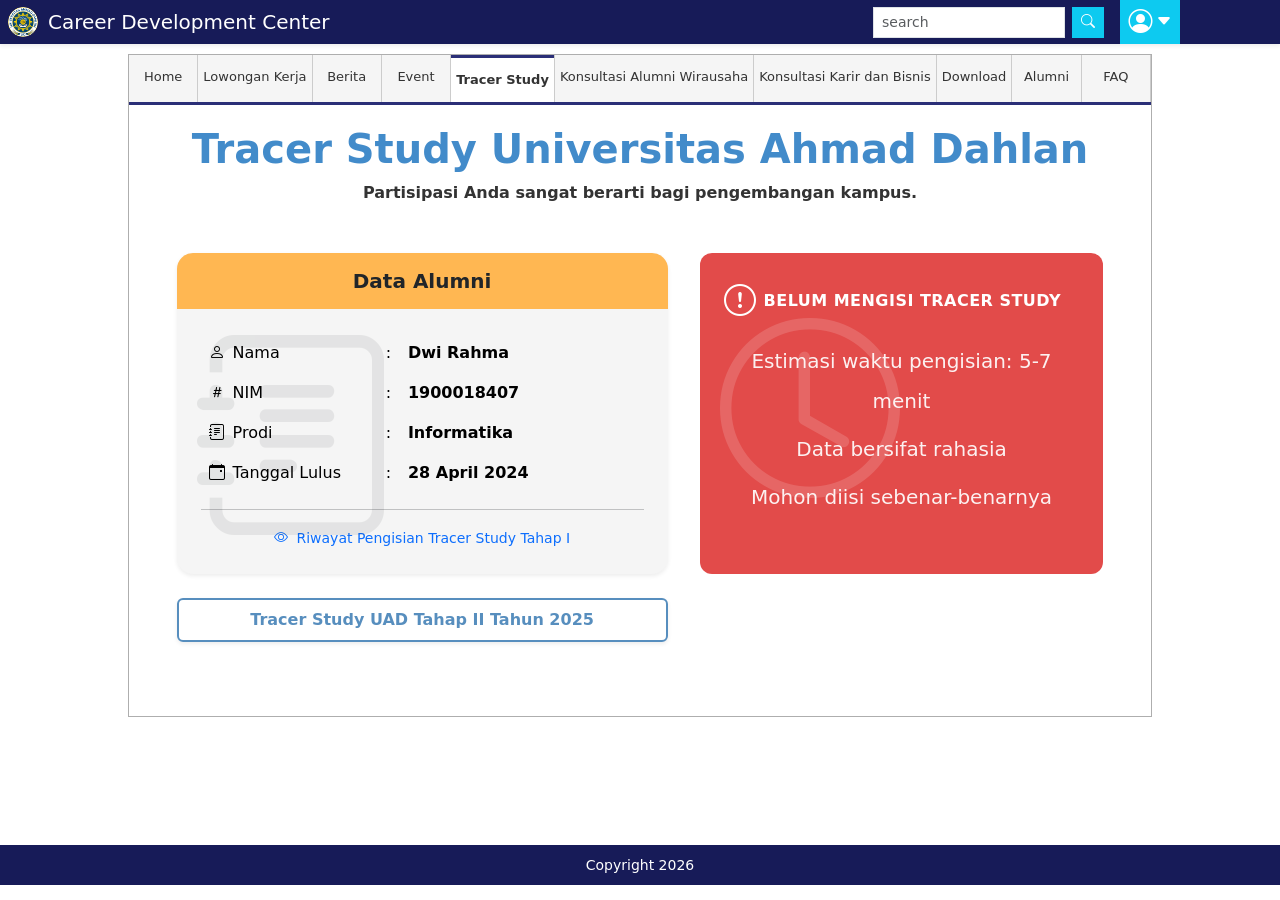
<file: index.html>
<!DOCTYPE html>
<html lang="en">

<head>
    <meta charset="UTF-8">
    <meta name="viewport" content="width=device-width, initial-scale=1.0">
    <title>Tracer Study UAD Tahap II</title>
    <link rel="preconnect" href="https://fonts.googleapis.com">
    <link rel="preconnect" href="https://fonts.gstatic.com" crossorigin>
    <link href="https://fonts.googleapis.com/css2?family=Libre+Baskerville:ital,wght@0,400;0,700;1,400&family=Open+Sans:ital,wght@0,300..800;1,300..800&display=swap" rel="stylesheet">
    <link href="https://cdn.jsdelivr.net/npm/bootstrap@5.3.0/dist/css/bootstrap.min.css" rel="stylesheet">
    <link rel="stylesheet" href="https://cdn.jsdelivr.net/npm/bootstrap-icons@1.11.0/font/bootstrap-icons.css">
    <link rel="stylesheet" href="style.css">
</head>

<body>
    <!-- navigation bar cdc -->
    <nav class="navbar custom-navbar shadow-sm p-0 navbar-expand-lg">
        <div class="container-fluid p-0 ps-2">
            <a class="navbar-brand text-white d-flex align-items-center" href="#">
                <img src="asset/Logo-UAD-Berwarna.png" alt="logo" class="navbar-logo">
                <span class="fw-light d-none d-md-inline">Career Development Center</span>
                <span class="fw-light d-inline d-md-none">CDC</span>
            </a>

            <button class="navbar-toggler border-0 d-md-none me-3 my-custom-toggler" type="button" data-bs-toggle="collapse" style="background-color: #25CCF7;" data-bs-target="#navbarContent">
                <i class="bi bi-list text-white"></i>
            </button>

            <div class="d-flex align-items-center h-100 gap-3 d-none d-md-flex">
                <div class="input-group search-box">
                    <input type="text" class="form-control form-control-sm rounded-0" placeholder="search">
                    <button class="btn btn-info btn-sm text-white rounded-0" type="button"><i class="bi bi-search"></i></button>
                </div>
                <div class="profile-dropdown bg-info rounded-cube px-2 py-1 d-flex align-items-center gap-1">
                    <i class="bi bi-person-circle text-white fs-4"></i>
                    <i class="bi bi-caret-down-fill text-white"></i>
                </div>
            </div>
        </div>
    </nav>

    <div class="container-tab">
        <!-- menu bar cdc -->
        <div class="collapse navbar-collapse" id="navbarContent">
            <div class="menu-bar">
                <ul class="menu-list">
                    <li class="nav-item"><a href="#">Home</a></li>
                    <li class="nav-item"><a href="#">Lowongan Kerja</a></li>
                    <li class="nav-item"><a href="#">Berita</a></li>
                    <li class="nav-item"><a href="#">Event</a></li>
                    <li class="nav-item"><a class="active" href="#">Tracer Study</a></li>
                    <li class="nav-item"><a href="#">Konsultasi Alumni Wirausaha</a></li>
                    <li class="nav-item"><a href="#">Konsultasi Karir dan Bisnis</a></li>
                    <li class="nav-item"><a href="#">Download</a></li>
                    <li class="nav-item"><a href="#">Alumni</a></li>
                    <li class="nav-item"><a href="#">FAQ</a></li>
                </ul>
            </div>
        </div>
        <div class="text-center mb-5">
            <h1 class="text-primary-dark fw-bold" style="color: #428BCA">Tracer Study Universitas Ahmad Dahlan</h1>
            <p class="fw-bold" style="color: #333333">Partisipasi Anda sangat berarti bagi pengembangan kampus.</p>
        </div>

        <!-- bagian card -->
        <div class="row row-cols-1 row-cols-md-2 g-4 justify-content-center mb-4">
            <div class="col-md-6 px-3">
                <!-- card data alumni -->
                <div class="card h-100 border-0 shadow-sm rounded-4 overflow-hidden" style="background-color: #f5f5f5">
                    <div class="card-header border-0 py-3 text-center" style="background-color: #ffb752;">
                        <h5 class="mb-0 fw-bold">Data Alumni</h5>
                    </div>
                    <div class="card-body p-4 position-relative">
                        <i class="bi bi-journal-text position-absolute" style="font-size: 200px; left: 20px; top: 50%; opacity: 0.08; z-index: 0; pointer-events: none; transform: translateY(-50%);"></i>
                        <table class="table table-borderless position-relative mb-0" style="z-index: 1; background-color: transparent;">
                            <tr style="background: transparent;">
                                <td width="40%" class="text-nowrap" style="background: transparent;"><i class="bi bi-person me-2"></i>Nama</td>
                                <td width="5%" style="background: transparent;">:</td>
                                <td class="fw-bold" style="background: transparent;">Dwi Rahma</td>
                            </tr>
                            <tr>
                                <td class="text-nowrap" style="background-color: transparent;"><i class="bi bi-hash me-2"></i>NIM</td>
                                <td style="background: transparent;">:</td>
                                <td class="fw-bold" style="background: transparent;">1900018407</td>
                            </tr>
                            <tr>
                                <td class="text-nowrap" style="background-color: transparent;"><i class="bi bi-journal-text me-2"></i>Prodi</td>
                                <td style="background: transparent;">:</td>
                                <td class="fw-bold" style="background: transparent;">Informatika</td>
                            </tr>
                            <tr>
                                <td class="text-nowrap" style="background-color: transparent;"><i class="bi bi-calendar-event me-2"></i>Tanggal Lulus</td>
                                <td style="background: transparent;">:</td>
                                <td class="fw-bold" style="background: transparent">28 April 2024</td>
                            </tr>
                        </table>
                        <hr>
                        <div class="text-center">
                            <a href="#" class="text-decoration-none small text-primary">
                                <i class="bi bi-eye me-1"></i> Riwayat Pengisian Tracer Study Tahap I
                            </a>
                        </div>
                    </div>
                </div>
            </div>
            <!-- card informasi tracer study -->
            <div class="col-md-5 px-3">
                <div class="card h-100 border-0 text-white position-relative overflow-hidden" style="background-color: #E24B4A; border-radius: 12px;">
                    <i class="bi bi-clock position-absolute" style="font-size: 180px; left: 5%; top: 50%; transform: translateY(-50%); opacity: 0.15; z-index: 0; pointer-events: none;"></i>
                    <div class="card-body p-4 position-relative" style="z-index: 1;">
                        <div class="d-flex align-items-center gap-2 mb-3">
                            <i class="bi bi-exclamation-circle fs-2"></i>
                            <span class="tracer-title text-md-nowrap text-md-wrap fw-bold fs-6 fs-md-6" style="letter-spacing: 0.03em;">BELUM MENGISI TRACER STUDY</span>
                        </div>
                        <div class="text-center d-flex flex-column gap-2" style="opacity: 0.92; font-size: 20px; line-height: 2; font-weight: 100;">
                            <p class="mb-0">Estimasi waktu pengisian: 5-7 menit</p>
                            <p class="mb-0">Data bersifat rahasia</p>
                            <p class="mb-0">Mohon diisi sebenar-benarnya</p>
                        </div>
                    </div>
                </div>
            </div>
        </div>

        <div class="row g-4 justify-content-center mb-4">
            <div class="tracer-button col-md-6 px-3">
                <a href="tracer_form1.html" class="btn-tracer rounded-2 p-2 text-center d-block shadow-sm">
                    <span class="mb-0 fw-bold d-block">Tracer Study UAD Tahap II Tahun 2025</span>
                </a>
            </div>
            <div class="col-md-5 d-none d-md-block"></div>
        </div>
        <div style="height: 50px;"></div>
    </div>

    <div style="height: 70px;"></div>
    <footer class="footer mt-5 py-2 text-center text-white" style="background-color: #171b58;">
        <div class="container">
            <span class="small">Copyright 2026</span>
        </div>
    </footer>
    <script src="https://cdn.jsdelivr.net/npm/bootstrap@5.3.0/dist/js/bootstrap.bundle.min.js"></script>
</body>

</html>
</file>
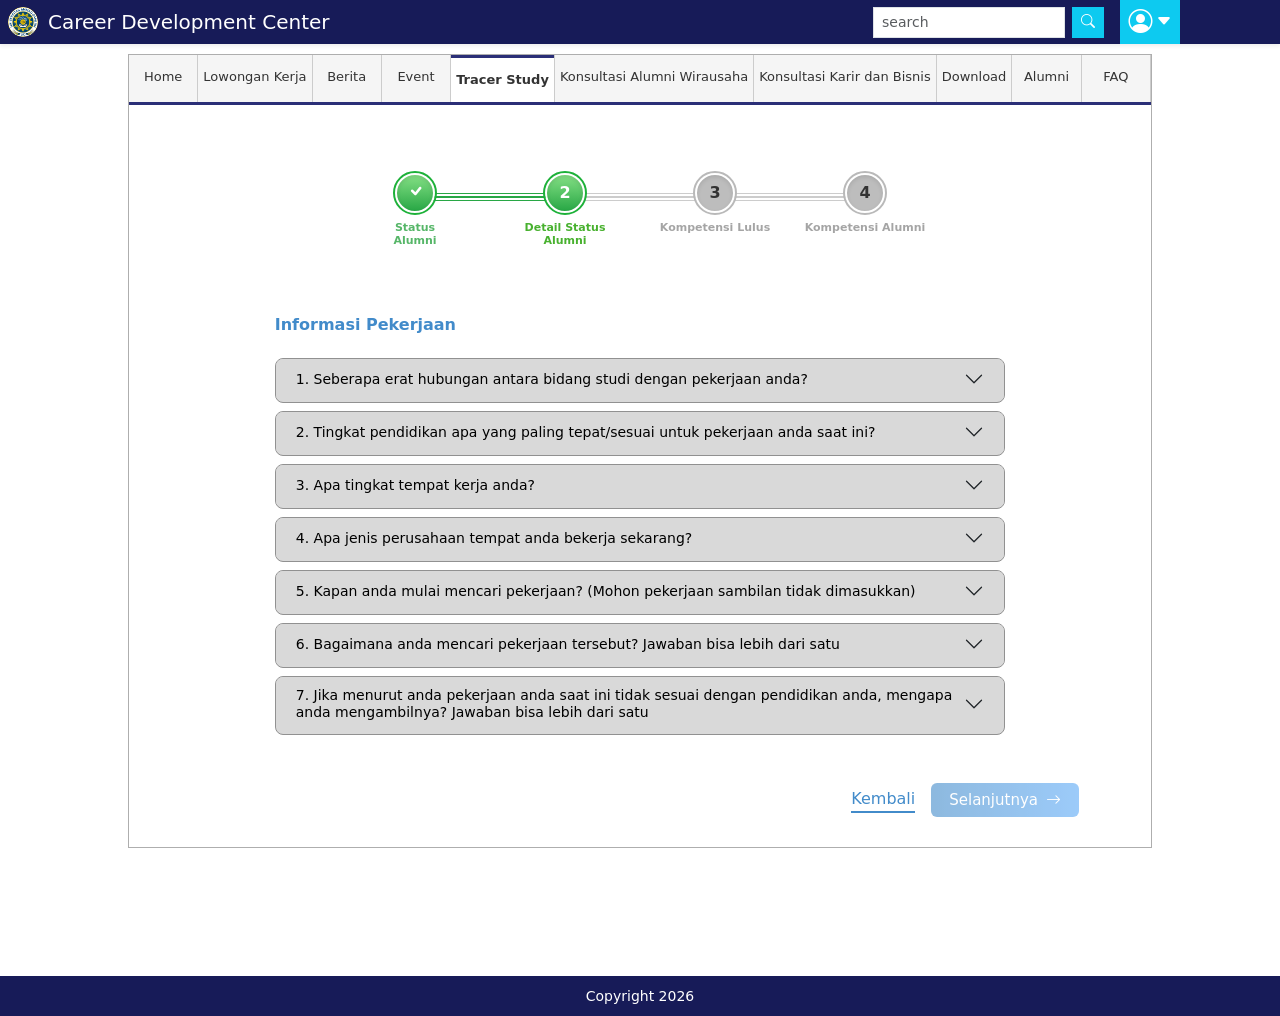
<file: coba.html>
<!DOCTYPE html>
<html lang="en">

<head>
    <meta charset="UTF-8">
    <meta name="viewport" content="width=device-width, initial-scale=1.0">
    <title>Tracer Study UAD Tahap II</title>
    <link rel="preconnect" href="https://fonts.googleapis.com">
    <link rel="preconnect" href="https://fonts.gstatic.com" crossorigin>
    <link href="https://fonts.googleapis.com/css2?family=Libre+Baskerville:ital,wght@0,400;0,700;1,400&family=Open+Sans:ital,wght@0,300..800;1,300..800&display=swap" rel="stylesheet">
    <link href="https://cdn.jsdelivr.net/npm/bootstrap@5.3.0/dist/css/bootstrap.min.css" rel="stylesheet">
    <link rel="stylesheet" href="https://cdn.jsdelivr.net/npm/bootstrap-icons@1.11.0/font/bootstrap-icons.css">
    <link rel="stylesheet" href="style.css">
</head>

<body>
    <nav class="navbar custom-navbar shadow-sm p-0">
        <div class="container-fluid p-0 ps-2">
            <a class="navbar-brand text-white d-flex align-items-center" href="#">
                <img src="asset/Logo-UAD-Berwarna.png" alt="logo" class="navbar-logo">
                <span class="fw-light d-none d-md-inline">Career Development Center</span>
                <span class="fw-light d-inline d-md-none">CDC</span>
            </a>

            <button class="navbar-toggler border-0 d-md-none me-3 my-custom-toggler" type="button" data-bs-toggle="collapse" style="background-color: #25CCF7;" data-bs-target="#navbarContent">
                <i class="bi bi-list text-white"></i>
            </button>

            <div class="d-flex align-items-center h-100 gap-3 d-none d-md-flex">
                <div class="input-group search-box">
                    <input type="text" class="form-control form-control-sm rounded-0" placeholder="search">
                    <button class="btn btn-info btn-sm text-white rounded-0" type="button"><i class="bi bi-search"></i></button>
                </div>
                <div class="profile-dropdown bg-info rounded-cube px-2 py-1 d-flex align-items-center gap-1">
                    <i class="bi bi-person-circle text-white fs-4"></i>
                    <i class="bi bi-caret-down-fill text-white"></i>
                </div>
            </div>
        </div>
    </nav>

    <div class="container-tab tracer-form2">
        <div class="collapse navbar-collapse" id="navbarContent">
            <div class="menu-bar">
                <ul class="menu-list">
                    <li class="nav-item"><a href="#">Home</a></li>
                    <li class="nav-item"><a href="#">Lowongan Kerja</a></li>
                    <li class="nav-item"><a href="#">Berita</a></li>
                    <li class="nav-item"><a href="#">Event</a></li>
                    <li class="nav-item"><a class="active" href="#">Tracer Study</a></li>
                    <li class="nav-item"><a href="#">Konsultasi Alumni Wirausaha</a></li>
                    <li class="nav-item"><a href="#">Konsultasi Karir dan Bisnis</a></li>
                    <li class="nav-item"><a href="#">Download</a></li>
                    <li class="nav-item"><a href="#">Alumni</a></li>
                    <li class="nav-item"><a href="#">FAQ</a></li>
                </ul>
            </div>
        </div>

        <div class="container mt-5">
            <div class="stepper-container">
                <div class="stepper-line"></div>
                <div class="stepper-line-progress" style="width: 28%;"></div>

                <div class="step-item completed">
                    <div class="step-circle">1</div>
                    <div class="step-label">Status<br>Alumni</div>
                </div>
                <div class="step-item active">
                    <div class="step-circle">2</div>
                    <div class="step-label">Detail Status<br>Alumni</div>
                </div>
                <div class="step-item">
                    <div class="step-circle">3</div>
                    <div class="step-label">Kompetensi Lulus</div>
                </div>
                <div class="step-item">
                    <div class="step-circle">4</div>
                    <div class="step-label">Kompetensi Alumni</div>
                </div>
            </div>
        </div>

        <div class="mt-5 px-md-4">
            <div style="max-width: 75%; margin: 0 auto;">
                <h6 class="text-primary-dark fw-bold mb-4">Informasi Pekerjaan</h6>
                
                <div class="accordion custom-accordion" id="tracerAccordion">
                    <!-- Pertanyaan 1 -->
                    <div class="accordion-item mb-2">
                        <h2 class="accordion-header">
                            <button class="accordion-button collapsed" type="button" data-bs-toggle="collapse" data-bs-target="#collapse1">
                                1. Seberapa erat hubungan antara bidang studi dengan pekerjaan anda?
                            </button>
                        </h2>
                        <div id="collapse1" class="accordion-collapse collapse" data-bs-parent="#tracerAccordion">
                            <div class="accordion-body">
                                <div class="form-check mb-1">
                                    <input class="form-check-input" type="radio" name="q1" id="q1_1">
                                    <label class="form-check-label" for="q1_1">Sangat Erat</label>
                                </div>
                                <div class="form-check mb-1">
                                    <input class="form-check-input" type="radio" name="q1" id="q1_2">
                                    <label class="form-check-label" for="q1_2">Erat</label>
                                </div>
                                <div class="form-check mb-1">
                                    <input class="form-check-input" type="radio" name="q1" id="q1_3">
                                    <label class="form-check-label" for="q1_3">Cukup Erat</label>
                                </div>
                                <div class="form-check mb-1">
                                    <input class="form-check-input" type="radio" name="q1" id="q1_4">
                                    <label class="form-check-label" for="q1_4">Kurang Erat</label>
                                </div>
                                <div class="form-check mb-1">
                                    <input class="form-check-input" type="radio" name="q1" id="q1_5">
                                    <label class="form-check-label" for="q1_5">Tidak Sama Sekali</label>
                                </div>
                            </div>
                        </div>
                    </div>

                    <!-- Pertanyaan 2 -->
                    <div class="accordion-item mb-2">
                        <h2 class="accordion-header">
                            <button class="accordion-button collapsed" type="button" data-bs-toggle="collapse" data-bs-target="#collapse2">
                                2. Tingkat pendidikan apa yang paling tepat/sesuai untuk pekerjaan anda saat ini?
                            </button>
                        </h2>
                        <div id="collapse2" class="accordion-collapse collapse" data-bs-parent="#tracerAccordion">
                            <div class="accordion-body">
                                <div class="form-check mb-1">
                                    <input class="form-check-input" type="radio" name="q2" id="q2_1">
                                    <label class="form-check-label" for="q2_1">Setingkat Lebih Tinggi</label>
                                </div>
                                <div class="form-check mb-1">
                                    <input class="form-check-input" type="radio" name="q2" id="q2_2">
                                    <label class="form-check-label" for="q2_2">Tingkat yang Sama</label>
                                </div>
                                <div class="form-check mb-1">
                                    <input class="form-check-input" type="radio" name="q2" id="q2_3">
                                    <label class="form-check-label" for="q2_3">Setingkat Lebih Rendah</label>
                                </div>
                                <div class="form-check mb-1">
                                    <input class="form-check-input" type="radio" name="q2" id="q2_4">
                                    <label class="form-check-label" for="q2_4">Tidak Perlu Pendidikan Tinggi</label>
                                </div>
                            </div>
                        </div>
                    </div>

                    <!-- Pertanyaan 3 -->
                    <div class="accordion-item mb-2">
                        <h2 class="accordion-header">
                            <button class="accordion-button collapsed" type="button" data-bs-toggle="collapse" data-bs-target="#collapse3">
                                3. Apa tingkat tempat kerja anda?
                            </button>
                        </h2>
                        <div id="collapse3" class="accordion-collapse collapse" data-bs-parent="#tracerAccordion">
                            <div class="accordion-body">
                                <div class="form-check mb-1">
                                    <input class="form-check-input" type="radio" name="q3" id="q3_1">
                                    <label class="form-check-label" for="q3_1">Lokal/wilayah/wiraswasta tidak berbadan hukum</label>
                                </div>
                                <div class="form-check mb-1">
                                    <input class="form-check-input" type="radio" name="q3" id="q3_2">
                                    <label class="form-check-label" for="q3_2">Nasional/wiraswasta berbadan hukum</label>
                                </div>
                                <div class="form-check mb-1">
                                    <input class="form-check-input" type="radio" name="q3" id="q3_3">
                                    <label class="form-check-label" for="q3_3">Multinasional/Internasional</label>
                                </div>
                            </div>
                        </div>
                    </div>

                    <!-- Pertanyaan 4 -->
                    <div class="accordion-item mb-2">
                        <h2 class="accordion-header">
                            <button class="accordion-button collapsed" type="button" data-bs-toggle="collapse" data-bs-target="#collapse4">
                                4. Apa jenis perusahaan tempat anda bekerja sekarang?
                            </button>
                        </h2>
                        <div id="collapse4" class="accordion-collapse collapse" data-bs-parent="#tracerAccordion">
                            <div class="accordion-body">
                                <div class="form-check mb-1">
                                    <input class="form-check-input q4-radio" type="radio" name="q4" id="q4_1">
                                    <label class="form-check-label" for="q4_1">Instansi pemerintah</label>
                                </div>
                                <div class="form-check mb-1">
                                    <input class="form-check-input q4-radio" type="radio" name="q4" id="q4_2">
                                    <label class="form-check-label" for="q4_2">BUMN/BUMD</label>
                                </div>
                                <div class="form-check mb-1">
                                    <input class="form-check-input q4-radio" type="radio" name="q4" id="q4_3">
                                    <label class="form-check-label" for="q4_3">Institusi/Organisasi Multilateral</label>
                                </div>
                                <div class="form-check mb-1">
                                    <input class="form-check-input q4-radio" type="radio" name="q4" id="q4_4">
                                    <label class="form-check-label" for="q4_4">Organisasi non-profil/Lembaga</label>
                                </div>
                                <div class="form-check mb-1">
                                    <input class="form-check-input q4-radio"  type="radio" name="q4" id="q4_5">
                                    <label class="form-check-label" for="q4_5">Swadaya Masyarakat</label>
                                </div>
                                <div class="form-check mb-1">
                                    <input class="form-check-input q4-radio" type="radio" name="q4" id="q4_6">
                                    <label class="form-check-label" for="q4_6">Perusahaan Swasta</label>
                                </div>
                                <div class="form-check mb-1">
                                    <input class="form-check-input q4-radio" type="radio" name="q4" id="q4_7">
                                    <label class="form-check-label" for="q4_7">Wiraswasta/perusahaan sendiri</label>
                                </div>
                                <div class="form-check mb-1">
                                    <input class="form-check-input q4-radio" type="radio" name="q4" id="q4_8">
                                    <label class="form-check-label" for="q4_8">Lainnya, tuliskan:</label><br>
                                    <input type="text" id="q4_8_text" class="form-control form-control-sm other-radio mt-1" style="max-width: 250px;" disabled>
                                </div>
                            </div>
                        </div>
                    </div>

                    <div class="accordion-item mb-2">
                        <h2 class="accordion-header">
                            <button class="accordion-button collapsed" type="button" data-bs-toggle="collapse" data-bs-target="#collapse5">
                                5. Kapan anda mulai mencari pekerjaan? (Mohon pekerjaan sambilan tidak dimasukkan)
                            </button>
                        </h2>
                        <div id="collapse5" class="accordion-collapse collapse" data-bs-parent="#tracerAccordion">
                            <div class="accordion-body">
                                <div class="form-check mb-1">
                                    <input class="form-check-input" type="radio" name="q5" id="q5_1">
                                    <label class="form-check-label" for="q5_1">Sebelum Lulus</label>
                                </div>
                                <div class="form-check mb-1">
                                    <input class="form-check-input" type="radio" name="q5" id="q5_2">
                                    <label class="form-check-label" for="q5_2">Sesudah Lulus</label>
                                </div>
                                <div class="form-check mb-1">
                                    <input class="form-check-input" type="radio" name="q5" id="q5_3">
                                    <label class="form-check-label" for="q5_3">Saya tidak mencari kerja</label>
                                </div>
                            </div>
                        </div>
                    </div>

                    <div class="accordion-item mb-2">
                        <h2 class="accordion-header">
                            <button class="accordion-button collapsed" type="button" data-bs-toggle="collapse" data-bs-target="#collapse6">
                                6. Bagaimana anda mencari pekerjaan tersebut? Jawaban bisa lebih dari satu
                            </button>
                        </h2>
                        <div id="collapse6" class="accordion-collapse collapse" data-bs-parent="#tracerAccordion">
                            <div class="accordion-body">
                                <div class="form-check mb-1">
                                    <input class="form-check-input" type="checkbox" name="q6" id="q6_1">
                                    <label class="form-check-label" for="q6_1">Melalui iklan di koran/majalah</label>
                                </div>
                                <div class="form-check mb-1">
                                    <input class="form-check-input" type="checkbox" name="q6" id="q6_2">
                                    <label class="form-check-label" for="q6_2">Melamar ke perusahaan tanpa mengetahui lowongan yang ada</label>
                                </div>
                                <div class="form-check mb-1">
                                    <input class="form-check-input" type="checkbox" name="q6" id="q6_3">
                                    <label class="form-check-label" for="q6_3">Pergi ke bursa/pameran kerja</label>
                                </div>
                                <div class="form-check mb-1">
                                    <input class="form-check-input" type="checkbox" name="q6" id="q6_4">
                                    <label class="form-check-label" for="q6_4">Mencari lewat internet/iklan online/milis</label>
                                </div>
                                <div class="form-check mb-1">
                                    <input class="form-check-input" type="checkbox" name="q6" id="q6_5">
                                    <label class="form-check-label" for="q6_5">Dihubungi oleh perusahaan</label>
                                </div>
                                <div class="form-check mb-1">
                                    <input class="form-check-input" type="checkbox" name="q6" id="q6_6">
                                    <label class="form-check-label" for="q6_6">Menghubungi Kemenakertrans</label>
                                </div>
                                <div class="form-check mb-1">
                                    <input class="form-check-input" type="checkbox" name="q6" id="q6_7">
                                    <label class="form-check-label" for="q6_7">Memperoleh informasi dari pusat/kantor pengembangan karir fakultas/universitas</label>
                                </div>
                                <div class="form-check mb-1">
                                    <input class="form-check-input" type="checkbox" name="q6" id="q6_8">
                                    <label class="form-check-label" for="q6_8">Menghubungi kantor kemahasiswaan/hubungan alumni</label>
                                </div>
                                <div class="form-check mb-1">
                                    <input class="form-check-input" type="checkbox" name="q6" id="q6_9">
                                    <label class="form-check-label" for="q6_9">Membangun jejaring (network) sejak masih kuliah</label>
                                </div>
                                <div class="form-check mb-1">
                                    <input class="form-check-input" type="checkbox" name="q6" id="q6_10">
                                    <label class="form-check-label" for="q6_10">Melalui relasi (misalnya dosen, orang tua, saudara, teman, dll.)</label>
                                </div>
                                <div class="form-check mb-1">
                                    <input class="form-check-input" type="checkbox" name="q6" id="q6_11">
                                    <label class="form-check-label" for="q6_11">Melalui penempatan kerja atau magang</label>
                                </div>
                                <div class="form-check mb-1">
                                    <input class="form-check-input" type="checkbox" name="q6" id="q6_12">
                                    <label class="form-check-label" for="q6_12">Bekerja di tempat yang sama dengan tempat kerja semasa kuliah</label>
                                </div>
                                <div class="form-check mb-1">
                                    <input class="form-check-input q6-group" type="checkbox" name="q6" id="q6_13">
                                    <label class="form-check-label" for="q6_13">Lainnya, tuliskan:</label>
                                    <input type="text" id="q6_13_text" class="form-control form-control-sm other-radio mt-1" style="max-width: 200px;" disabled>
                                </div>
                            </div>
                        </div>
                    </div>

                    <div class="accordion-item mb-2">
                        <h2 class="accordion-header">
                            <button class="accordion-button collapsed" type="button" data-bs-toggle="collapse" data-bs-target="#collapse7">
                                7. Jika menurut anda pekerjaan anda saat ini tidak sesuai dengan pendidikan anda, mengapa anda mengambilnya? Jawaban bisa lebih dari satu
                            </button>
                        </h2>
                        <div id="collapse7" class="accordion-collapse collapse" data-bs-parent="#tracerAccordion">
                            <div class="accordion-body">
                                <div class="form-check mb-1">
                                    <input class="form-check-input" type="checkbox" name="q7" id="q7_1">
                                    <label class="form-check-label" for="q7_1">Pertanyaan tidak sesuai; pekerjaan saya sekarang sudah sesuai dengan pendidikan saya</label>
                                </div>
                                <div class="form-check mb-1">
                                    <input class="form-check-input" type="checkbox" name="q7" id="q7_2">
                                    <label class="form-check-label" for="q7_2">Saya belum mendaptkan pekerjaan yang sesuai</label>
                                </div>
                                <div class="form-check mb-1">
                                    <input class="form-check-input" type="checkbox" name="q7" id="q7_3">
                                    <label class="form-check-label" for="q7_3">Di pekerjaan ini saya memperoleh prospek karir yang baik</label>
                                </div>
                                <div class="form-check mb-1">
                                    <input class="form-check-input" type="checkbox" name="q7" id="q7_4">
                                    <label class="form-check-label" for="q7_4">Saya lebih suka bekerja di area pekerjaan yang tidak ada hubungannya dengan pendidikan saya</label>
                                </div>
                                <div class="form-check mb-1">
                                    <input class="form-check-input" type="checkbox" name="q7" id="q7_5">
                                    <label class="form-check-label" for="q7_5">Saya dipromosikan ke posisi yang kurang berhubungan dengan pendidikan saya dibanding posisi sebelumnya</label>
                                </div>
                                <div class="form-check mb-1">
                                    <input class="form-check-input" type="checkbox" name="q7" id="q7_6">
                                    <label class="form-check-label" for="q7_6">Saya dapat memperoleh pendapatan yang lebih tinggi di pekerjaan ini</label>
                                </div>
                                <div class="form-check mb-1">
                                    <input class="form-check-input" type="checkbox" name="q7" id="q7_7">
                                    <label class="form-check-label" for="q7_7">Pekerjaan saya saat ini lebih aman/terjamin/secure</label>
                                </div>
                                <div class="form-check mb-1">
                                    <input class="form-check-input" type="checkbox" name="q7" id="q7_8">
                                    <label class="form-check-label" for="q7_8">Pekerjaan saya saat ini lebih menarik</label>
                                </div>
                                <div class="form-check mb-1">
                                    <input class="form-check-input" type="checkbox" name="q7" id="q7_9">
                                    <label class="form-check-label" for="q7_9">Pekerjan saya saat ini lebih memungkinkan saya mengambil pekerjaan tambahan/jadwal yang fleksibel, dll</label>
                                </div>
                                <div class="form-check mb-1">
                                    <input class="form-check-input" type="checkbox" name="q7" id="q7_10">
                                    <label class="form-check-label" for="q7_10">Pekerjaan saya saat ini lokasinya lebih dekat dari rumah saya</label>
                                </div>
                                <div class="form-check mb-1">
                                    <input class="form-check-input" type="checkbox" name="q7" id="q7_11">
                                    <label class="form-check-label" for="q7_11">Pekerjaan saya saat ini dapat lebih menjamin kebutuhan keluarga saya</label>
                                </div>
                                <div class="form-check mb-1">
                                    <input class="form-check-input" type="checkbox" name="q7" id="q7_12">
                                    <label class="form-check-label" for="q7_12">Pada awal meniti karir, saya harus menerima pekerjaan yang tidak berhubungan dengan pendidikan saya</label>
                                </div>
                                <div class="form-check mb-1">
                                    <input class="form-check-input q7-group" type="checkbox" name="q7" id="q7_13">
                                    <label class="form-check-label" for="q7_13">Lainnya, tuliskan:</label>
                                    <input type="text" id="q7_13_text" class="form-control form-control-sm other-radio mt-1" style="max-width: 200px;" disabled>
                                </div>
                            </div>
                        </div>
                    </div>
                </div>
                <div id="error-message" class="text-danger small mt-2" style="display: none;">
                    *Harap isi semua pertanyaan sebelum melanjutkan
                </div>
            </div>
            <div class="d-flex justify-content-between justify-content-md-end align-items-center gap-3 mt-5 pe-md-5">
                <a href="tracer_form1.html" class="text-decoration-none d-flex align-items-center" style="color: #428BCA;">
                    <i class="bi bi-arrow-left d-md-none btn-back fs-2"></i> <span class="d-none d-md-inline" style="border-bottom: 2px solid #428BCA;">Kembali</span> 
                </a>
                <button type="button" id="btnNext" class="btn btn-next d-flex align-items-center justify-content-center disabled" aria-disabled="true">
                    <span class="d-none d-md-inline me-2">Selanjutnya</span> <i class="bi bi-arrow-right"></i>
                </button>
            </div>
            <div style="height: 30px;"></div>
        </div>
    </div>

    <div style="height: 70px;"></div>
    <footer class="footer mt-5 py-2 text-center text-white" style="background-color: #171b58;">
        <div class="container">
            <span class="small">Copyright 2026</span>
        </div>
    </footer>

    <script src="https://cdn.jsdelivr.net/npm/bootstrap@5.3.0/dist/js/bootstrap.bundle.min.js"></script>
    <script>
        document.querySelectorAll('.form-check-input').forEach(input => {
            input.addEventListener('change', function() {
                const accordionItem = this.closest('.accordion-item');
                if (this.checked) {
                    accordionItem.classList.add('is-answered');
                }
            });
        });
        
        //logika untuk pertanyaan 4
        const q4Radios = document.querySelectorAll('.q4-radio');
        const q4OtherInput = document.getElementById('q4_8_text');
        const q4OtherRadio = document.getElementById('q4_8');

        q4Radios.forEach(radio => {
            radio.addEventListener('change', function(){
                if (q4OtherRadio.checked){
                    q4OtherInput.disabled = false;
                    q4OtherInput.focus();
                }else{
                    q4OtherInput.disabled = true;
                    q4OtherInput.value = '';
                }
            })
        })

        //logika untuk pertanyaan 6
        const q6OtherRadio = document.getElementById('q6_13');
        const q6OtherInput = document.getElementById('q6_13_text');

        q6OtherRadio.addEventListener('change', function(){
            if(this.checked){
                q6OtherInput.disabled = false;
                q6OtherInput.focus();
            }else{
                q6OtherInput.disabled = true;
                q6OtherInput.value = '';
            }
        });

        //logika untuk pertanyaan 7 
        const q7OtherRadio = document.getElementById('q7_13');
        const q7OtherInput = document.getElementById('q7_13_text');

        q7OtherRadio.addEventListener('change', function(){
            if(this.checked){
                q7OtherInput.disabled = false;
                q7OtherInput.focus();
            }else{
                q7OtherInput.disabled = true;
                q7OtherInput.value = '';
            }
        });

        // menangani klik cuma didalam accordion saja
        document.getElementById('tracerAccordion').addEventListener('click', function(e) {
            const accordionBody = e.target.closest('.accordion-body');
                if (!accordionBody) return;
                if (e.target.tagName.toLowerCase() === 'input' || e.target.tagName.toLowerCase() === 'label') {
                    e.stopPropagation();
                    return;
                }
            const collapseElement = accordionBody.closest('.accordion-collapse');
    
            const bsCollapse = bootstrap.Collapse.getInstance(collapseElement);
                if (bsCollapse) {
                bsCollapse.hide();
            }
        });

        const btnNext = document.getElementById('btnNext');
        const questions = ['q1', 'q2', 'q3', 'q4', 'q5', 'q6', 'q7'];
        const errorMessage = document.getElementById('error-message');

        function saveFormData() {
            let tracerData = JSON.parse(localStorage.getItem('tracerData')) || {};

            tracerData.q1 = document.querySelector('input[name="q1"]:checked')?.nextElementSibling.textContent.trim();
            tracerData.q2 = document.querySelector('input[name="q2"]:checked')?.nextElementSibling.textContent.trim();
            tracerData.q3 = document.querySelector('input[name="q3"]:checked')?.nextElementSibling.textContent.trim();

            if (document.getElementById('q4_8').checked) {
                tracerData.q4 = document.getElementById('q4_8_text').value.trim();
            } else {
                tracerData.q4 = document.querySelector('input[name="q4"]:checked')?.nextElementSibling.textContent.trim();
            }

            tracerData.q5 = document.querySelector('input[name="q5"]:checked')?.nextElementSibling.textContent.trim();

            tracerData.q6 = [];
            document.querySelectorAll('input[name="q6"]:checked').forEach(item => {
                if (item.id === 'q6_13') {
                    tracerData.q6.push(document.getElementById('q6_13_text').value.trim());
                } else {
                    tracerData.q6.push(item.nextElementSibling.textContent.trim());
                }
            });

            tracerData.q7 = [];
            document.querySelectorAll('input[name="q7"]:checked').forEach(item => {
                if (item.id === 'q7_13') {
                    tracerData.q7.push(document.getElementById('q7_13_text').value.trim());
                } else {
                    tracerData.q7.push(item.nextElementSibling.textContent.trim());
                }
            });
            localStorage.setItem('tracerData', JSON.stringify(tracerData));
        }

        function updateAnsweredState() {
            document.querySelectorAll('.accordion-item').forEach(item => {
                const checked = item.querySelector('input:checked');
                if (checked) {
                    item.classList.add('is-answered');
                } else {
                    item.classList.remove('is-answered');
                }
            });
        }
        
        btnNext.addEventListener('click', function(e) {
            if (this.classList.contains('disabled')) {
                e.preventDefault(); 
                errorMessage.style.display = 'block'; 

                questions.forEach(qName => {
                    const isChecked = document.querySelector(`input[name="${qName}"]:checked`);
                    let isTextValid = true;
                    if(qName === 'q4' && document.getElementById('q4_8')?.checked&& document.getElementById('q4_8_text').value.trim() === ''){
                        isTextValid = false;
                    }

                    if (qName === 'q6' && document.getElementById('q6_13')?.checked && document.getElementById('q6_13_text').value.trim() === '') {
                        isTextValid = false;
                    }

                    if (qName === 'q7' && document.getElementById('q7_13')?.checked && document.getElementById('q7_13_text').value.trim() === '') {
                        isTextValid = false;
                    }

                    if(!isChecked || !isTextValid){
                        const accordionItem = document.querySelector(`[data-bs-target="#collapse${qName.replace('q', '')}"]`).closest('.accordion-item');
                        accordionItem.classList.remove('shake');
                        void accordionItem.offsetWidth;
                        accordionItem.classList.add('shake');
                    }
                });                
            }else{
                let tracerData = JSON.parse(localStorage.getItem('tracerData')) || {};

                tracerData.q1 = document.querySelector('input[name="q1"]:checked')?.nextElementSibling.textContent.trim();
                tracerData.q2 = document.querySelector('input[name="q2"]:checked')?.nextElementSibling.textContent.trim();
                tracerData.q3 = document.querySelector('input[name="q3"]:checked')?.nextElementSibling.textContent.trim();
                if(document.getElementById('q4_8').checked){
                    tracerData.q4 = document.getElementById('q4_8_text').value.trim();
                }else{
                    tracerData.q4 = document.querySelector('input[name="q4"]:checked')?.nextElementSibling.textContent.trim();
                }

                tracerData.q5 = document.querySelector('input[name="q5"]:checked')?.nextElementSibling.textContent.trim();

                tracerData.q6 = [];
                document.querySelectorAll('input[name="q6"]:checked').forEach(item => {
                    if(item.id === 'q6_13'){
                        tracerData.q6.push(document.getElementById('q6_13_text').value.trim());
                    }else{
                        tracerData.q6.push(item.nextElementSibling.textContent.trim());
                    }
                });

                tracerData.q7 = [];
                document.querySelectorAll('input[name="q7"]:checked').forEach(item => {
                    if(item.id === 'q7_13'){
                        tracerData.q7.push(document.getElementById('q7_13_text').value.trim());
                    }else{
                        tracerData.q7.push(item.nextElementSibling.textContent.trim());
                    }
                });
                localStorage.setItem('tracerData', JSON.stringify(tracerData));
                window.location.href = 'tracer_form2_details.html';
            }
        });

        function validateForm() {
            let allAnswered = true;
            questions.forEach(qName => {
                const errorMsg = document.getElementById(`error-${qName}`);
                const isChecked = document.querySelector(`input[name="${qName}"]:checked`);
                const accordionItem = document.querySelector(`[data-bs-target="#collapse${qName.replace('q', '')}"]`).closest('.accordion-item');
                const collapseId = qName.replace('q', 'collapse');
                

                let isTextValid = true;
                if (qName === 'q4' && document.getElementById('q4_8')?.checked && document.getElementById('q4_8_text').value.trim() === '') isTextValid = false;
                if (qName === 'q6' && document.getElementById('q6_13')?.checked && document.getElementById('q6_13_text').value.trim() === '') isTextValid = false;
                if (qName === 'q7' && document.getElementById('q7_13')?.checked && document.getElementById('q7_13_text').value.trim() === '') isTextValid = false;

                if (!isChecked || !isTextValid) {
                    allAnswered = false;
                    if(errorMsg) errorMsg.style.display = 'block';
                }else{
                    if(errorMsg) errorMsg.style.display = 'none';
                }
            });

            if (allAnswered) {
                btnNext.classList.remove('disabled');
                btnNext.removeAttribute('aria-disabled');
                errorMessage.style.display = 'none';
            } else {
                btnNext.classList.add('disabled');
                btnNext.setAttribute('aria-disabled', 'true');
            }
            return allAnswered;
        }
        
        document.querySelectorAll('input').forEach(input => {
            input.addEventListener('change', () => {
                validateForm();
                saveFormData();
            });

            input.addEventListener('input', () => {
                validateForm();
                saveFormData();
            });
        });

        const tracerData = JSON.parse(localStorage.getItem('tracerData'));
        if(tracerData){
            // Q1
            document.querySelectorAll('input[name="q1"]').forEach(radio => {
                if(radio.nextElementSibling.textContent.trim() === tracerData.q1){
                    radio.checked = true;
                }
            });

            // Q2
            document.querySelectorAll('input[name="q2"]').forEach(radio => {
                if(radio.nextElementSibling.textContent.trim() === tracerData.q2){
                    radio.checked = true;
                }
            });

            // Q3
            document.querySelectorAll('input[name="q3"]').forEach(radio => {
                if(radio.nextElementSibling.textContent.trim() === tracerData.q3){
                    radio.checked = true;
                }
            });

            // Q4
            document.querySelectorAll('input[name="q4"]').forEach(radio => {
                const label = document.querySelector(`label[for="${radio.id}"]`).textContent.trim();
                if(label === tracerData.q4){
                    radio.checked = true;
                }
            });

            if(tracerData.q4 &&
                !Array.from(document.querySelectorAll('input[name="q4"]')).some(r => r.nextElementSibling.textContent.trim() === tracerData.q4)){

                q4OtherRadio.dispatchEvent(new Event('change'));
                q6OtherRadio.dispatchEvent(new Event('change'));
                q7OtherRadio.dispatchEvent(new Event('change'));
            }

            // Q5
            document.querySelectorAll('input[name="q5"]').forEach(radio => {
                if(radio.nextElementSibling.textContent.trim() === tracerData.q5){
                    radio.checked = true;
                }
            });

            // Q6
            if(tracerData.q6){
                document.querySelectorAll('input[name="q6"]').forEach(check => {
                    const label = check.nextElementSibling.textContent.trim();

                    if(tracerData.q6.includes(label)){
                        check.checked = true;
                    }
                });

                const customQ6 = tracerData.q6.find(item =>
                    !Array.from(document.querySelectorAll('input[name="q6"]')).some(c => c.nextElementSibling.textContent.trim() === item)
                );

                if(customQ6){
                    document.getElementById('q6_13').checked = true;
                    document.getElementById('q6_13_text').disabled = false;
                    document.getElementById('q6_13_text').value = customQ6;
                }
            }

            // Q7
            if(tracerData.q7){
                document.querySelectorAll('input[name="q7"]').forEach(check => {
                    const label = check.nextElementSibling.textContent.trim();

                    if(tracerData.q7.includes(label)){
                        check.checked = true;
                    }
                });

                const customQ7 = tracerData.q7.find(item =>
                    !Array.from(document.querySelectorAll('input[name="q7"]')).some(c => c.nextElementSibling.textContent.trim() === item)
                );

                if(customQ7){
                    document.getElementById('q7_13').checked = true;
                    document.getElementById('q7_13_text').disabled = false;
                    document.getElementById('q7_13_text').value = customQ7;
                }
            }
            validateForm();
            updateAnsweredState();
        }

    </script>
</body>
</html>
</file>
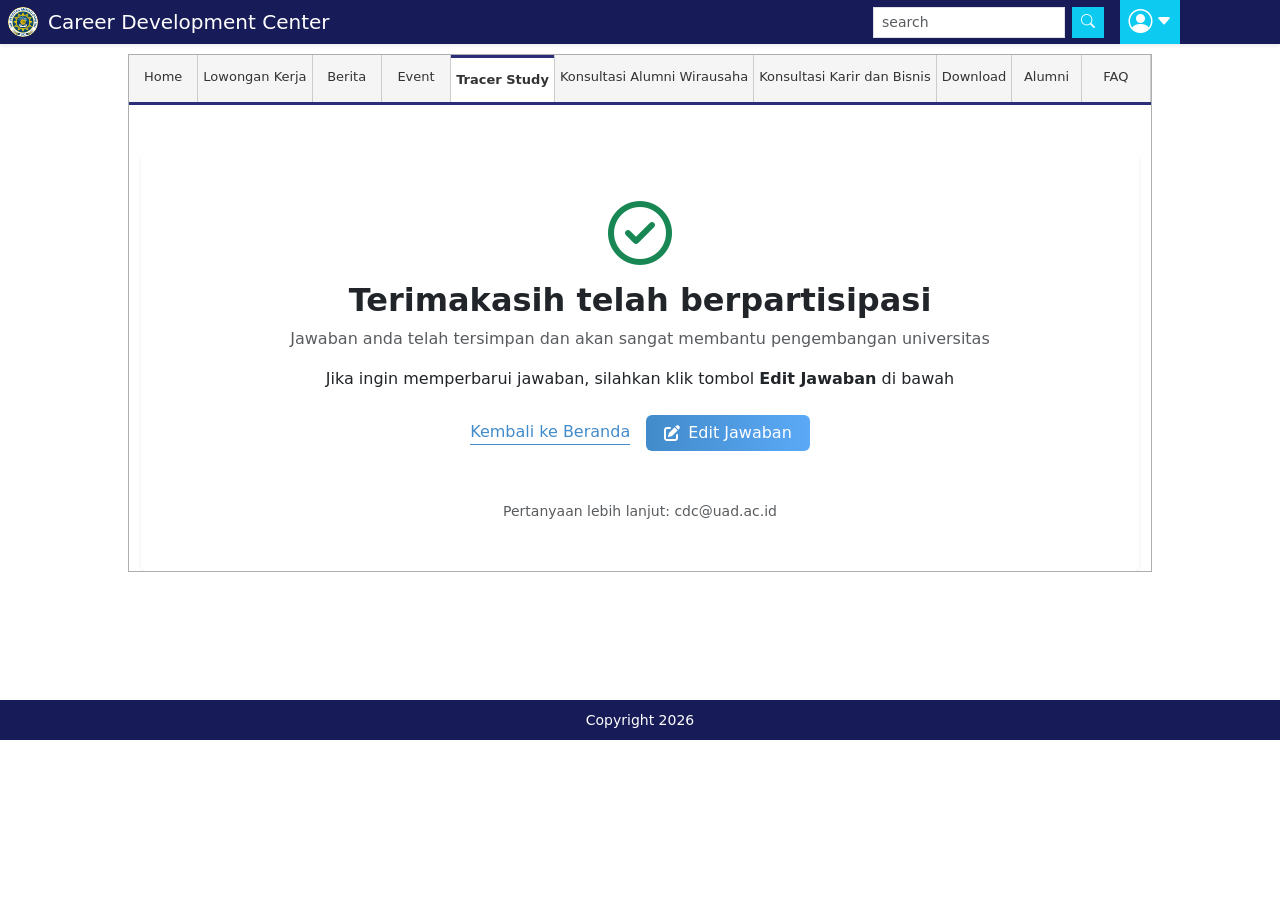
<file: tracer_complete.html>
<!DOCTYPE html>
<html lang="en">
<head>
    <meta charset="UTF-8">
    <meta name="viewport" content="width=device-width, initial-scale=1.0">
    <title>Tracer Study UAD Tahap II</title>
    <link rel="preconnect" href="https://fonts.googleapis.com">
    <link rel="preconnect" href="https://fonts.gstatic.com" crossorigin>
    <link href="https://fonts.googleapis.com/css2?family=Libre+Baskerville:ital,wght@0,400;0,700;1,400&family=Open+Sans:ital,wght@0,300..800;1,300..800&display=swap" rel="stylesheet">
    <link href="https://cdn.jsdelivr.net/npm/bootstrap@5.3.0/dist/css/bootstrap.min.css" rel="stylesheet">
    <link rel="stylesheet" href="https://cdn.jsdelivr.net/npm/bootstrap-icons@1.11.0/font/bootstrap-icons.css">
    <link rel="stylesheet" href="https://cdnjs.cloudflare.com/ajax/libs/font-awesome/6.5.1/css/all.min.css">
    <link rel="stylesheet" href="style.css">
</head>
<body>
    <nav class="navbar custom-navbar shadow-sm p-0">
        <div class="container-fluid p-0 ps-2">

            <a class="navbar-brand text-white d-flex align-items-center" href="#">
                <img src="asset/Logo-UAD-Berwarna.png" alt="logo" class="navbar-logo">
                <span class="fw-light d-none d-md-inline">Career Development Center</span>
                <span class="fw-light d-inline d-md-none">CDC</span>
            </a>

            <button class="navbar-toggler border-0 d-md-none me-3" type="button" style="background-color: #25CCF7; padding: 5px 10px; border-radius: 5px;" data-bs-toggle="collapse" data-bs-target="#navbarContent">
                <i class="bi bi-list text-white"></i>
            </button>

            <div class="d-flex align-items-center h-100 gap-3 d-none d-md-flex">

                <div class="input-group search-box">
                    <input type="text" class="form-control form-control-sm rounded-0" placeholder="search">

                    <button class="btn btn-info btn-sm text-white rounded-0" type="button">
                        <i class="bi bi-search"></i>
                    </button>
                </div>

                <div class="profile-dropdown bg-info rounded-cube px-2 py-1 d-flex align-items-center gap-1">
                    <i class="bi bi-person-circle text-white fs-4"></i>
                    <i class="bi bi-caret-down-fill text-white"></i>
                </div>
            </div>
        </div>
    </nav>

    <div class="container-tab tracer-form4">
        <div class="collapse navbar-collapse" id="navbarContent">
            <div class="menu-bar">
                <ul class="menu-list">
                    <li class="nav-item"><a href="#">Home</a></li>
                    <li class="nav-item"><a href="#">Lowongan Kerja</a></li>
                    <li class="nav-item"><a href="#">Berita</a></li>
                    <li class="nav-item"><a href="#">Event</a></li>
                    <li class="nav-item"><a class="active" href="#">Tracer Study</a></li>
                    <li class="nav-item"><a href="#">Konsultasi Alumni Wirausaha</a></li>
                    <li class="nav-item"><a href="#">Konsultasi Karir dan Bisnis</a></li>
                    <li class="nav-item"><a href="#">Download</a></li>
                    <li class="nav-item"><a href="#">Alumni</a></li>
                    <li class="nav-item"><a href="#">FAQ</a></li>
                </ul>
            </div>
        </div>

        <div class="container mt-5">
            <div class="card shadow-sm border-0 p-5 text-center" style="border: 1px solid #ccc;">
                <div class="mb-3">
                    <i class="fa-regular fa-circle-check text-success"></i>
                </div>

                <h2 class="fw-bold fs-2">Terimakasih telah berpartisipasi</h2>
                <p class="text-muted">Jawaban anda telah tersimpan dan akan sangat membantu pengembangan universitas</p>
                <p class="mb-4">Jika ingin memperbarui jawaban, silahkan klik tombol <strong>Edit Jawaban</strong> di bawah</p>

                <div class="d-flex justify-content-center align-items-center gap-3">
                    <a href="tracer_success.html" class="text-decoration-none" style="color: #428BCA; border-bottom: 1px solid #428BCA;">Kembali ke Beranda</a>
                    <button type="button" class="btn btn-edit d-flex align-items-center" id="btnEdit">
                        <i class="fa-solid fa-pen-to-square me-2"></i>Edit Jawaban
                    </button>
                </div>

                <div class="mt-5 text-muted">
                    <small>Pertanyaan lebih lanjut: cdc@uad.ac.id</small>
                </div>
            </div>
        </div>
    </div>

    <div style="height: 70px;"></div>
    <footer class="footer mt-5 py-2 text-center text-white" style="background-color: #171b58;">
        <div class="container">
            <span class="small">Copyright 2026</span>
        </div>
    </footer>

    <script>
        document.getElementById('btnEdit').addEventListener('click', () => {
            window.location.href = 'tracer_form1.html';
        });
    </script>
</body>
</html>
</file>
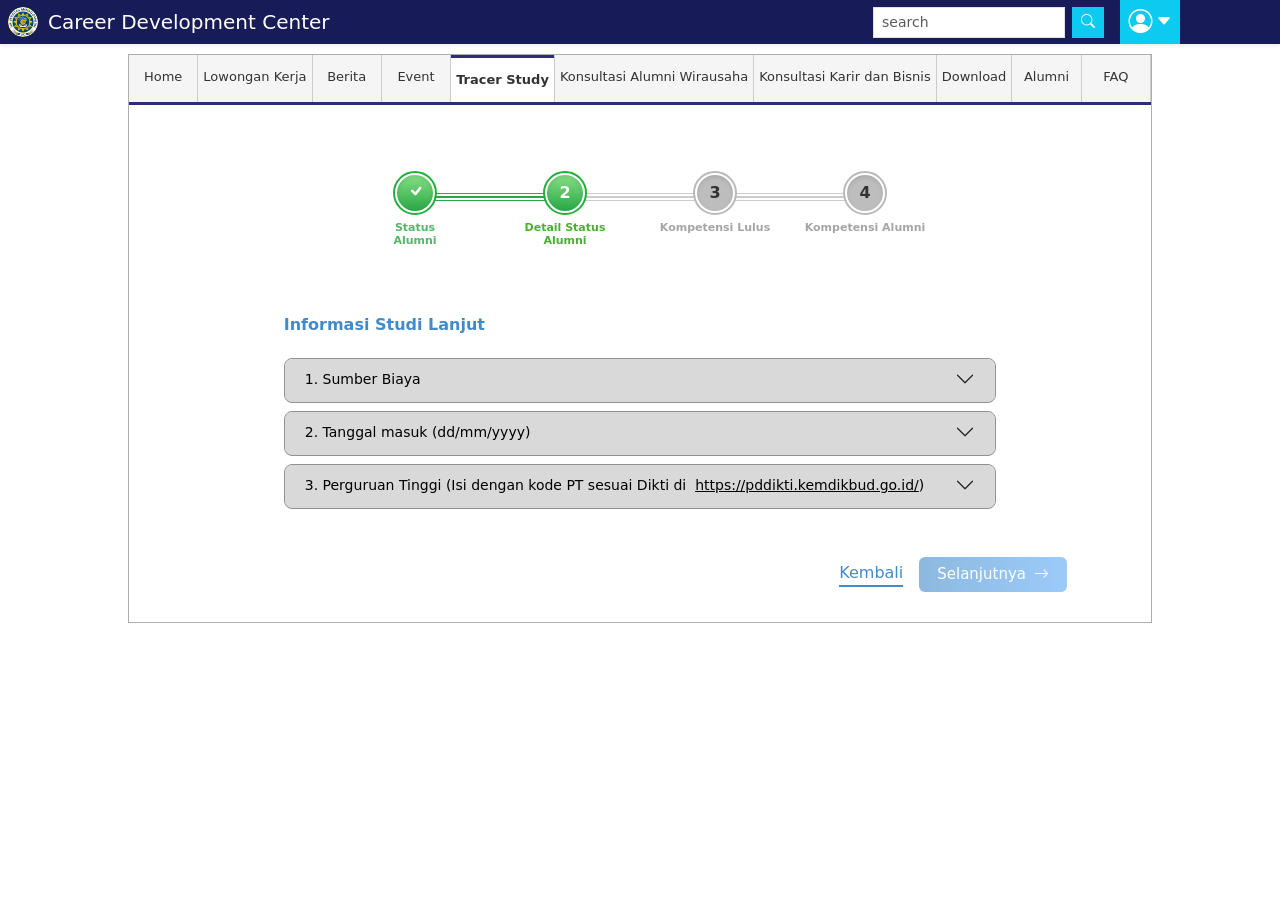
<file: tracer_form2_continuing_study.html>
<!DOCTYPE html>
<html lang="en">
<head>
    <meta charset="UTF-8">
    <meta name="viewport" content="width=device-width, initial-scale=1.0">
    <title>Tracer Study Tahap II</title>
    <link rel="preconnect" href="https://fonts.googleapis.com">
    <link rel="preconnect" href="https://fonts.gstatic.com" crossorigin>
    <link href="https://fonts.googleapis.com/css2?family=Libre+Baskerville:ital,wght@0,400;0,700;1,400&family=Open+Sans:ital,wght@0,300..800;1,300..800&display=swap" rel="stylesheet">
    <link href="https://cdn.jsdelivr.net/npm/bootstrap@5.3.0/dist/css/bootstrap.min.css" rel="stylesheet">
    <link rel="stylesheet" href="https://cdn.jsdelivr.net/npm/bootstrap-icons@1.11.0/font/bootstrap-icons.css">
    <link rel="stylesheet" href="style.css">
</head>
<body>
    <nav class="navbar custom-navbar shadow-sm p-0">
        <div class="container-fluid p-0 ps-2">
            <a class="navbar-brand text-white d-flex align-items-center" href="#">
                <img src="asset/Logo-UAD-Berwarna.png" alt="logo" class="navbar-logo">
                <span class="fw-light d-none d-md-inline">Career Development Center</span>
                <span class="fw-light d-inline d-md-none">CDC</span>
            </a>

            <button class="navbar-toggler border-0 d-md-none me-3 my-custom-toggler" type="button" data-bs-toggle="collapse" style="background-color: #25CCF7;" data-bs-target="#navbarContent">
                <i class="bi bi-list text-white"></i>
            </button>

            <div class="d-flex align-items-center h-100 gap-3 d-none d-md-flex">
                <div class="input-group search-box">
                    <input type="text" class="form-control form-control-sm rounded-0" placeholder="search">
                    <button class="btn btn-info btn-sm text-white rounded-0" type="button"><i class="bi bi-search"></i></button>
                </div>
                <div class="profile-dropdown bg-info rounded-cube px-2 py-1 d-flex align-items-center gap-1">
                    <i class="bi bi-person-circle text-white fs-4"></i>
                    <i class="bi bi-caret-down-fill text-white"></i>
                </div>
            </div>
        </div>
    </nav>

    <div class="container-tab tracer-form1">
        <div class="collapse navbar-collapse" id="navbarContent">
            <div class="menu-bar">
                <ul class="menu-list">
                    <li class="nav-item"><a href="#">Home</a></li>
                    <li class="nav-item"><a href="#">Lowongan Kerja</a></li>
                    <li class="nav-item"><a href="#">Berita</a></li>
                    <li class="nav-item"><a href="#">Event</a></li>
                    <li class="nav-item"><a class="active" href="#">Tracer Study</a></li>
                    <li class="nav-item"><a href="#">Konsultasi Alumni Wirausaha</a></li>
                    <li class="nav-item"><a href="#">Konsultasi Karir dan Bisnis</a></li>
                    <li class="nav-item"><a href="#">Download</a></li>
                    <li class="nav-item"><a href="#">Alumni</a></li>
                    <li class="nav-item"><a href="#">FAQ</a></li>
                </ul>
            </div>
        </div>
        
        <div class="container mt-5">
            <div class="stepper-container">
                <div class="stepper-line"></div>
                <div class="stepper-line-progress" style="width: 28%;"></div>

                <div class="step-item completed">
                    <div class="step-circle">1</div>
                    <div class="step-label">Status<br>Alumni</div>
                </div>
                <div class="step-item active">
                    <div class="step-circle">2</div>
                    <div class="step-label">Detail Status<br>Alumni</div>
                </div>
                <div class="step-item">
                    <div class="step-circle">3</div>
                    <div class="step-label">Kompetensi Lulus</div>
                </div>
                <div class="step-item">
                    <div class="step-circle">4</div>
                    <div class="step-label">Kompetensi Alumni</div>
                </div>
            </div>

            <div class="mt-5 px-md-4">
                <div style="max-width: 75%; margin: 0 auto;">
                    <h6 class="text-primary-dark fw-bold mb-4">Informasi Studi Lanjut</h6>

                    <div class="accordion custom-accordion" id="tracerAccordion">
                        <!-- Pertanyaan 1 -->
                        <div class="accordion-item mb-2">
                            <h2 class="accordion-header">
                                <button class="accordion-button collapsed" type="button" data-bs-toggle="collapse" data-bs-target="#collapse1">
                                    1. Sumber Biaya
                                </button>
                            </h2>
                            <div id="collapse1" class="accordion-collapse collapse" data-bs-parent="#tracerAccordion">
                                <div class="accordion-body">
                                    <div class="form-check mb-1">
                                        <input class="form-check-input" type="radio" name="q1" id="q1_1">
                                        <label class="form-check-label" for="q1_1">Biaya Sendiri</label>
                                    </div>
                                    <div class="form-check mb-1">
                                        <input class="form-check-input" type="radio" name="q1" id="q1_2">
                                        <label class="form-check-label" for="q1_2">Beasiswa</label>
                                    </div>
                                    <div class="form-check mb-1">
                                        <input class="form-check-input" type="radio" name="q1" id="q1_3">
                                        <label class="form-check-label" for="q1_3">Tidak/belum studi lanjut</label>
                                    </div>
                                </div>
                            </div>
                        </div>

                        <!-- Pertanyaan 2 -->
                        <div class="accordion-item mb-2">
                            <h2 class="accordion-header">
                                <button class="accordion-button collapsed" type="button" data-bs-toggle="collapse" data-bs-target="#collapse2">
                                    2. Tanggal masuk (dd/mm/yyyy)
                                </button>
                            </h2>
                            <div id="collapse2" class="accordion-collapse collapse" data-bs-parent="#tracerAccordion">
                                <div class="accordion-body">
                                    <div class="col-md-6">
                                        <input type="date" class="form-control input-field answer-input" id="entryDate">
                                    </div>
                                </div>
                            </div>
                        </div>

                        <!-- Pertanyaan 3 -->
                        <div class="accordion-item mb-2">
                            <h2 class="accordion-header">
                                <button class="accordion-button collapsed" type="button" data-bs-toggle="collapse" data-bs-target="#collapse3">
                                    3. Perguruan Tinggi (Isi dengan kode PT sesuai Dikti di &nbsp;<a href="https://pddikti.kemdikbud.go.id/" target="_blank" style="color: black;">https://pddikti.kemdikbud.go.id/</a>)
                                </button>
                            </h2>
                            <div id="collapse3" class="accordion-collapse collapse" data-bs-parent="#tracerAccordion">
                                <div class="accordion-body">
                                    <div class="col-md-6">
                                        <input type="text" class="form-control input-field answer-input" id="univId" placeholder="cth: 053016" inputmode="numeric" maxlength="6">
                                    </div>
                                </div>
                            </div>
                        </div>
                        <div id="error-message" class="text-danger small mt-2" style="display: none;">
                            *Harap isi semua pertanyaan sebelum melanjutkan
                        </div>
                    </div>
                </div>

                <div class="d-flex justify-content-between justify-content-md-end align-items-center gap-3 mt-5 pe-md-5">
                    <a href="tracer_form1.html" class="text-decoration-none d-flex align-items-center" style="color: #428BCA;">
                        <i class="bi bi-arrow-left d-md-none btn-back fs-2"></i> 
                        <span class="d-none d-md-inline" style="border-bottom: 2px solid #428BCA;">Kembali</span> 
                    </a>
                
                    <button type="button" id="btnNext" class="btn btn-next d-flex align-items-center justify-content-center">
                        <span class="d-none d-md-inline me-2">Selanjutnya</span> <i class="bi bi-arrow-right"></i>
                    </button>
                </div>
                <div style="height: 30px;"></div>
            </div>
        </div>
    </div>

    <script src="https://cdn.jsdelivr.net/npm/bootstrap@5.3.0/dist/js/bootstrap.bundle.min.js"></script>
    <script>
        document.querySelectorAll('.form-check-input').forEach(input => {
            input.addEventListener('change', function() {
                const accordionItem = this.closest('.accordion-item');
                accordionItem.classList.add('is-answered');
            });
        });

        document.getElementById('tracerAccordion').addEventListener('click', function(e) {
            const accordionBody = e.target.closest('.accordion-body');
            if (!accordionBody) return;
            if (e.target.tagName.toLowerCase() === 'input' || e.target.tagName.toLowerCase() === 'label') {
                e.stopPropagation();
                return;
            }
            const collapseElement = accordionBody.closest('.accordion-collapse');
    
            const bsCollapse = bootstrap.Collapse.getInstance(collapseElement);
            if (bsCollapse) {
                bsCollapse.hide();
            }
        });

        const univId = document.getElementById('univId');

        univId.addEventListener('input', function(){
            this.value = this.value.replace(/\D/g, '').slice(0, 6);
        })

        const btnNext = document.getElementById('btnNext');
        const errorMessage = document.getElementById('error-message');
        
        function saveFormData(){
            let tracerData = JSON.parse(localStorage.getItem('tracerData')) || {};

            tracerData.studyCost = document.querySelector('input[name="q1"]:checked')?.nextElementSibling.textContent.trim() || '';
            tracerData.entryDate = document.getElementById('entryDate').value;
            tracerData.univId = document.getElementById('univId').value;
            localStorage.setItem('tracerData', JSON.stringify(tracerData));
        }

        function validateForm() {
            const q1Answered = document.querySelector('input[name="q1"]:checked') !== null;
            const q2Answered = document.getElementById('entryDate').value.trim() !== '';
            const q3Answered = /^\d{6}$/.test(document.getElementById('univId').value);
            const allAnswered = q1Answered && q2Answered && q3Answered;

            if (allAnswered) {
                btnNext.classList.remove('disabled');
                btnNext.removeAttribute('aria-disabled');
                errorMessage.style.display = 'none';
            }else{
                btnNext.classList.add('disabled');
                btnNext.setAttribute('aria-disabled', 'true');
            }
            return allAnswered;
        }

        btnNext.addEventListener('click', function(e) {
            if (!validateForm()) {
                e.preventDefault();
                errorMessage.style.display = 'block';

                if (!document.querySelector('input[name="q1"]:checked')) {
                    document.querySelector('[data-bs-target="#collapse1"]').closest('.accordion-item').classList.add('shake');
                }

                if (document.getElementById('entryDate').value.trim() === '') {
                    document.querySelector('[data-bs-target="#collapse2"]').closest('.accordion-item').classList.add('shake');
                }

                if (!/^\d{6}$/.test(document.getElementById('univId').value.trim())) {
                    document.querySelector('[data-bs-target="#collapse3"]').closest('.accordion-item').classList.add('shake');
                }
            } else {
                saveFormData();
                window.location.href = 'tracer_form3.html';
            }
        });

        document.querySelectorAll('.answer-input').forEach(input => {
            input.addEventListener('input', function() {
                const accordionItem = this.closest('.accordion-item');
                accordionItem.classList.toggle('is-answered', this.value.trim() !== '');
            });
        });

        document.getElementById('entryDate').addEventListener('change', function() {
            const accordionItem = this.closest('.accordion-item');
            accordionItem.classList.add('is-answered');
        });

        document.querySelectorAll('.form-check-input, .answer-input').forEach(input => {
            input.addEventListener('change', () => {
                validateForm();
                saveFormData();
            });

            input.addEventListener('input', () => {
                validateForm();
                saveFormData();
            });
        });


        const tracerData = JSON.parse(localStorage.getItem('tracerData'));
        if(tracerData){
            document.querySelectorAll('input[name="q1"]').forEach(radio => {
                if(radio.nextElementSibling.textContent.trim() === tracerData.studyCost){
                    radio.checked = true;
                }
            });

            if(tracerData.entryDate){
                document.getElementById('entryDate').value = tracerData.entryDate;
            }

            if(tracerData.univId){
                document.getElementById('univId').value = tracerData.univId;
            }

            document.querySelectorAll('.accordion-item').forEach(item => {
                const checked = item.querySelector('input:checked');
                const textInput = item.querySelector('.answer-input');

                if(checked || textInput && textInput.value.trim() !== ''){
                    item.classList.add('is-answered');
                }
            });
        }

        validateForm();
    </script>
</body>
</html>
</file>
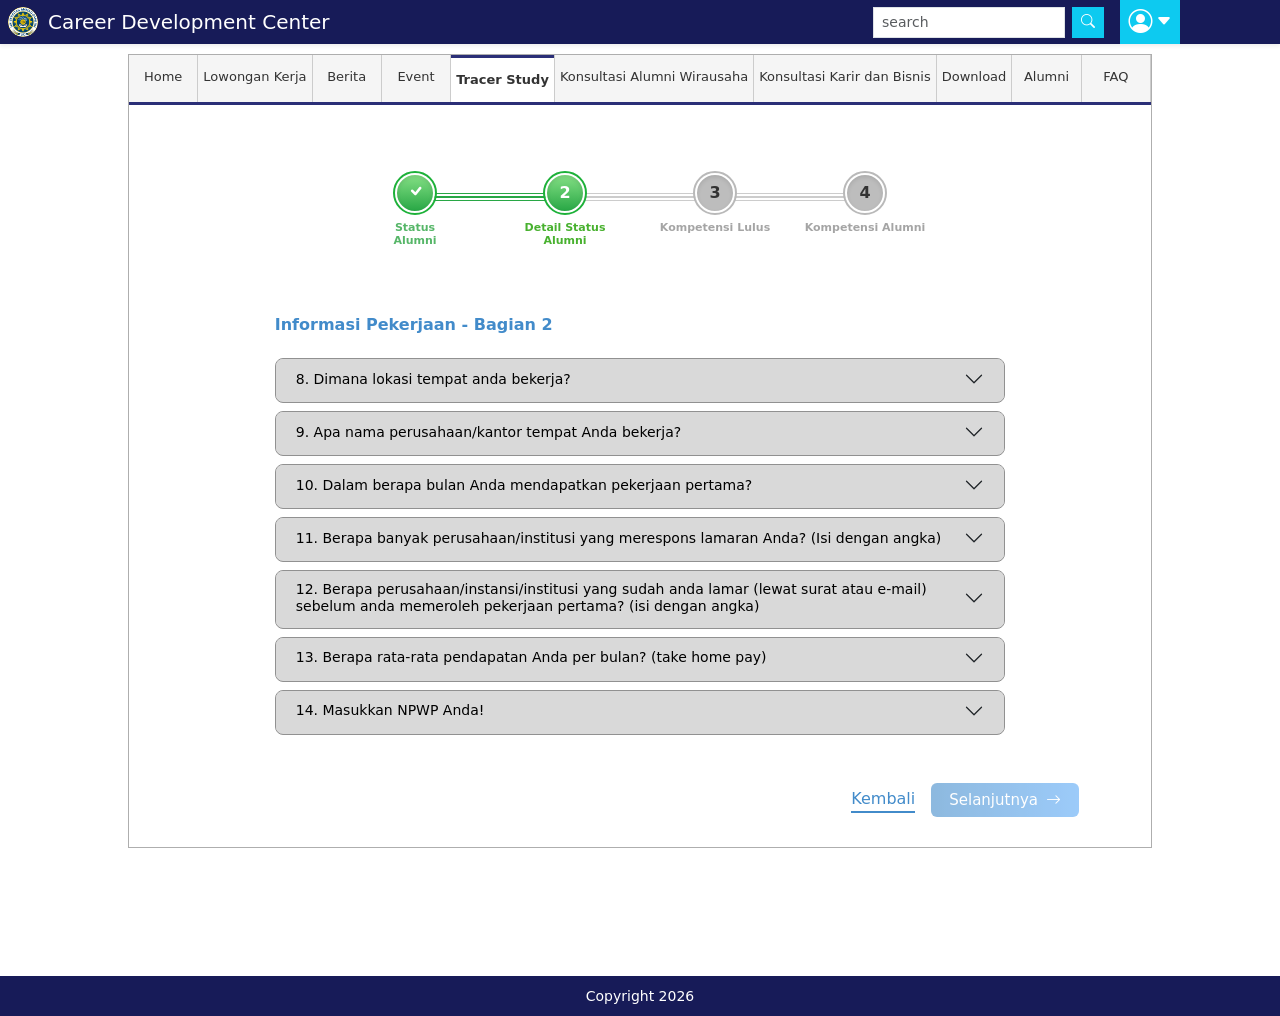
<file: tracer_form2_details.html>
<!DOCTYPE html>
<html lang="en">

<head>
    <meta charset="UTF-8">
    <meta name="viewport" content="width=device-width, initial-scale=1.0">
    <title>Tracer Study UAD Tahap II</title>
    <link rel="preconnect" href="https://fonts.googleapis.com">
    <link rel="preconnect" href="https://fonts.gstatic.com" crossorigin>
    <link href="https://fonts.googleapis.com/css2?family=Libre+Baskerville:ital,wght@0,400;0,700;1,400&family=Open+Sans:ital,wght@0,300..800;1,300..800&display=swap" rel="stylesheet">
    <link href="https://cdn.jsdelivr.net/npm/bootstrap@5.3.0/dist/css/bootstrap.min.css" rel="stylesheet">
    <link rel="stylesheet" href="https://cdn.jsdelivr.net/npm/bootstrap-icons@1.11.0/font/bootstrap-icons.css">
    <link rel="stylesheet" href="style.css">
</head>

<body>
    <nav class="navbar custom-navbar shadow-sm p-0">
        <div class="container-fluid p-0 ps-2">
            <a class="navbar-brand text-white d-flex align-items-center" href="#">
                <img src="asset/Logo-UAD-Berwarna.png" alt="logo" class="navbar-logo">
                <span class="fw-light d-none d-md-inline">Career Development Center</span>
                <span class="fw-light d-inline d-md-none">CDC</span>
            </a>

            <button class="navbar-toggler border-0 d-md-none me-3 my-custom-toggler" type="button" data-bs-toggle="collapse" style="background-color: #25CCF7;" data-bs-target="#navbarContent">
                <i class="bi bi-list text-white"></i>
            </button>

            <div class="d-flex align-items-center h-100 gap-3 d-none d-md-flex">
                <div class="input-group search-box">
                    <input type="text" class="form-control form-control-sm rounded-0" placeholder="search">
                    <button class="btn btn-info btn-sm text-white rounded-0" type="button"><i class="bi bi-search"></i></button>
                </div>
                <div class="profile-dropdown bg-info rounded-cube px-2 py-1 d-flex align-items-center gap-1">
                    <i class="bi bi-person-circle text-white fs-4"></i>
                    <i class="bi bi-caret-down-fill text-white"></i>
                </div>
            </div>
        </div>
    </nav>

    <div class="container-tab tracer-form2">
        <div class="collapse navbar-collapse" id="navbarContent">
            <div class="menu-bar">
                <ul class="menu-list">
                    <li class="nav-item"><a href="#">Home</a></li>
                    <li class="nav-item"><a href="#">Lowongan Kerja</a></li>
                    <li class="nav-item"><a href="#">Berita</a></li>
                    <li class="nav-item"><a href="#">Event</a></li>
                    <li class="nav-item"><a class="active" href="#">Tracer Study</a></li>
                    <li class="nav-item"><a href="#">Konsultasi Alumni Wirausaha</a></li>
                    <li class="nav-item"><a href="#">Konsultasi Karir dan Bisnis</a></li>
                    <li class="nav-item"><a href="#">Download</a></li>
                    <li class="nav-item"><a href="#">Alumni</a></li>
                    <li class="nav-item"><a href="#">FAQ</a></li>
                </ul>
            </div>
        </div>

        <div class="container mt-5">
            <div class="stepper-container">
                <div class="stepper-line"></div>
                <div class="stepper-line-progress" id="stepperProgress" style="width: 28%;"></div>

                <div class="step-item completed" id="step1">
                    <a href="tracer_form1.html" id="step1Link" style="text-decoration: none; color:inherit;">
                        <div class="step-circle">1</div>
                        <div class="step-label">Status<br>Alumni</div>
                    </a>
                </div>
                <div class="step-item active" id="step2">
                    <div class="step-circle">2</div>
                    <div class="step-label">Detail Status<br>Alumni</div>
                </div>
                <div class="step-item" id="step3">
                    <div class="step-circle">3</div>
                    <div class="step-label">Kompetensi Lulus</div>
                </div>
                <div class="step-item" id="step4">
                    <div class="step-circle">4</div>
                    <div class="step-label">Kompetensi Alumni</div>
                </div>
            </div>
        </div>

        <div class="mt-5 px-md-4">
            <div style="max-width: 75%; margin: 0 auto;">
                <h6 class="text-primary-dark fw-bold mb-4">Informasi Pekerjaan - Bagian 2</h6>

                <div class="accordion custom-accordion" id="tracerAccordion">
                    <div class="accordion-item mb-2">
                        <h2 class="accordion-header">
                            <button class="accordion-button collapsed" type="button" data-bs-toggle="collapse" data-bs-target="#collapse8">
                                8. Dimana lokasi tempat anda bekerja?
                            </button>
                        </h2>

                        <div id="collapse8" class="accordion-collapse collapse" data-bs-parent="#tracerAccordion">
                            <div class="accordion-body">
                                <div class="row g-3">
                                    <div class="col-md-6">
                                        <select class="form-select input-field answer-input" id="provinsiSelect" onchange="updateKabupaten()">
                                            <option value="" disabled selected hidden>Pilih Provinsi</option>
                                            <option>Aceh</option>
                                            <option>Sumatera Utara</option>
                                            <option>Sumatera Barat</option>
                                            <option>Riau</option>
                                            <option>Kepulauan Riau</option>
                                            <option>Jambi</option>
                                            <option>Sumatera Selatan</option>
                                            <option>DKI Jakarta</option>
                                            <option>Jawa Barat</option>
                                            <option>Jawa Tengah</option>
                                            <option>DI Yogyakarta</option>
                                            <option>Jawa Timur</option>
                                        </select>
                                    </div>

                                    <div class="col-md-6">
                                        <select class="form-select input-field answer-input" id="kabupatenSelect">
                                            <option value="" disabled selected hidden>Pilih Kabupaten</option>
                                        </select>
                                    </div>
                                </div>
                            </div>
                        </div>
                    </div>

                    <div class="accordion-item mb-2">
                        <h2 class="accordion-header">
                            <button class="accordion-button collapsed" type="button" data-bs-toggle="collapse" data-bs-target="#collapse9">
                                9. Apa nama perusahaan/kantor tempat Anda bekerja?
                            </button>
                        </h2>

                        <div id="collapse9" class="accordion-collapse collapse" data-bs-parent="#tracerAccordion">
                            <div class="accordion-body">
                                <div class="col-md-6">
                                    <input type="text" class="form-control input-field answer-input" id="companyName" placeholder="cth: PT Digital Nusantara">
                                </div>
                            </div>
                        </div>
                    </div>

                    <div class="accordion-item mb-2">
                        <h2 class="accordion-header">
                            <button class="accordion-button collapsed" type="button" data-bs-toggle="collapse" data-bs-target="#collapse10">
                                10. Dalam berapa bulan Anda mendapatkan pekerjaan pertama?
                            </button>
                        </h2>

                        <div id="collapse10" class="accordion-collapse collapse" data-bs-parent="#tracerAccordion">
                            <div class="accordion-body">
                                <div class="col-md-2">
                                    <input type="number" class="form-control custom-number input-field answer-input" id="inputMonth" min="1" max="99">
                                </div>
                            </div>
                        </div>
                    </div>

                    <div class="accordion-item mb-2">
                        <h2 class="accordion-header">
                            <button class="accordion-button collapsed" type="button" data-bs-toggle="collapse" data-bs-target="#collapse11">
                                11. Berapa banyak perusahaan/institusi yang merespons lamaran Anda? (Isi dengan angka)
                            </button>
                        </h2>

                        <div id="collapse11" class="accordion-collapse collapse" data-bs-parent="#tracerAccordion">
                            <div class="accordion-body">
                                <div class="col-md-2">
                                    <input type="number" class="form-control custom-number input-field answer-input" id="inputNumber" min="1" max="99">
                                </div>
                            </div>
                        </div>
                    </div>

                    <div class="accordion-item mb-2">
                        <h2 class="accordion-header">
                            <button class="accordion-button collapsed" type="button" data-bs-toggle="collapse" data-bs-target="#collapse12">
                                12. Berapa perusahaan/instansi/institusi yang sudah anda lamar (lewat surat atau e-mail)<br>sebelum anda memeroleh pekerjaan pertama? (isi dengan angka)
                            </button>
                        </h2>

                        <div id="collapse12" class="accordion-collapse collapse" data-bs-parent="#tracerAccordion">
                            <div class="accordion-body">
                                <div class="col-md-2">
                                    <input type="number" class="form-control custom-number input-field answer-input" id="inputApplication" min="1" max="99">
                                </div>
                            </div>
                        </div>
                    </div>

                    <div class="accordion-item mb-2">
                        <h2 class="accordion-header">
                            <button class="accordion-button collapsed" type="button" data-bs-toggle="collapse" data-bs-target="#collapse13">
                                13. Berapa rata-rata pendapatan Anda per bulan? (take home pay)
                            </button>
                        </h2>

                        <div id="collapse13" class="accordion-collapse collapse" data-bs-parent="#tracerAccordion">
                            <div class="accordion-body">
                                <div class="col-md-6">
                                    <input type="text" class="form-control input-field answer-input" id="inputSalary" placeholder="cth: 3.000.000">
                                </div>
                            </div>
                        </div>
                    </div>

                    <div class="accordion-item mb-2">
                        <h2 class="accordion-header">
                            <button class="accordion-button collapsed" type="button" data-bs-toggle="collapse" data-bs-target="#collapse14">
                                14. Masukkan NPWP Anda!
                            </button>
                        </h2>

                        <div id="collapse14" class="accordion-collapse collapse" data-bs-parent="#tracerAccordion">
                            <div class="accordion-body">
                                <div class="col-md-6">
                                    <input type="text" class="form-control input-field answer-input" id="npwpNumber" placeholder="cth: 12.345.678.9-123.456" maxlength="20">
                                </div>
                            </div>
                        </div>
                    </div>

                    <div id="error-message" class="text-danger small mt-2" style="display: none;">
                        *Harap isi semua pertanyaan sebelum melanjutkan
                    </div>
                </div>
            </div>

            <div class="d-flex justify-content-between justify-content-md-end align-items-center gap-3 mt-5 pe-md-5">
                <a href="tracer_form2_employed.html" class="text-decoration-none d-flex align-items-center" style="color: #428BCA;">
                    <i class="bi bi-arrow-left d-md-none btn-back fs-2"></i> <span class="d-none d-md-inline" style="border-bottom: 2px solid #428BCA;">Kembali</span>
                </a>
                <button type="button" id="btnNext" class="btn btn-next d-flex align-items-center justify-content-center disabled" aria-disabled="true">
                    <span class="d-none d-md-inline me-2">Selanjutnya</span> <i class="bi bi-arrow-right"></i>
                </button>
            </div>
            <div style="height: 30px;"></div>
        </div>
    </div>

    <div style="height: 70px;"></div>
    <footer class="footer mt-5 py-2 text-center text-white" style="background-color: #171b58;">
        <div class="container">
            <span class="small">Copyright 2026</span>
        </div>
    </footer>

    <script src="https://cdn.jsdelivr.net/npm/bootstrap@5.3.0/dist/js/bootstrap.bundle.min.js"></script>
    <script>
        const btnNext = document.getElementById('btnNext');
        const errorMessage = document.getElementById('error-message');
        const companyName = document.getElementById('companyName');
        const inputMonth = document.getElementById('inputMonth');
        const inputNumber = document.getElementById('inputNumber');
        const inputApplication = document.getElementById('inputApplication');
        const inputSalary = document.getElementById('inputSalary');
        const provinsiSelect = document.getElementById('provinsiSelect');
        const kabupatenSelect = document.getElementById('kabupatenSelect');
        const npwpNumber = document.getElementById('npwpNumber');

        document.querySelectorAll('.answer-input').forEach(input => {
            input.addEventListener('input', updateAccordion);
            input.addEventListener('change', updateAccordion);
        });

        function updateAccordion() {
            if (this.id === 'provinsiSelect' || this.id === 'kabupatenSelect') {
                const selesai = provinsiSelect.value !== '' && kabupatenSelect.value !== '';
                const accordionItem = document.querySelector('[data-bs-target="#collapse8"]').closest('.accordion-item');
                accordionItem.classList.toggle('is-answered', selesai);

                return;
            }

            const accordionItem = this.closest('.accordion-item');
            accordionItem.classList.toggle('is-answered', this.value.trim() !== '')
        }

        // document.getElementById('tracerAccordion').addEventListener('click', function(e) {
        //     const accordionBody = e.target.closest('.accordion-body');
        //     if (!accordionBody) return;
        //     if (e.target.tagName.toLowerCase() === 'input' || e.target.tagName.toLowerCase() === 'label' || e.target.tagName.toLowerCase() === 'select') {
        //         e.stopPropagation();
        //         return;
        //     }
        //     const collapseElement = accordionBody.closest('.accordion-collapse');

        //     const bsCollapse = bootstrap.Collapse.getInstance(collapseElement);
        //     if (bsCollapse) {
        //         bsCollapse.hide();
        //     }
        // });

        const dataWilayah = {
            "DI Yogyakarta": ["Yogyakarta", "Sleman", "Bantul", "Kulon Progo", "Gunungkidul"],
            "Jawa Timur": ["Surabaya", "Malang", "Sidoarjo", "Gresik", "Banyuwangi", "Bangkalan", "Blitar", "Bojonegoro", "Bondowoso", "Jember", "Jombang", "Kediri", "Lamongan", "Lumajang", "Madiun", "Magetan", "Malang", "Mojokerto", "Nganjuk", "Ngawi", "Pacitan", "Pamekasan", "Pasuruan", "Ponorogo", "Probolinggo", "Sampang", "Sidoarjo", "Situbondo", "Sumenep", "Trenggalek", "Tuban", "Tulungagung"],
            "Aceh": ["Banda Aceh", "Aceh Besar", "Lhokseumawe", "Sabang", "Aceh Barat", "Aceh Barat Daya", "Aceh Besar", "Aceh Jaya", "Aceh Selatan", "Aceh Singkil", "Aceh Tamiang", "Aceh Tengah", "Aceh Tenggara", "Aceh Timur", "Aceh Utara", "Bener Meriah", "Bireuen", "Gayo Lues", "Nagan Raya", "Pidie", "Pidie Jaya"],
            "Sumatera Utara": ["Asahan", "Batu Bara", "Dairi", "Deli Serdang", "Humbang Hasundutan", "Karo", "Labuhanbatu", "Labuhanbatu Selatan", "Labuhanbatu Utara", "Langkat", "Mandailing Natal", "Nias", "Nias Selatan", "Nias Utara", "Padang Lawas", "Padang Lawas Utara", "Pakpak Bharat", "Samosir", "Serdang Bedagai", "Simalungun", "Tapanuli Selatan", "Tapanuli Tengah", "Tapanuli Utara", "Toba"],
            "Sumatera Barat": ["Agam", "Dharmasraya", "Kepulauan Mentawai", "Lima Puluh Kota", "Padang Pariaman", "Pasaman", "Pasaman Barat", "Pesisir Selatan", "Sijunjung", "Solok", "Solok Selatan", "Tanah Datar"],
            "Riau": ["Bengkalis", "Indragiri Hilir", "Indragiri Hulu", "Kampar", "Kepulauan Meranti", "Kuantan Singingi", "Pelalawan", "Rokan Hilir", "Rokan Hulu", "Siak"],
            "Kepulauan Riau": ["Bintan", "Karimun", "Kepulauan Anambas", "Lingga", "Natuna"],
            "Jambi": ["Batanghari", "Bungo", "Kerinci", "Merangin", "Muaro Jambi", "Sarolangun", "Tanjung Jabung Barat", "Tanjung Jabung Timur", "Tebo"],
            "Sumatera Selatan": ["Banyuasin", "Empat Lawang", "Lahat", "Muara Enim", "Musi Banyuasin", "Musi Rawas", "Musi Rawas Utara", "Ogan Ilir", "Ogan Komering Ilir", "Ogan Komering Ulu", "Ogan Komering Ulu Selatan", "Ogan Komering Ulu Timur", "Penukal Abab Lematang Ilir"],
            "Jawa Barat": ["Bandung", "Bandung Barat", "Bekasi", "Bogor", "Ciamis", "Cianjur", "Cirebon", "Garut", "Indramayu", "Karawang", "Kuningan", "Majalengka", "Pangandaran", "Purwakarta", "Subang", "Sukabumi", "Sumedang", "Tasikmalaya"],
            "Jawa Tengah": ["Banjarnegara", "Banyumas", "Batang", "Blora", "Boyolali", "Brebes", "Cilacap", "Demak", "Grobogan", "Jepara", "Karanganyar", "Kebumen", "Kendal", "Klaten", "Kudus", "Magelang", "Pati", "Pekalongan", "Pemalang", "Purbalingga", "Purworejo", "Rembang", "Semarang", "Sragen", "Sukoharjo", "Tegal", "Temanggung", "Wonogiri", "Wonosobo"],
            "DKI Jakarta": ["Jakarta Pusat", "Jakarta Utara", "Jakarta Barat", "Jakarta Selatan", "Jakarta Timur", "Kepulauan Seribu"],
        };

        function updateKabupaten() {
            const provinsi = document.getElementById("provinsiSelect").value;
            const kabupatenSelect = document.getElementById("kabupatenSelect");
            let isLoading = true;
            kabupatenSelect.innerHTML = '<option value="" disabled selected hidden>Pilih Kabupaten</option>';
            const accordionItem = document.querySelector('[data-bs-target="#collapse8"]').closest('.accordion-item');
            if(!kabupatenSelect.value){
                accordionItem.classList.remove('is-answered')
            }

            if (!dataWilayah[provinsi]) return;

            dataWilayah[provinsi].forEach(kabupaten => {
                const option = document.createElement("option");
                option.value = kabupaten;
                option.textContent = kabupaten;
                kabupatenSelect.appendChild(option);
            });

            if(!isLoading){
                saveFormData();
            }
        }

        // membatasi input pada nomor 2
        companyName.addEventListener('input', function() {
            this.value = this.value.replace(/[^a-zA-z0-9\s.&-]/g, '');
        });

        inputMonth.addEventListener('input', function() {
            this.value = this.value.replace(/[^0-9]/g, '').slice(0, 2);
        });

        // membatasi jumlah karakter yang diinputkan cuma 20 pada pertanyaan terakhir
        npwpNumber.addEventListener('input', function() {
            this.value = this.value.slice(0, 20).replace(/[^0-9.-]/g, '');
        });

        // Fungsi baru untuk menyimpan data secara otomatis (Real-time)
        function saveFormData() {
            let tracerData = JSON.parse(localStorage.getItem('tracerData')) || {};

            tracerData.provinsi = provinsiSelect.value;
            tracerData.kabupaten = kabupatenSelect.value;
            tracerData.companyName = companyName.value.trim();
            tracerData.inputMonth = inputMonth.value;
            tracerData.inputNumber = inputNumber.value;
            tracerData.inputApplication = inputApplication.value;
            tracerData.inputSalary = inputSalary.value.trim();
            tracerData.npwpNumber = npwpNumber.value.trim();

            localStorage.setItem('tracerData', JSON.stringify(tracerData));
        }

        // Mendaftarkan event listener saveFormData ke semua field input
        document.querySelectorAll('.answer-input').forEach(input => {
            input.addEventListener('input', saveFormData);
            input.addEventListener('change', saveFormData);
        });

        function updateProgress(){
            let tracerData = JSON.parse(localStorage.getItem('tracerData')) || {};

            tracerData.step1Completed = !!tracerData.alumniStatus;
            tracerData.step2Completed = !!(
                tracerData.q1 &&
                tracerData.q2 &&
                tracerData.q3 &&
                tracerData.q4 &&
                tracerData.q5 &&
                tracerData.q6?.length > 0 &&
                tracerData.q7?.length > 0
            );
            localStorage.setItem('tracerData',JSON.stringify(tracerData));
        }

        const tracerData = JSON.parse(localStorage.getItem('tracerData')) || {};
        if (tracerData) {
            if (tracerData.provinsi) {
                provinsiSelect.value = tracerData.provinsi;
                updateKabupaten();
                if (tracerData.kabupaten) {
                    kabupatenSelect.value = tracerData.kabupaten;
                }
            }

            isLoading = false;

            companyName.value = tracerData.companyName || '';
            inputMonth.value = tracerData.inputMonth ?? '';
            inputNumber.value = tracerData.inputNumber ?? '';
            inputApplication.value = tracerData.inputApplication ?? '';
            inputSalary.value = tracerData.inputSalary || '';
            npwpNumber.value = tracerData.npwpNumber || '';
        }

        const stored = localStorage.getItem('tracerData');
        if(stored){
            const tracerData = JSON.parse(stored);

            companyName.value = tracerData.companyName ?? '';
            inputMonth.value = tracerData.inputMonth ?? '';
            inputNumber.value = tracerData.inputNumber ?? '';
            inputApplication.value = tracerData.inputApplication ?? '';
            inputSalary.value = tracerData.inputSalary ?? '';
            npwpNumber.value = tracerData.npwpNumber ?? '';
        }

        function validateForm() {
            let allAnswered = true;

            const provinsi = document.getElementById('provinsiSelect').value;
            const kabupaten = document.getElementById('kabupatenSelect').value;

            if (!provinsi || !kabupaten) {
                allAnswered = false;
            }

            if (document.getElementById('companyName').value.trim() === '') {
                allAnswered = false;
            }

            if (document.getElementById('inputMonth').value.trim() === '') {
                allAnswered = false;
            }

            if (document.getElementById('inputNumber').value.trim() === '') {
                allAnswered = false;
            }

            if (document.getElementById('inputApplication').value.trim() === '') {
                allAnswered = false;
            }

            if (document.getElementById('inputSalary').value.trim() === '') {
                allAnswered = false;
            }

            if (document.getElementById('npwpNumber').value.trim() === '') {
                allAnswered = false;
            }

            if (allAnswered) {
                btnNext.disabled = false;
                btnNext.classList.remove('disabled');
                btnNext.removeAttribute('aria-disabled');
                errorMessage.style.display = 'none';
            } else {
                btnNext.disabled = true;
                btnNext.classList.add('disabled');
                btnNext.setAttribute('aria-disabled', 'true');
            }
            return allAnswered;
        }
        
        if(tracerData.step1Completed){
            document.getElementById('step1').classList.add('completed');
        }

        if(tracerData.step2Completed){
            document.getElementById('step2').classList.add('completed');
        }

        if(tracerData.step3Completed){
            document.getElementById('step3').classList.add('completed');
        }

        if(tracerData.step4Completed){
            document.getElementById('step4').classList.add('completed');
        }

        document.querySelectorAll('.answer-input').forEach(input => {
            input.addEventListener('input', validateForm);
            input.addEventListener('change', validateForm);
        });

        btnNext.addEventListener('click', function(e) {
            if (!validateForm()) {
                e.preventDefault();
                errorMessage.style.display = 'block';

                ['collapse8', 'collapse9', 'collapse10', 'collapse11', 'collapse12', 'collapse13', 'collapse14']
                .forEach(id => {
                    const accordionItem = document.querySelector(`[data-bs-target="#${id}"]`).closest('.accordion-item');

                    let valid = true;

                    switch (id) {
                        case 'collapse8':
                            valid = provinsiSelect.value !== '' && kabupatenSelect.value !== '';
                            break;
                        case 'collapse9':
                            valid = companyName.value.trim() !== '';
                            break;
                        case 'collapse10':
                            valid = inputMonth.value.trim() !== '';
                            break;
                        case 'collapse11':
                            valid = inputNumber.value.trim() !== '';
                            break;
                        case 'collapse12':
                            valid = inputApplication.value.trim() !== '';
                            break;
                        case 'collapse13':
                            valid = inputSalary.value.trim() !== '';
                            break;
                        case 'collapse14':
                            valid = npwpNumber.value.trim() !== '';
                            break;
                    }

                    if (!valid) {
                        accordionItem.classList.remove('shake');
                        void accordionItem.offsetWidth;
                        accordionItem.classList.add('shake');
                    }
                });
            } else {
                window.location.href = 'tracer_form3.html';
            }
        });

        document.querySelectorAll('.answer-input').forEach(input => {
            updateAccordion.call(input);
        });

        
        updateProgress();
        validateForm();
        const latestData = JSON.parse(localStorage.getItem('tracerData')) || {};

        if(latestData.step1Completed){
            document.getElementById('step1').classList.add('completed');
        }

        if(latestData.step2Completed){
            document.getElementById('step2').classList.add('completed');
        }

    </script>
</body>
</html>
</file>
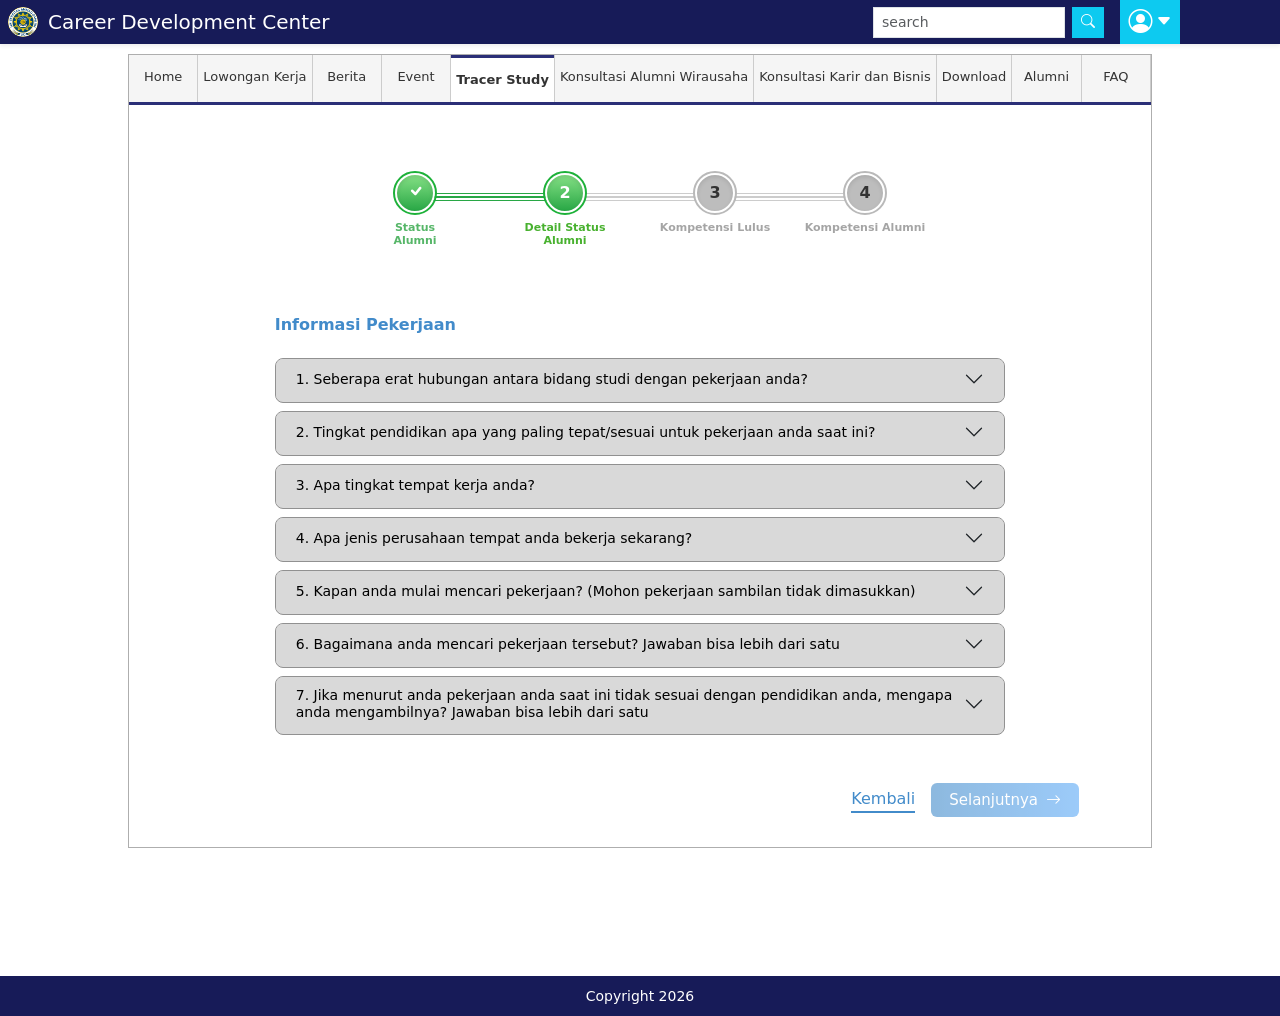
<file: tracer_form2_employed.html>
<!DOCTYPE html>
<html lang="en">

<head>
    <meta charset="UTF-8">
    <meta name="viewport" content="width=device-width, initial-scale=1.0">
    <title>Tracer Study UAD Tahap II</title>
    <link rel="preconnect" href="https://fonts.googleapis.com">
    <link rel="preconnect" href="https://fonts.gstatic.com" crossorigin>
    <link href="https://fonts.googleapis.com/css2?family=Libre+Baskerville:ital,wght@0,400;0,700;1,400&family=Open+Sans:ital,wght@0,300..800;1,300..800&display=swap" rel="stylesheet">
    <link href="https://cdn.jsdelivr.net/npm/bootstrap@5.3.0/dist/css/bootstrap.min.css" rel="stylesheet">
    <link rel="stylesheet" href="https://cdn.jsdelivr.net/npm/bootstrap-icons@1.11.0/font/bootstrap-icons.css">
    <link rel="stylesheet" href="style.css">
</head>

<body>
    <nav class="navbar custom-navbar shadow-sm p-0">
        <div class="container-fluid p-0 ps-2">
            <a class="navbar-brand text-white d-flex align-items-center" href="#">
                <img src="asset/Logo-UAD-Berwarna.png" alt="logo" class="navbar-logo">
                <span class="fw-light d-none d-md-inline">Career Development Center</span>
                <span class="fw-light d-inline d-md-none">CDC</span>
            </a>

            <button class="navbar-toggler border-0 d-md-none me-3 my-custom-toggler" type="button" data-bs-toggle="collapse" style="background-color: #25CCF7;" data-bs-target="#navbarContent">
                <i class="bi bi-list text-white"></i>
            </button>

            <div class="d-flex align-items-center h-100 gap-3 d-none d-md-flex">
                <div class="input-group search-box">
                    <input type="text" class="form-control form-control-sm rounded-0" placeholder="search">
                    <button class="btn btn-info btn-sm text-white rounded-0" type="button"><i class="bi bi-search"></i></button>
                </div>
                <div class="profile-dropdown bg-info rounded-cube px-2 py-1 d-flex align-items-center gap-1">
                    <i class="bi bi-person-circle text-white fs-4"></i>
                    <i class="bi bi-caret-down-fill text-white"></i>
                </div>
            </div>
        </div>
    </nav>

    <div class="container-tab tracer-form2">
        <div class="collapse navbar-collapse" id="navbarContent">
            <div class="menu-bar">
                <ul class="menu-list">
                    <li class="nav-item"><a href="#">Home</a></li>
                    <li class="nav-item"><a href="#">Lowongan Kerja</a></li>
                    <li class="nav-item"><a href="#">Berita</a></li>
                    <li class="nav-item"><a href="#">Event</a></li>
                    <li class="nav-item"><a class="active" href="#">Tracer Study</a></li>
                    <li class="nav-item"><a href="#">Konsultasi Alumni Wirausaha</a></li>
                    <li class="nav-item"><a href="#">Konsultasi Karir dan Bisnis</a></li>
                    <li class="nav-item"><a href="#">Download</a></li>
                    <li class="nav-item"><a href="#">Alumni</a></li>
                    <li class="nav-item"><a href="#">FAQ</a></li>
                </ul>
            </div>
        </div>

        <div class="container mt-5">
            <div class="stepper-container">
                <div class="stepper-line"></div>
                <div class="stepper-line-progress" style="width: 28%;"></div>

                <div class="step-item completed">
                    <div class="step-circle">1</div>
                    <div class="step-label">Status<br>Alumni</div>
                </div>
                <div class="step-item active">
                    <div class="step-circle">2</div>
                    <div class="step-label">Detail Status<br>Alumni</div>
                </div>
                <div class="step-item">
                    <div class="step-circle">3</div>
                    <div class="step-label">Kompetensi Lulus</div>
                </div>
                <div class="step-item">
                    <div class="step-circle">4</div>
                    <div class="step-label">Kompetensi Alumni</div>
                </div>
            </div>
        </div>

        <div class="mt-5 px-md-4">
            <div style="max-width: 75%; margin: 0 auto;">
                <h6 class="text-primary-dark fw-bold mb-4">Informasi Pekerjaan</h6>
                
                <div class="accordion custom-accordion" id="tracerAccordion">
                    <!-- Pertanyaan 1 -->
                    <div class="accordion-item mb-2">
                        <h2 class="accordion-header">
                            <button class="accordion-button collapsed" type="button" data-bs-toggle="collapse" data-bs-target="#collapse1">
                                1. Seberapa erat hubungan antara bidang studi dengan pekerjaan anda?
                            </button>
                        </h2>
                        <div id="collapse1" class="accordion-collapse collapse" data-bs-parent="#tracerAccordion">
                            <div class="accordion-body">
                                <div class="form-check mb-1">
                                    <input class="form-check-input" type="radio" name="q1" id="q1_1">
                                    <label class="form-check-label" for="q1_1">Sangat Erat</label>
                                </div>
                                <div class="form-check mb-1">
                                    <input class="form-check-input" type="radio" name="q1" id="q1_2">
                                    <label class="form-check-label" for="q1_2">Erat</label>
                                </div>
                                <div class="form-check mb-1">
                                    <input class="form-check-input" type="radio" name="q1" id="q1_3">
                                    <label class="form-check-label" for="q1_3">Cukup Erat</label>
                                </div>
                                <div class="form-check mb-1">
                                    <input class="form-check-input" type="radio" name="q1" id="q1_4">
                                    <label class="form-check-label" for="q1_4">Kurang Erat</label>
                                </div>
                                <div class="form-check mb-1">
                                    <input class="form-check-input" type="radio" name="q1" id="q1_5">
                                    <label class="form-check-label" for="q1_5">Tidak Sama Sekali</label>
                                </div>
                            </div>
                        </div>
                    </div>

                    <!-- Pertanyaan 2 -->
                    <div class="accordion-item mb-2">
                        <h2 class="accordion-header">
                            <button class="accordion-button collapsed" type="button" data-bs-toggle="collapse" data-bs-target="#collapse2">
                                2. Tingkat pendidikan apa yang paling tepat/sesuai untuk pekerjaan anda saat ini?
                            </button>
                        </h2>
                        <div id="collapse2" class="accordion-collapse collapse" data-bs-parent="#tracerAccordion">
                            <div class="accordion-body">
                                <div class="form-check mb-1">
                                    <input class="form-check-input" type="radio" name="q2" id="q2_1">
                                    <label class="form-check-label" for="q2_1">Setingkat Lebih Tinggi</label>
                                </div>
                                <div class="form-check mb-1">
                                    <input class="form-check-input" type="radio" name="q2" id="q2_2">
                                    <label class="form-check-label" for="q2_2">Tingkat yang Sama</label>
                                </div>
                                <div class="form-check mb-1">
                                    <input class="form-check-input" type="radio" name="q2" id="q2_3">
                                    <label class="form-check-label" for="q2_3">Setingkat Lebih Rendah</label>
                                </div>
                                <div class="form-check mb-1">
                                    <input class="form-check-input" type="radio" name="q2" id="q2_4">
                                    <label class="form-check-label" for="q2_4">Tidak Perlu Pendidikan Tinggi</label>
                                </div>
                            </div>
                        </div>
                    </div>

                    <!-- Pertanyaan 3 -->
                    <div class="accordion-item mb-2">
                        <h2 class="accordion-header">
                            <button class="accordion-button collapsed" type="button" data-bs-toggle="collapse" data-bs-target="#collapse3">
                                3. Apa tingkat tempat kerja anda?
                            </button>
                        </h2>
                        <div id="collapse3" class="accordion-collapse collapse" data-bs-parent="#tracerAccordion">
                            <div class="accordion-body">
                                <div class="form-check mb-1">
                                    <input class="form-check-input" type="radio" name="q3" id="q3_1">
                                    <label class="form-check-label" for="q3_1">Lokal/wilayah/wiraswasta tidak berbadan hukum</label>
                                </div>
                                <div class="form-check mb-1">
                                    <input class="form-check-input" type="radio" name="q3" id="q3_2">
                                    <label class="form-check-label" for="q3_2">Nasional/wiraswasta berbadan hukum</label>
                                </div>
                                <div class="form-check mb-1">
                                    <input class="form-check-input" type="radio" name="q3" id="q3_3">
                                    <label class="form-check-label" for="q3_3">Multinasional/Internasional</label>
                                </div>
                            </div>
                        </div>
                    </div>

                    <!-- Pertanyaan 4 -->
                    <div class="accordion-item mb-2">
                        <h2 class="accordion-header">
                            <button class="accordion-button collapsed" type="button" data-bs-toggle="collapse" data-bs-target="#collapse4">
                                4. Apa jenis perusahaan tempat anda bekerja sekarang?
                            </button>
                        </h2>
                        <div id="collapse4" class="accordion-collapse collapse" data-bs-parent="#tracerAccordion">
                            <div class="accordion-body">
                                <div class="form-check mb-1">
                                    <input class="form-check-input q4-radio" type="radio" name="q4" id="q4_1">
                                    <label class="form-check-label" for="q4_1">Instansi pemerintah</label>
                                </div>
                                <div class="form-check mb-1">
                                    <input class="form-check-input q4-radio" type="radio" name="q4" id="q4_2">
                                    <label class="form-check-label" for="q4_2">BUMN/BUMD</label>
                                </div>
                                <div class="form-check mb-1">
                                    <input class="form-check-input q4-radio" type="radio" name="q4" id="q4_3">
                                    <label class="form-check-label" for="q4_3">Institusi/Organisasi Multilateral</label>
                                </div>
                                <div class="form-check mb-1">
                                    <input class="form-check-input q4-radio" type="radio" name="q4" id="q4_4">
                                    <label class="form-check-label" for="q4_4">Organisasi non-profil/Lembaga</label>
                                </div>
                                <div class="form-check mb-1">
                                    <input class="form-check-input q4-radio"  type="radio" name="q4" id="q4_5">
                                    <label class="form-check-label" for="q4_5">Swadaya Masyarakat</label>
                                </div>
                                <div class="form-check mb-1">
                                    <input class="form-check-input q4-radio" type="radio" name="q4" id="q4_6">
                                    <label class="form-check-label" for="q4_6">Perusahaan Swasta</label>
                                </div>
                                <div class="form-check mb-1">
                                    <input class="form-check-input q4-radio" type="radio" name="q4" id="q4_7">
                                    <label class="form-check-label" for="q4_7">Wiraswasta/perusahaan sendiri</label>
                                </div>
                                <div class="form-check mb-1">
                                    <input class="form-check-input q4-radio" type="radio" name="q4" id="q4_8">
                                    <label class="form-check-label" for="q4_8">Lainnya, tuliskan:</label><br>
                                    <input type="text" id="q4_8_text" class="form-control form-control-sm other-radio mt-1" style="max-width: 250px;" disabled>
                                </div>
                            </div>
                        </div>
                    </div>

                    <div class="accordion-item mb-2">
                        <h2 class="accordion-header">
                            <button class="accordion-button collapsed" type="button" data-bs-toggle="collapse" data-bs-target="#collapse5">
                                5. Kapan anda mulai mencari pekerjaan? (Mohon pekerjaan sambilan tidak dimasukkan)
                            </button>
                        </h2>
                        <div id="collapse5" class="accordion-collapse collapse" data-bs-parent="#tracerAccordion">
                            <div class="accordion-body">
                                <div class="form-check mb-1">
                                    <input class="form-check-input" type="radio" name="q5" id="q5_1">
                                    <label class="form-check-label" for="q5_1">Sebelum Lulus</label>
                                </div>
                                <div class="form-check mb-1">
                                    <input class="form-check-input" type="radio" name="q5" id="q5_2">
                                    <label class="form-check-label" for="q5_2">Sesudah Lulus</label>
                                </div>
                                <div class="form-check mb-1">
                                    <input class="form-check-input" type="radio" name="q5" id="q5_3">
                                    <label class="form-check-label" for="q5_3">Saya tidak mencari kerja</label>
                                </div>
                            </div>
                        </div>
                    </div>

                    <div class="accordion-item mb-2">
                        <h2 class="accordion-header">
                            <button class="accordion-button collapsed" type="button" data-bs-toggle="collapse" data-bs-target="#collapse6">
                                6. Bagaimana anda mencari pekerjaan tersebut? Jawaban bisa lebih dari satu
                            </button>
                        </h2>
                        <div id="collapse6" class="accordion-collapse collapse" data-bs-parent="#tracerAccordion">
                            <div class="accordion-body">
                                <div class="form-check mb-1">
                                    <input class="form-check-input" type="checkbox" name="q6" id="q6_1">
                                    <label class="form-check-label" for="q6_1">Melalui iklan di koran/majalah</label>
                                </div>
                                <div class="form-check mb-1">
                                    <input class="form-check-input" type="checkbox" name="q6" id="q6_2">
                                    <label class="form-check-label" for="q6_2">Melamar ke perusahaan tanpa mengetahui lowongan yang ada</label>
                                </div>
                                <div class="form-check mb-1">
                                    <input class="form-check-input" type="checkbox" name="q6" id="q6_3">
                                    <label class="form-check-label" for="q6_3">Pergi ke bursa/pameran kerja</label>
                                </div>
                                <div class="form-check mb-1">
                                    <input class="form-check-input" type="checkbox" name="q6" id="q6_4">
                                    <label class="form-check-label" for="q6_4">Mencari lewat internet/iklan online/milis</label>
                                </div>
                                <div class="form-check mb-1">
                                    <input class="form-check-input" type="checkbox" name="q6" id="q6_5">
                                    <label class="form-check-label" for="q6_5">Dihubungi oleh perusahaan</label>
                                </div>
                                <div class="form-check mb-1">
                                    <input class="form-check-input" type="checkbox" name="q6" id="q6_6">
                                    <label class="form-check-label" for="q6_6">Menghubungi Kemenakertrans</label>
                                </div>
                                <div class="form-check mb-1">
                                    <input class="form-check-input" type="checkbox" name="q6" id="q6_7">
                                    <label class="form-check-label" for="q6_7">Memperoleh informasi dari pusat/kantor pengembangan karir fakultas/universitas</label>
                                </div>
                                <div class="form-check mb-1">
                                    <input class="form-check-input" type="checkbox" name="q6" id="q6_8">
                                    <label class="form-check-label" for="q6_8">Menghubungi kantor kemahasiswaan/hubungan alumni</label>
                                </div>
                                <div class="form-check mb-1">
                                    <input class="form-check-input" type="checkbox" name="q6" id="q6_9">
                                    <label class="form-check-label" for="q6_9">Membangun jejaring (network) sejak masih kuliah</label>
                                </div>
                                <div class="form-check mb-1">
                                    <input class="form-check-input" type="checkbox" name="q6" id="q6_10">
                                    <label class="form-check-label" for="q6_10">Melalui relasi (misalnya dosen, orang tua, saudara, teman, dll.)</label>
                                </div>
                                <div class="form-check mb-1">
                                    <input class="form-check-input" type="checkbox" name="q6" id="q6_11">
                                    <label class="form-check-label" for="q6_11">Melalui penempatan kerja atau magang</label>
                                </div>
                                <div class="form-check mb-1">
                                    <input class="form-check-input" type="checkbox" name="q6" id="q6_12">
                                    <label class="form-check-label" for="q6_12">Bekerja di tempat yang sama dengan tempat kerja semasa kuliah</label>
                                </div>
                                <div class="form-check mb-1">
                                    <input class="form-check-input q6-group" type="checkbox" name="q6" id="q6_13">
                                    <label class="form-check-label" for="q6_13">Lainnya, tuliskan:</label>
                                    <input type="text" id="q6_13_text" class="form-control form-control-sm other-radio mt-1" style="max-width: 200px;" disabled>
                                </div>
                            </div>
                        </div>
                    </div>

                    <div class="accordion-item mb-2">
                        <h2 class="accordion-header">
                            <button class="accordion-button collapsed" type="button" data-bs-toggle="collapse" data-bs-target="#collapse7">
                                7. Jika menurut anda pekerjaan anda saat ini tidak sesuai dengan pendidikan anda, mengapa anda mengambilnya? Jawaban bisa lebih dari satu
                            </button>
                        </h2>
                        <div id="collapse7" class="accordion-collapse collapse" data-bs-parent="#tracerAccordion">
                            <div class="accordion-body">
                                <div class="form-check mb-1">
                                    <input class="form-check-input" type="checkbox" name="q7" id="q7_1">
                                    <label class="form-check-label" for="q7_1">Pertanyaan tidak sesuai; pekerjaan saya sekarang sudah sesuai dengan pendidikan saya</label>
                                </div>
                                <div class="form-check mb-1">
                                    <input class="form-check-input" type="checkbox" name="q7" id="q7_2">
                                    <label class="form-check-label" for="q7_2">Saya belum mendaptkan pekerjaan yang sesuai</label>
                                </div>
                                <div class="form-check mb-1">
                                    <input class="form-check-input" type="checkbox" name="q7" id="q7_3">
                                    <label class="form-check-label" for="q7_3">Di pekerjaan ini saya memperoleh prospek karir yang baik</label>
                                </div>
                                <div class="form-check mb-1">
                                    <input class="form-check-input" type="checkbox" name="q7" id="q7_4">
                                    <label class="form-check-label" for="q7_4">Saya lebih suka bekerja di area pekerjaan yang tidak ada hubungannya dengan pendidikan saya</label>
                                </div>
                                <div class="form-check mb-1">
                                    <input class="form-check-input" type="checkbox" name="q7" id="q7_5">
                                    <label class="form-check-label" for="q7_5">Saya dipromosikan ke posisi yang kurang berhubungan dengan pendidikan saya dibanding posisi sebelumnya</label>
                                </div>
                                <div class="form-check mb-1">
                                    <input class="form-check-input" type="checkbox" name="q7" id="q7_6">
                                    <label class="form-check-label" for="q7_6">Saya dapat memperoleh pendapatan yang lebih tinggi di pekerjaan ini</label>
                                </div>
                                <div class="form-check mb-1">
                                    <input class="form-check-input" type="checkbox" name="q7" id="q7_7">
                                    <label class="form-check-label" for="q7_7">Pekerjaan saya saat ini lebih aman/terjamin/secure</label>
                                </div>
                                <div class="form-check mb-1">
                                    <input class="form-check-input" type="checkbox" name="q7" id="q7_8">
                                    <label class="form-check-label" for="q7_8">Pekerjaan saya saat ini lebih menarik</label>
                                </div>
                                <div class="form-check mb-1">
                                    <input class="form-check-input" type="checkbox" name="q7" id="q7_9">
                                    <label class="form-check-label" for="q7_9">Pekerjan saya saat ini lebih memungkinkan saya mengambil pekerjaan tambahan/jadwal yang fleksibel, dll</label>
                                </div>
                                <div class="form-check mb-1">
                                    <input class="form-check-input" type="checkbox" name="q7" id="q7_10">
                                    <label class="form-check-label" for="q7_10">Pekerjaan saya saat ini lokasinya lebih dekat dari rumah saya</label>
                                </div>
                                <div class="form-check mb-1">
                                    <input class="form-check-input" type="checkbox" name="q7" id="q7_11">
                                    <label class="form-check-label" for="q7_11">Pekerjaan saya saat ini dapat lebih menjamin kebutuhan keluarga saya</label>
                                </div>
                                <div class="form-check mb-1">
                                    <input class="form-check-input" type="checkbox" name="q7" id="q7_12">
                                    <label class="form-check-label" for="q7_12">Pada awal meniti karir, saya harus menerima pekerjaan yang tidak berhubungan dengan pendidikan saya</label>
                                </div>
                                <div class="form-check mb-1">
                                    <input class="form-check-input q7-group" type="checkbox" name="q7" id="q7_13">
                                    <label class="form-check-label" for="q7_13">Lainnya, tuliskan:</label>
                                    <input type="text" id="q7_13_text" class="form-control form-control-sm other-radio mt-1" style="max-width: 200px;" disabled>
                                </div>
                            </div>
                        </div>
                    </div>
                </div>
                <div id="error-message" class="text-danger small mt-2" style="display: none;">
                    *Harap isi semua pertanyaan sebelum melanjutkan
                </div>
            </div>
            <div class="d-flex justify-content-between justify-content-md-end align-items-center gap-3 mt-5 pe-md-5">
                <a href="tracer_form1.html" class="text-decoration-none d-flex align-items-center" style="color: #428BCA;">
                    <i class="bi bi-arrow-left d-md-none btn-back fs-2"></i> <span class="d-none d-md-inline" style="border-bottom: 2px solid #428BCA;">Kembali</span> 
                </a>
                <button type="button" id="btnNext" class="btn btn-next d-flex align-items-center justify-content-center disabled" aria-disabled="true">
                    <span class="d-none d-md-inline me-2">Selanjutnya</span> <i class="bi bi-arrow-right"></i>
                </button>
            </div>
            <div style="height: 30px;"></div>
        </div>
    </div>

    <div style="height: 70px;"></div>
    <footer class="footer mt-5 py-2 text-center text-white" style="background-color: #171b58;">
        <div class="container">
            <span class="small">Copyright 2026</span>
        </div>
    </footer>

    <script src="https://cdn.jsdelivr.net/npm/bootstrap@5.3.0/dist/js/bootstrap.bundle.min.js"></script>
    <script>
        document.querySelectorAll('.form-check-input').forEach(input => {
            input.addEventListener('change', function() {
                const accordionItem = this.closest('.accordion-item');
                if (this.checked) {
                    accordionItem.classList.add('is-answered');
                }
            });
        });
        
        //logika untuk pertanyaan 4
        const q4Radios = document.querySelectorAll('.q4-radio');
        const q4OtherInput = document.getElementById('q4_8_text');
        const q4OtherRadio = document.getElementById('q4_8');

        q4Radios.forEach(radio => {
            radio.addEventListener('change', function(){
                if (q4OtherRadio.checked){
                    q4OtherInput.disabled = false;
                    q4OtherInput.focus();
                }else{
                    q4OtherInput.disabled = true;
                    q4OtherInput.value = '';
                }
            })
        })

        //logika untuk pertanyaan 6
        const q6OtherRadio = document.getElementById('q6_13');
        const q6OtherInput = document.getElementById('q6_13_text');

        q6OtherRadio.addEventListener('change', function(){
            if(this.checked){
                q6OtherInput.disabled = false;
                q6OtherInput.focus();
            }else{
                q6OtherInput.disabled = true;
                q6OtherInput.value = '';
            }
        });

        //logika untuk pertanyaan 7 
        const q7OtherRadio = document.getElementById('q7_13');
        const q7OtherInput = document.getElementById('q7_13_text');

        q7OtherRadio.addEventListener('change', function(){
            if(this.checked){
                q7OtherInput.disabled = false;
                q7OtherInput.focus();
            }else{
                q7OtherInput.disabled = true;
                q7OtherInput.value = '';
            }
        });

        // menangani klik cuma didalam accordion saja
        document.getElementById('tracerAccordion').addEventListener('click', function(e) {
            const accordionBody = e.target.closest('.accordion-body');
                if (!accordionBody) return;
                if (e.target.tagName.toLowerCase() === 'input' || e.target.tagName.toLowerCase() === 'label') {
                    e.stopPropagation();
                    return;
                }
            const collapseElement = accordionBody.closest('.accordion-collapse');
    
            const bsCollapse = bootstrap.Collapse.getInstance(collapseElement);
                if (bsCollapse) {
                bsCollapse.hide();
            }
        });

        const btnNext = document.getElementById('btnNext');
        const questions = ['q1', 'q2', 'q3', 'q4', 'q5', 'q6', 'q7'];
        const errorMessage = document.getElementById('error-message');

        function saveFormData() {
            let tracerData = JSON.parse(localStorage.getItem('tracerData')) || {};

            tracerData.q1 = document.querySelector('input[name="q1"]:checked')?.nextElementSibling.textContent.trim();
            tracerData.q2 = document.querySelector('input[name="q2"]:checked')?.nextElementSibling.textContent.trim();
            tracerData.q3 = document.querySelector('input[name="q3"]:checked')?.nextElementSibling.textContent.trim();

            if (document.getElementById('q4_8').checked) {
                tracerData.q4 = document.getElementById('q4_8_text').value.trim();
            } else {
                tracerData.q4 = document.querySelector('input[name="q4"]:checked')?.nextElementSibling.textContent.trim();
            }

            tracerData.q5 = document.querySelector('input[name="q5"]:checked')?.nextElementSibling.textContent.trim();

            tracerData.q6 = [];
            document.querySelectorAll('input[name="q6"]:checked').forEach(item => {
                if (item.id === 'q6_13') {
                    tracerData.q6.push(document.getElementById('q6_13_text').value.trim());
                } else {
                    tracerData.q6.push(item.nextElementSibling.textContent.trim());
                }
            });

            tracerData.q7 = [];
            document.querySelectorAll('input[name="q7"]:checked').forEach(item => {
                if (item.id === 'q7_13') {
                    tracerData.q7.push(document.getElementById('q7_13_text').value.trim());
                } else {
                    tracerData.q7.push(item.nextElementSibling.textContent.trim());
                }
            });
            localStorage.setItem('tracerData', JSON.stringify(tracerData));
        }

        function updateAnsweredState() {
            document.querySelectorAll('.accordion-item').forEach(item => {
                const checked = item.querySelector('input:checked');
                if (checked) {
                    item.classList.add('is-answered');
                } else {
                    item.classList.remove('is-answered');
                }
            });
        }
        
        btnNext.addEventListener('click', function(e) {
            if (this.classList.contains('disabled')) {
                e.preventDefault(); 
                errorMessage.style.display = 'block'; 

                questions.forEach(qName => {
                    const isChecked = document.querySelector(`input[name="${qName}"]:checked`);
                    let isTextValid = true;
                    if(qName === 'q4' && document.getElementById('q4_8')?.checked&& document.getElementById('q4_8_text').value.trim() === ''){
                        isTextValid = false;
                    }

                    if (qName === 'q6' && document.getElementById('q6_13')?.checked && document.getElementById('q6_13_text').value.trim() === '') {
                        isTextValid = false;
                    }

                    if (qName === 'q7' && document.getElementById('q7_13')?.checked && document.getElementById('q7_13_text').value.trim() === '') {
                        isTextValid = false;
                    }

                    if(!isChecked || !isTextValid){
                        const accordionItem = document.querySelector(`[data-bs-target="#collapse${qName.replace('q', '')}"]`).closest('.accordion-item');
                        accordionItem.classList.remove('shake');
                        void accordionItem.offsetWidth;
                        accordionItem.classList.add('shake');
                    }
                });                
            }else{
                let tracerData = JSON.parse(localStorage.getItem('tracerData')) || {};

                tracerData.q1 = document.querySelector('input[name="q1"]:checked')?.nextElementSibling.textContent.trim();
                tracerData.q2 = document.querySelector('input[name="q2"]:checked')?.nextElementSibling.textContent.trim();
                tracerData.q3 = document.querySelector('input[name="q3"]:checked')?.nextElementSibling.textContent.trim();
                if(document.getElementById('q4_8').checked){
                    tracerData.q4 = document.getElementById('q4_8_text').value.trim();
                }else{
                    tracerData.q4 = document.querySelector('input[name="q4"]:checked')?.nextElementSibling.textContent.trim();
                }

                tracerData.q5 = document.querySelector('input[name="q5"]:checked')?.nextElementSibling.textContent.trim();

                tracerData.q6 = [];
                document.querySelectorAll('input[name="q6"]:checked').forEach(item => {
                    if(item.id === 'q6_13'){
                        tracerData.q6.push(document.getElementById('q6_13_text').value.trim());
                    }else{
                        tracerData.q6.push(item.nextElementSibling.textContent.trim());
                    }
                });

                tracerData.q7 = [];
                document.querySelectorAll('input[name="q7"]:checked').forEach(item => {
                    if(item.id === 'q7_13'){
                        tracerData.q7.push(document.getElementById('q7_13_text').value.trim());
                    }else{
                        tracerData.q7.push(item.nextElementSibling.textContent.trim());
                    }
                });
                localStorage.setItem('tracerData', JSON.stringify(tracerData));
                window.location.href = 'tracer_form2_details.html';
            }
        });

        function validateForm() {
            let allAnswered = true;
            questions.forEach(qName => {
                const errorMsg = document.getElementById(`error-${qName}`);
                const isChecked = document.querySelector(`input[name="${qName}"]:checked`);
                const accordionItem = document.querySelector(`[data-bs-target="#collapse${qName.replace('q', '')}"]`).closest('.accordion-item');
                const collapseId = qName.replace('q', 'collapse');
                

                let isTextValid = true;
                if (qName === 'q4' && document.getElementById('q4_8')?.checked && document.getElementById('q4_8_text').value.trim() === '') isTextValid = false;
                if (qName === 'q6' && document.getElementById('q6_13')?.checked && document.getElementById('q6_13_text').value.trim() === '') isTextValid = false;
                if (qName === 'q7' && document.getElementById('q7_13')?.checked && document.getElementById('q7_13_text').value.trim() === '') isTextValid = false;

                if (!isChecked || !isTextValid) {
                    allAnswered = false;
                    if(errorMsg) errorMsg.style.display = 'block';
                }else{
                    if(errorMsg) errorMsg.style.display = 'none';
                }
            });

            if (allAnswered) {
                btnNext.classList.remove('disabled');
                btnNext.removeAttribute('aria-disabled');
                errorMessage.style.display = 'none';
            } else {
                btnNext.classList.add('disabled');
                btnNext.setAttribute('aria-disabled', 'true');
            }
            return allAnswered;
        }
        
        document.querySelectorAll('input').forEach(input => {
            input.addEventListener('change', () => {
                validateForm();
                saveFormData();
            });

            input.addEventListener('input', () => {
                validateForm();
                saveFormData();
            });
        });

        const tracerData = JSON.parse(localStorage.getItem('tracerData'));
        if(tracerData){
            // Q1
            document.querySelectorAll('input[name="q1"]').forEach(radio => {
                if(radio.nextElementSibling.textContent.trim() === tracerData.q1){
                    radio.checked = true;
                }
            });

            // Q2
            document.querySelectorAll('input[name="q2"]').forEach(radio => {
                if(radio.nextElementSibling.textContent.trim() === tracerData.q2){
                    radio.checked = true;
                }
            });

            // Q3
            document.querySelectorAll('input[name="q3"]').forEach(radio => {
                if(radio.nextElementSibling.textContent.trim() === tracerData.q3){
                    radio.checked = true;
                }
            });

            // Q4
            document.querySelectorAll('input[name="q4"]').forEach(radio => {
                const label = document.querySelector(`label[for="${radio.id}"]`).textContent.trim();
                if(label === tracerData.q4){
                    radio.checked = true;
                }
            });

            if(tracerData.q4 &&
                !Array.from(document.querySelectorAll('input[name="q4"]')).some(r => r.nextElementSibling.textContent.trim() === tracerData.q4)){

                q4OtherRadio.dispatchEvent(new Event('change'));
                q6OtherRadio.dispatchEvent(new Event('change'));
                q7OtherRadio.dispatchEvent(new Event('change'));
            }

            // Q5
            document.querySelectorAll('input[name="q5"]').forEach(radio => {
                if(radio.nextElementSibling.textContent.trim() === tracerData.q5){
                    radio.checked = true;
                }
            });

            // Q6
            if(tracerData.q6){
                document.querySelectorAll('input[name="q6"]').forEach(check => {
                    const label = check.nextElementSibling.textContent.trim();

                    if(tracerData.q6.includes(label)){
                        check.checked = true;
                    }
                });

                const customQ6 = tracerData.q6.find(item =>
                    !Array.from(document.querySelectorAll('input[name="q6"]')).some(c => c.nextElementSibling.textContent.trim() === item)
                );

                if(customQ6){
                    document.getElementById('q6_13').checked = true;
                    document.getElementById('q6_13_text').disabled = false;
                    document.getElementById('q6_13_text').value = customQ6;
                }
            }

            // Q7
            if(tracerData.q7){
                document.querySelectorAll('input[name="q7"]').forEach(check => {
                    const label = check.nextElementSibling.textContent.trim();

                    if(tracerData.q7.includes(label)){
                        check.checked = true;
                    }
                });

                const customQ7 = tracerData.q7.find(item =>
                    !Array.from(document.querySelectorAll('input[name="q7"]')).some(c => c.nextElementSibling.textContent.trim() === item)
                );

                if(customQ7){
                    document.getElementById('q7_13').checked = true;
                    document.getElementById('q7_13_text').disabled = false;
                    document.getElementById('q7_13_text').value = customQ7;
                }
            }
            validateForm();
            updateAnsweredState();
        }

        
    </script>
</body>
</html>
</file>
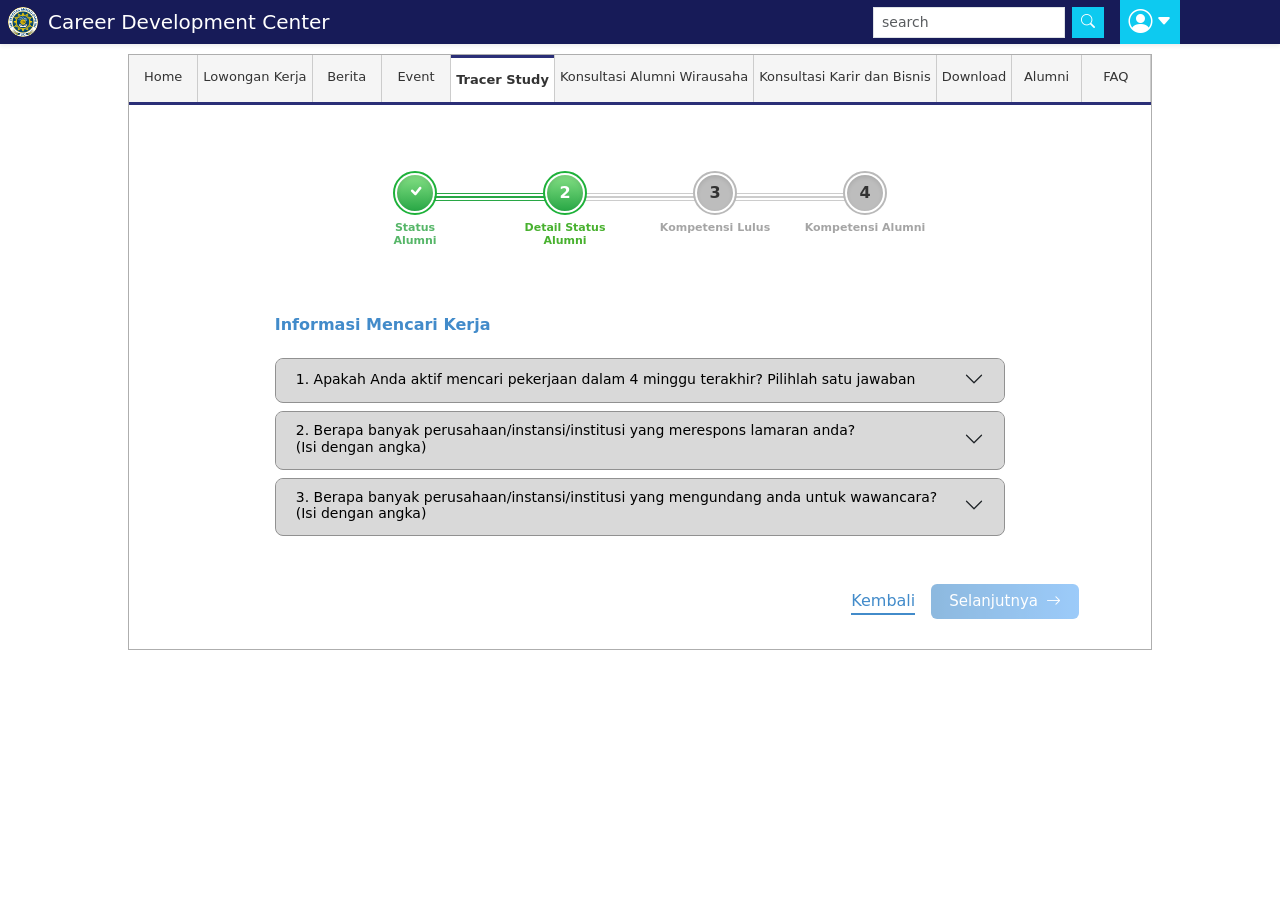
<file: tracer_form2_jobsearch.html>
<!DOCTYPE html>
<html lang="en">
<head>
    <meta charset="UTF-8">
    <meta name="viewport" content="width=device-width, initial-scale=1.0">
    <title>Tracer Study Tahap II</title>
    <link rel="preconnect" href="https://fonts.googleapis.com">
    <link rel="preconnect" href="https://fonts.gstatic.com" crossorigin>
    <link href="https://fonts.googleapis.com/css2?family=Libre+Baskerville:ital,wght@0,400;0,700;1,400&family=Open+Sans:ital,wght@0,300..800;1,300..800&display=swap" rel="stylesheet">
    <link href="https://cdn.jsdelivr.net/npm/bootstrap@5.3.0/dist/css/bootstrap.min.css" rel="stylesheet">
    <link rel="stylesheet" href="https://cdn.jsdelivr.net/npm/bootstrap-icons@1.11.0/font/bootstrap-icons.css">
    <link rel="stylesheet" href="style.css">
</head>
<body>
    <nav class="navbar custom-navbar shadow-sm p-0">
        <div class="container-fluid p-0 ps-2">
            <a class="navbar-brand text-white d-flex align-items-center" href="#">
                <img src="asset/Logo-UAD-Berwarna.png" alt="logo" class="navbar-logo">
                <span class="fw-light d-none d-md-inline">Career Development Center</span>
                <span class="fw-light d-inline d-md-none">CDC</span>
            </a>

            <button class="navbar-toggler border-0 d-md-none me-3 my-custom-toggler" type="button" data-bs-toggle="collapse" style="background-color: #25CCF7;" data-bs-target="#navbarContent">
                <i class="bi bi-list text-white"></i>
            </button>

            <div class="d-flex align-items-center h-100 gap-3 d-none d-md-flex">
                <div class="input-group search-box">
                    <input type="text" class="form-control form-control-sm rounded-0" placeholder="search">
                    <button class="btn btn-info btn-sm text-white rounded-0" type="button"><i class="bi bi-search"></i></button>
                </div>
                <div class="profile-dropdown bg-info rounded-cube px-2 py-1 d-flex align-items-center gap-1">
                    <i class="bi bi-person-circle text-white fs-4"></i>
                    <i class="bi bi-caret-down-fill text-white"></i>
                </div>
            </div>
        </div>
    </nav>

    <div class="container-tab tracer-form1">
        <div class="collapse navbar-collapse" id="navbarContent">
            <div class="menu-bar">
                <ul class="menu-list">
                    <li class="nav-item"><a href="#">Home</a></li>
                    <li class="nav-item"><a href="#">Lowongan Kerja</a></li>
                    <li class="nav-item"><a href="#">Berita</a></li>
                    <li class="nav-item"><a href="#">Event</a></li>
                    <li class="nav-item"><a class="active" href="#">Tracer Study</a></li>
                    <li class="nav-item"><a href="#">Konsultasi Alumni Wirausaha</a></li>
                    <li class="nav-item"><a href="#">Konsultasi Karir dan Bisnis</a></li>
                    <li class="nav-item"><a href="#">Download</a></li>
                    <li class="nav-item"><a href="#">Alumni</a></li>
                    <li class="nav-item"><a href="#">FAQ</a></li>
                </ul>
            </div>
        </div>
        
        <div class="container mt-5">
            <div class="stepper-container">
                <div class="stepper-line"></div>
                <div class="stepper-line-progress" style="width: 28%;"></div>

                <div class="step-item completed">
                    <div class="step-circle">1</div>
                    <div class="step-label">Status<br>Alumni</div>
                </div>
                <div class="step-item active">
                    <div class="step-circle">2</div>
                    <div class="step-label">Detail Status<br>Alumni</div>
                </div>
                <div class="step-item">
                    <div class="step-circle">3</div>
                    <div class="step-label">Kompetensi Lulus</div>
                </div>
                <div class="step-item">
                    <div class="step-circle">4</div>
                    <div class="step-label">Kompetensi Alumni</div>
                </div>
            </div>
        </div>

        <div class="mt-5 px-md-4">
            <div style="max-width: 75%; margin: 0 auto;">
                <h6 class="text-primary-dark fw-bold mb-4">Informasi Mencari Kerja</h6>

                <div class="accordion custom-accordion" id="tracerAccordion">
                    <div class="accordion-item mb-2">
                        <h2 class="accordion-header">
                            <button class="accordion-button collapsed" type="button" data-bs-toggle="collapse" data-bs-target="#collapse1">
                                1. Apakah Anda aktif mencari pekerjaan dalam 4 minggu terakhir? Pilihlah satu jawaban
                            </button>
                        </h2>
                        <div id="collapse1" class="accordion-collapse collapse" data-bs-parent="#tracerAccordion">
                            <div class="accordion-body">
                                <div class="form-check mb-1">
                                    <input class="form-check-input q1-radio" type="radio" name="q1" id="q1_1">
                                    <label class="form-check-label" for="q1_1">Tidak</label>
                                </div>
                                <div class="form-check mb-1">
                                    <input class="form-check-input q1-radio" type="radio" name="q1" id="q1_2">
                                    <label class="form-check-label" for="q1_2">Tidak, tapi saya sedang menunggu hasil lamaran kerja</label>
                                </div>
                                <div class="form-check mb-1">
                                    <input class="form-check-input q1-radio" type="radio" name="q1" id="q1_3">
                                    <label class="form-check-label" for="q1_3">Ya, saya akan mulai bekerja mulai bekerja dalam 2 minggu ke depan</label>
                                </div>
                                <div class="form-check mb-1">
                                    <input class="form-check-input q1-radio" type="radio" name="q1" id="q1_4">
                                    <label class="form-check-label" for="q1_4">Ya, tapi saya belum pasti akan bekerja dalam 2 minggu ke depan</label>
                                </div>
                                <div class="form-check mb-1">
                                    <input class="form-check-input q1-radio" type="radio" name="q1" id="q1_8">
                                    <label class="form-check-label" for="q1_8">Lainnya, tuliskan:</label><br>
                                    <input type="text" id="q1_8_text" class="form-control form-control-sm other-radio mt-1" style="max-width: 250px;" disabled>
                                </div>
                            </div>
                        </div>
                    </div>

                    <div class="accordion-item mb-2">
                        <h2 class="accordion-header">
                            <button class="accordion-button collapsed" type="button" data-bs-toggle="collapse" data-bs-target="#collapse2">
                                2. Berapa banyak perusahaan/instansi/institusi yang merespons lamaran anda?<br>(Isi dengan angka)
                            </button>
                        </h2>

                        <div id="collapse2" class="accordion-collapse collapse" data-bs-parent="#tracerAccordion">
                            <div class="accordion-body">
                                <div class="col-md-2">
                                    <input type="number" class="form-control custom-number input-field answer-input" id="inputValue" min="1" max="99">
                                </div>
                            </div>
                        </div>
                    </div>

                    <div class="accordion-item mb-2">
                        <h2 class="accordion-header">
                            <button class="accordion-button collapsed" type="button" data-bs-toggle="collapse" data-bs-target="#collapse3">
                                3. Berapa banyak perusahaan/instansi/institusi yang mengundang anda untuk wawancara?<br>(Isi dengan angka)
                            </button>
                        </h2>

                        <div id="collapse3" class="accordion-collapse collapse" data-bs-parent="#tracerAccordion">
                            <div class="accordion-body">
                                <div class="col-md-2">
                                    <input type="number" class="form-control custom-number input-field answer-input" id="inputNumber" min="1" max="99">
                                </div>
                            </div>
                        </div>
                    </div>
                </div>
                <div id="error-message" class="text-danger small mt-2" style="display: none;">
                    *Harap isi semua pertanyaan sebelum melanjutkan
                </div>
            </div>
            <div class="d-flex justify-content-between justify-content-md-end align-items-center gap-3 mt-5 pe-md-5">
                <a href="tracer_form1.html" class="text-decoration-none d-flex align-items-center" style="color: #428BCA;">
                    <i class="bi bi-arrow-left d-md-none btn-back fs-2"></i> <span class="d-none d-md-inline" style="border-bottom: 2px solid #428BCA;">Kembali</span> 
                </a>
                <button type="button" id="btnNext" class="btn btn-next d-flex align-items-center justify-content-center disabled" aria-disabled="true">
                    <span class="d-none d-md-inline me-2">Selanjutnya</span> <i class="bi bi-arrow-right"></i>
                </button>
            </div>
            <div style="height: 30px;"></div>
        </div>
    </div> 
    
    <script src="https://cdn.jsdelivr.net/npm/bootstrap@5.3.0/dist/js/bootstrap.bundle.min.js"></script>
    <script>
        const radioButtons = document.querySelectorAll('input[name="q1"]');
        const btnNext = document.getElementById('btnNext');
        const errorMessage = document.getElementById('error-message');
        const questions = ['q1', 'q2', 'q3'];

        document.querySelectorAll('.form-check-input').forEach(input => {
            input.addEventListener('change', function() {
                const accordionItem = this.closest('.accordion-item');
                if (this.checked) {
                    accordionItem.classList.add('is-answered');
                }
            });
        });

        document.getElementById('tracerAccordion').addEventListener('click', function(e) {
            const accordionBody = e.target.closest('.accordion-body');
            if (!accordionBody) return;
            if (e.target.tagName.toLowerCase() === 'input' || e.target.tagName.toLowerCase() === 'label') {
                e.stopPropagation();
                return;
            }
            const collapseElement = accordionBody.closest('.accordion-collapse');
            
            const bsCollapse = bootstrap.Collapse.getInstance(collapseElement);
            if (bsCollapse) {
                bsCollapse.hide();
            }
        });

        document.querySelectorAll('input').forEach(input => {
            input.addEventListener('input', validateForm);
            input.addEventListener('change', validateForm);
        });

        const q1Other = document.getElementById('q1_8');
        const q1OtherText = document.getElementById('q1_8_text');

        window.addEventListener('DOMContentLoaded', () => {
            const tracerData = JSON.parse(localStorage.getItem('tracerData'));

            if(!tracerData) return;

            document.getElementById('inputValue').value = tracerData.applicationResponses || '';
            document.getElementById('inputNumber').value = tracerData.interviewInvitations || '';
            document.querySelectorAll('input[name="q1"]').forEach(radio => {
                const label = document.querySelector(`label[for="${radio.id}"]`);
                const labelText = label ? label.textContent.trim() : '';
                if(tracerData.jobSearchStatus === labelText || (radio.id === 'q1_8' && tracerData.jobSearchStatus && ![
                    'Tidak',
                    'Tidak, tapi saya sedang menunggu hasil lamaran kerja',
                    'Ya, saya akan mulai bekerja mulai bekerja dalam 2 minggu ke depan',
                    'Ya, tapi saya belum pasti akan bekerja dalam 2 minggu ke depan'
                ].includes(tracerData.jobSearchStatus))
            ) {
                radio.checked = true;

                if(radio.id === 'q1_8'){
                    q1Other.checked = true;
                    q1OtherText.disabled = false;
                    q1OtherText.value = tracerData.jobSearchStatus;
                }
            }
            });
            validateForm();
        });

        q1Other.addEventListener('change', () => {
            q1OtherText.disabled = !q1Other.checked;
        });

        document.querySelectorAll('input[name="q1"]').forEach(radio => {
            radio.addEventListener('change', () => {
                if (radio.id !== 'q1_8') {
                    q1OtherText.disabled = true;
                    q1OtherText.value = '';
                }
            });
        });

        document.getElementById('inputValue').addEventListener('input', function() {
            this.closest('.accordion-item').classList.toggle('is-answered', this.value.trim() !== '');
        });

        document.getElementById('inputNumber').addEventListener('input', function() {
            this.closest('.accordion-item').classList.toggle('is-answered',this.value.trim() !== ''
            );
        });

        function validateForm() {
            let allAnswered = true;

            questions.forEach(qName => {
                let isValid = false;

                if (qName === 'q1') {
                    isValid = document.querySelector('input[name="q1"]:checked');
                }

                if (qName === 'q2') {
                    isValid = document.getElementById('inputValue').value.trim() !== '';
                }

                if (qName === 'q3') {
                    isValid = document.getElementById('inputNumber').value.trim() !== '';
                }

                if (qName === 'q1') {
                    const selected = document.querySelector('input[name="q1"]:checked');

                    if (selected) {
                        if (selected.id === 'q1_8') {
                            isValid = document.getElementById('q1_8_text').value.trim() !== '';
                        } else {
                            isValid = true;
                        }
                    }
                }

                if (!isValid) {
                    allAnswered = false;
                }
            });

            if (document.querySelector('input[name="q1"]:checked')) {
                document.querySelector('#collapse1').closest('.accordion-item').classList.add('is-answered');
            }

            if (document.getElementById('inputValue').value.trim() !== '') {
                document.querySelector('#collapse2').closest('.accordion-item').classList.add('is-answered');
            }

            if (document.getElementById('inputNumber').value.trim() !== '') {
                document.querySelector('#collapse3').closest('.accordion-item').classList.add('is-answered');
            }

            if (allAnswered) {
                btnNext.classList.remove('disabled');
                btnNext.removeAttribute('aria-disabled');
                errorMessage.style.display = 'none';
            } else {
                btnNext.classList.add('disabled');
                btnNext.setAttribute('aria-disabled', 'true');
            }

            return allAnswered;
        }

        function saveData(){
            let tracerData = JSON.parse(localStorage.getItem('tracerData')) || {};
            const selectQ1 = document.querySelector('input[name="q1"]:checked');

            if(selectQ1){
                if(selectQ1.id === 'q1_8'){
                    tracerData.jobSearchStatus = q1OtherText.value;
                }else{
                    tracerData.jobSearchStatus = selectQ1.nextElementSibling.textContent.trim();
                }
            }

            tracerData.applicationResponses = document.getElementById('inputValue').value;
            tracerData.interviewInvitations = document.getElementById('inputNumber').value;

            localStorage.setItem('tracerData', JSON.stringify(tracerData));
        }

        document.querySelectorAll('input').forEach(input => {
            input.addEventListener('input', saveData);
            input.addEventListener('change', saveData);
        });

        btnNext.addEventListener('click', function(e) {
            if (!validateForm()) {
                e.preventDefault();
                errorMessage.style.display = 'block';

                questions.forEach(qName => {
                    let isValid = false;

                    if (qName === 'q1') {
                        isValid = document.querySelector('input[name="q1"]:checked');
                    }

                    if (qName === 'q2') {
                        isValid = document.getElementById('inputValue').value.trim() !== '';
                    }

                    if (qName === 'q3') {
                        isValid = document.getElementById('inputNumber').value.trim() !== '';
                    }

                    if (!isValid) {
                        const accordionItem = document
                            .querySelector(`[data-bs-target="#collapse${qName.replace('q', '')}"]`)
                            .closest('.accordion-item');

                        accordionItem.classList.remove('shake');
                        void accordionItem.offsetWidth;
                        accordionItem.classList.add('shake');
                    }
                });
                return;
            }
            saveData();
            window.location.href = 'tracer_form3.html';
        });
    </script>
</body>
</html>
</file>
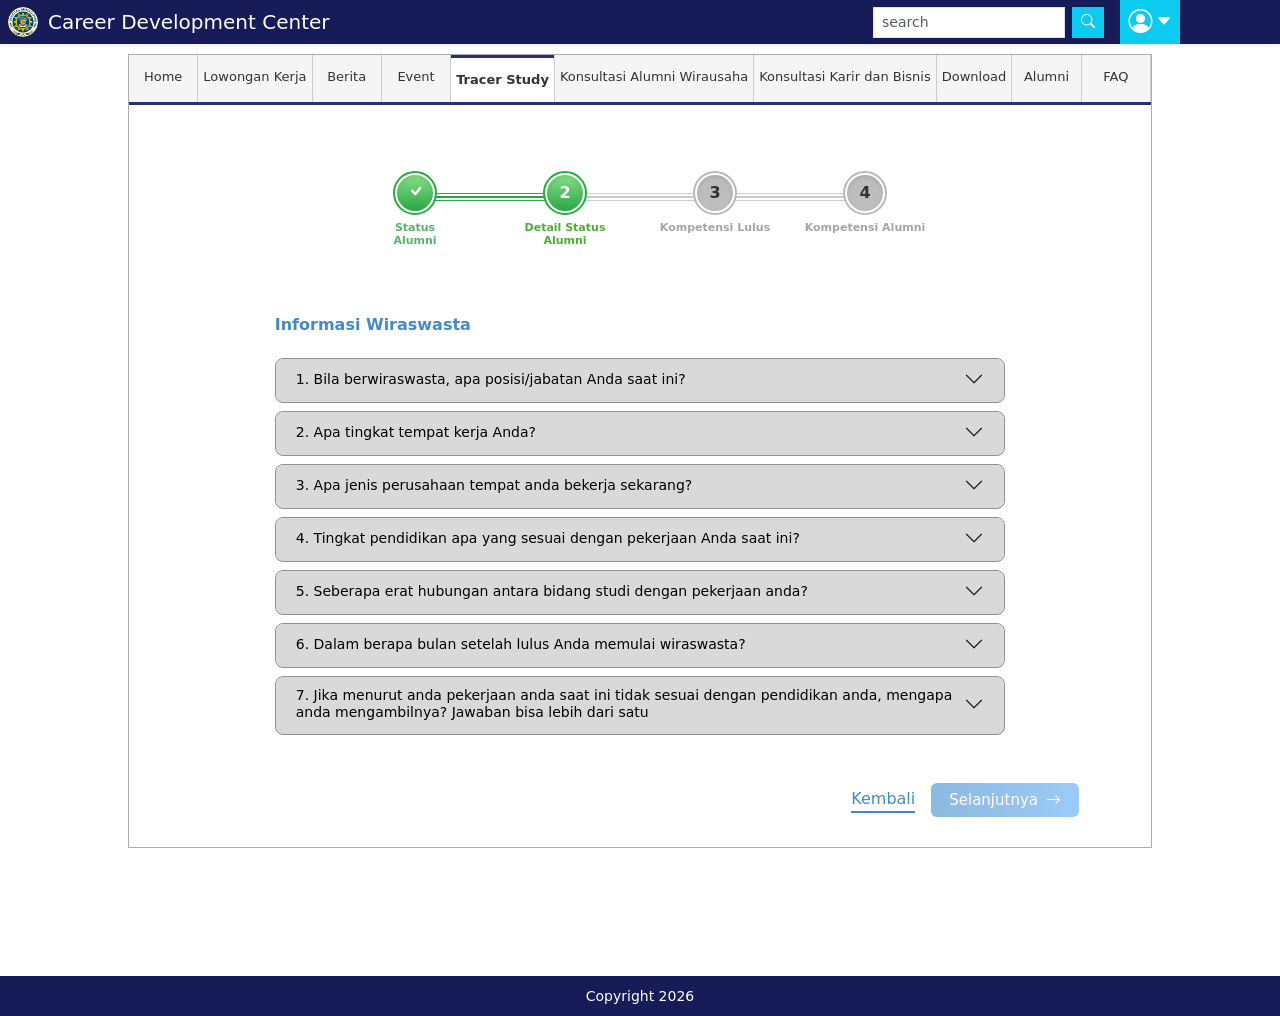
<file: tracer_form2_self_employed.html>
<!DOCTYPE html>
<html lang="en">
<head>
    <meta charset="UTF-8">
    <meta name="viewport" content="width=device-width, initial-scale=1.0">
    <title>Tracer STudy UAD Tahap I</title>
    <link rel="preconnect" href="https://fonts.googleapis.com">
    <link rel="preconnect" href="https://fonts.gstatic.com" crossorigin>
    <link href="https://fonts.googleapis.com/css2?family=Libre+Baskerville:ital,wght@0,400;0,700;1,400&family=Open+Sans:ital,wght@0,300..800;1,300..800&display=swap" rel="stylesheet">
    <link href="https://cdn.jsdelivr.net/npm/bootstrap@5.3.0/dist/css/bootstrap.min.css" rel="stylesheet">
    <link rel="stylesheet" href="https://cdn.jsdelivr.net/npm/bootstrap-icons@1.11.0/font/bootstrap-icons.css">
    <link rel="stylesheet" href="style.css">
</head>
<body>
    <nav class="navbar custom-navbar shadow-sm p-0">
        <div class="container-fluid p-0 ps-2">
            <a class="navbar-brand text-white d-flex align-items-center" href="#">
                <img src="asset/Logo-UAD-Berwarna.png" alt="logo" class="navbar-logo">
                <span class="fw-light d-none d-md-inline">Career Development Center</span>
                <span class="fw-light d-inline d-md-none">CDC</span>
            </a>

            <button class="navbar-toggler border-0 d-md-none me-3 my-custom-toggler" type="button" data-bs-toggle="collapse" style="background-color: #25CCF7;" data-bs-target="#navbarContent">
                <i class="bi bi-list text-white"></i>
            </button>

            <div class="d-flex align-items-center h-100 gap-3 d-none d-md-flex">
                <div class="input-group search-box">
                    <input type="text" class="form-control form-control-sm rounded-0" placeholder="search">
                    <button class="btn btn-info btn-sm text-white rounded-0" type="button"><i class="bi bi-search"></i></button>
                </div>
                <div class="profile-dropdown bg-info rounded-cube px-2 py-1 d-flex align-items-center gap-1">
                    <i class="bi bi-person-circle text-white fs-4"></i>
                    <i class="bi bi-caret-down-fill text-white"></i>
                </div>
            </div>
        </div>
    </nav>

    <div class="container-tab tracer-form2">
        <div class="collapse navbar-collapse" id="navbarContent">
            <div class="menu-bar">
                <ul class="menu-list">
                    <li class="nav-item"><a href="#">Home</a></li>
                    <li class="nav-item"><a href="#">Lowongan Kerja</a></li>
                    <li class="nav-item"><a href="#">Berita</a></li>
                    <li class="nav-item"><a href="#">Event</a></li>
                    <li class="nav-item"><a class="active" href="#">Tracer Study</a></li>
                    <li class="nav-item"><a href="#">Konsultasi Alumni Wirausaha</a></li>
                    <li class="nav-item"><a href="#">Konsultasi Karir dan Bisnis</a></li>
                    <li class="nav-item"><a href="#">Download</a></li>
                    <li class="nav-item"><a href="#">Alumni</a></li>
                    <li class="nav-item"><a href="#">FAQ</a></li>
                </ul>
            </div>
        </div>

        <div class="container mt-5">
            <div class="stepper-container">
                <div class="stepper-line"></div>
                <div class="stepper-line-progress" style="width: 28%;"></div>

                <div class="step-item completed">
                    <div class="step-circle">1</div>
                    <div class="step-label">Status<br>Alumni</div>
                </div>
                <div class="step-item active">
                    <div class="step-circle">2</div>
                    <div class="step-label">Detail Status<br>Alumni</div>
                </div>
                <div class="step-item">
                    <div class="step-circle">3</div>
                    <div class="step-label">Kompetensi Lulus</div>
                </div>
                <div class="step-item">
                    <div class="step-circle">4</div>
                    <div class="step-label">Kompetensi Alumni</div>
                </div>
            </div>
        </div>

        <div class="mt-5 px-md-4">
            <div style="max-width: 75%; margin: 0 auto;">
                <h6 class="text-primary-dark fw-bold mb-4">Informasi Wiraswasta</h6>

                <div class="accordion custom-accordion" id="tracerAccordion">
                    <!-- Pertanyaan 1 Wiraswasta-->
                    <div class="accordion-item mb-2">
                        <h2 class="accordion-header">
                            <button class="accordion-button collapsed" type="button" data-bs-toggle="collapse" data-bs-target="#collapse1">
                                1. Bila berwiraswasta, apa posisi/jabatan Anda saat ini?
                            </button>
                        </h2>

                        <div id="collapse1" class="accordion-collapse collapse" data-bs-parent="#tracerAccordion">
                            <div class="accordion-body">
                                <div class="form-check mb-1">
                                    <input class="form-check-input" type="radio" name="q1" id="q1_1">
                                    <label class="form-check-label" for="q1_1">Founder</label>
                                </div>
                                <div class="form-check mb-1">
                                    <input class="form-check-input" type="radio" name="q1" id="q1_2">
                                    <label class="form-check-label" for="q1_2">Co-Founder</label>
                                </div>
                                <div class="form-check mb-1">
                                    <input class="form-check-input" type="radio" name="q1" id="q1_3">
                                    <label class="form-check-label" for="q1_3">Staff</label>
                                </div>
                                <div class="form-check mb-1">
                                    <input class="form-check-input" type="radio" name="q1" id="q1_4">
                                    <label class="form-check-label" for="q1_4">Freelance / Pekerja Lepas</label>
                                </div>
                            </div>
                        </div>
                    </div>

                    <div class="accordion-item mb-2">
                        <div class="accordion-header">
                            <h2 class="accordion-header">
                                <button class="accordion-button collapsed" type="button" data-bs-toggle="collapse" data-bs-target="#collapse2">
                                    2. Apa tingkat tempat kerja Anda?
                                </button>
                            </h2>

                            <div id="collapse2" class="accordion-collapse collapse" data-bs-parent="#tracerAccordion">
                                <div class="accordion-body">
                                    <div class="form-check mb-1">
                                        <input class="form-check-input" type="radio" name="q2" id="q2_1">
                                        <label class="form-check-label" for="q2_1">Lokal/wilayah/wiraswasta tidak berbadan hukum</label>
                                    </div>
                                    <div class="form-check mb-1">
                                        <input class="form-check-input" type="radio" name="q2" id="q2_2">
                                        <label class="form-check-label" for="q2_2">Nasional/wiraswasta berbadan hukum</label>
                                    </div>
                                    <div class="form-check mb-1">
                                        <input class="form-check-input" type="radio" name="q2" id="q2_3">
                                        <label class="form-check-label" for="q2_3">Multinasional/Internasional</label>
                                    </div>
                                </div>
                            </div>
                        </div>
                    </div>

                    <div class="accordion-item mb-2">
                        <h2 class="accordion-header">
                            <button class="accordion-button collapsed" type="button" data-bs-toggle="collapse" data-bs-target="#collapse3">
                                3. Apa jenis perusahaan tempat anda bekerja sekarang?
                            </button>
                        </h2>
                        <div id="collapse3" class="accordion-collapse collapse" data-bs-parent="#tracerAccordion">
                            <div class="accordion-body">
                                <div class="form-check mb-1">
                                    <input class="form-check-input q3-radio" type="radio" name="q3" id="q3_1">
                                    <label class="form-check-label" for="q3_1">Instansi pemerintah</label>
                                </div>
                                <div class="form-check mb-1">
                                    <input class="form-check-input q3-radio" type="radio" name="q3" id="q3_2">
                                    <label class="form-check-label" for="q3_2">BUMN/BUMD</label>
                                </div>
                                <div class="form-check mb-1">
                                    <input class="form-check-input q3-radio" type="radio" name="q3" id="q3_3">
                                    <label class="form-check-label" for="q3_3">Institusi/Organisasi Multilateral</label>
                                </div>
                                <div class="form-check mb-1">
                                    <input class="form-check-input q3-radio" type="radio" name="q3" id="q3_4">
                                    <label class="form-check-label" for="q3_4">Organisasi non-profil/Lembaga</label>
                                </div>
                                <div class="form-check mb-1">
                                    <input class="form-check-input q3-radio"  type="radio" name="q3" id="q3_5">
                                    <label class="form-check-label" for="q3_5">Swadaya Masyarakat</label>
                                </div>
                                <div class="form-check mb-1">
                                    <input class="form-check-input q3-radio" type="radio" name="q3" id="q3_6">
                                    <label class="form-check-label" for="q3_6">Perusahaan Swasta</label>
                                </div>
                                <div class="form-check mb-1">
                                    <input class="form-check-input q3-radio" type="radio" name="q3" id="q3_7">
                                    <label class="form-check-label" for="q3_7">Wiraswasta/perusahaan sendiri</label>
                                </div>
                                <div class="form-check mb-1">
                                    <input class="form-check-input q3-radio" type="radio" name="q3" id="q3_8">
                                    <label class="form-check-label" for="q3_8">Lainnya, tuliskan:</label><br>
                                    <input type="text" id="q3_8_text" class="form-control form-control-sm other-radio mt-1" style="max-width: 250px;" disabled>
                                </div>
                            </div>
                        </div>
                    </div>

                    <div class="accordion-item mb-2">
                        <div class="accordion-header">
                            <h2 class="accordion-header">
                                <button class="accordion-button collapsed" type="button" data-bs-toggle="collapse" data-bs-target="#collapse4">
                                    4. Tingkat pendidikan apa yang sesuai dengan pekerjaan Anda saat ini?
                                </button>
                            </h2>

                            <div id="collapse4" class="accordion-collapse collapse" data-bs-parent="#tracerAccordion">
                                <div class="accordion-body">
                                    <div class="form-check mb-1">
                                        <input class="form-check-input" type="radio" name="q4" id="q4_1">
                                        <label class="form-check-label" for="q4_1">Setingkat lebih Tinggi</label>
                                    </div>
                                    <div class="form-check mb-1">
                                        <input class="form-check-input" type="radio" name="q4" id="q4_2">
                                        <label class="form-check-label" for="q4_2">Tingkat yang Sama</label>
                                    </div>
                                    <div class="form-check mb-1">
                                        <input class="form-check-input" type="radio" name="q4" id="q4_3">
                                        <label class="form-check-label" for="q4_3">Setingkat Lebih Rendah</label>
                                    </div>
                                    <div class="form-check mb-1">
                                        <input class="form-check-input" type="radio" name="q4" id="q4_4">
                                        <label class="form-check-label" for="q4_4">Tidak Perlu Pendidikan Tinggi</label>
                                    </div>
                                </div>
                            </div>
                        </div>
                    </div>

                    <div class="accordion-item mb-2">
                        <h2 class="accordion-header">
                            <button class="accordion-button collapsed" type="button" data-bs-toggle="collapse" data-bs-target="#collapse5">
                                5. Seberapa erat hubungan antara bidang studi dengan pekerjaan anda?
                            </button>
                        </h2>
                        <div id="collapse5" class="accordion-collapse collapse" data-bs-parent="#tracerAccordion">
                            <div class="accordion-body">
                                <div class="form-check mb-1">
                                    <input class="form-check-input" type="radio" name="q5" id="q5_1">
                                    <label class="form-check-label" for="q5_1">Sangat Erat</label>
                                </div>
                                <div class="form-check mb-1">
                                    <input class="form-check-input" type="radio" name="q5" id="q5_2">
                                    <label class="form-check-label" for="q5_2">Erat</label>
                                </div>
                                <div class="form-check mb-1">
                                    <input class="form-check-input" type="radio" name="q5" id="q5_3">
                                    <label class="form-check-label" for="q5_3">Cukup Erat</label>
                                </div>
                                <div class="form-check mb-1">
                                    <input class="form-check-input" type="radio" name="q5" id="q5_4">
                                    <label class="form-check-label" for="q5_4">Kurang Erat</label>
                                </div>
                                <div class="form-check mb-1">
                                    <input class="form-check-input" type="radio" name="q5" id="q5_5">
                                    <label class="form-check-label" for="q5_5">Tidak Sama Sekali</label>
                                </div>
                            </div>
                        </div>
                    </div>

                    <div class="accordion-item mb-2">
                        <h2 class="accordion-header">
                            <button class="accordion-button collapsed" type="button" data-bs-toggle="collapse" data-bs-target="#collapse6">
                                6. Dalam berapa bulan setelah lulus Anda memulai wiraswasta?
                            </button>
                        </h2>

                        <div id="collapse6" class="accordion-collapse collapse" data-bs-parent="#tracerAccordion">
                            <div class="accordion-body">
                                <div class="col-md-2">
                                    <input type="number" class="form-control custom-number input-field answer-input" id="inputMonth" min="1" max="99">
                                </div>
                            </div>
                        </div>
                    </div>
                    <div class="accordion-item mb-2">
                        <h2 class="accordion-header">
                            <button class="accordion-button collapsed" type="button" data-bs-toggle="collapse" data-bs-target="#collapse7">
                                7. Jika menurut anda pekerjaan anda saat ini tidak sesuai dengan pendidikan anda, mengapa anda mengambilnya? Jawaban bisa lebih dari satu
                            </button>
                        </h2>
                        <div id="collapse7" class="accordion-collapse collapse" data-bs-parent="#tracerAccordion">
                            <div class="accordion-body">
                                <div class="form-check mb-1">
                                    <input class="form-check-input" type="checkbox" name="q7" id="q7_1">
                                    <label class="form-check-label" for="q7_1">Pertanyaan tidak sesuai; pekerjaan saya sekarang sudah sesuai dengan pendidikan saya</label>
                                </div>
                                <div class="form-check mb-1">
                                    <input class="form-check-input" type="checkbox" name="q7" id="q7_2">
                                    <label class="form-check-label" for="q7_2">Saya belum mendaptkan pekerjaan yang sesuai</label>
                                </div>
                                <div class="form-check mb-1">
                                    <input class="form-check-input" type="checkbox" name="q7" id="q7_3">
                                    <label class="form-check-label" for="q7_3">Di pekerjaan ini saya memperoleh prospek karir yang baik</label>
                                </div>
                                <div class="form-check mb-1">
                                    <input class="form-check-input" type="checkbox" name="q7" id="q7_4">
                                    <label class="form-check-label" for="q7_4">Saya lebih suka bekerja di area pekerjaan yang tidak ada hubungannya dengan pendidikan saya</label>
                                </div>
                                <div class="form-check mb-1">
                                    <input class="form-check-input" type="checkbox" name="q7" id="q7_5">
                                    <label class="form-check-label" for="q7_5">Saya dipromosikan ke posisi yang kurang berhubungan dengan pendidikan saya dibanding posisi sebelumnya</label>
                                </div>
                                <div class="form-check mb-1">
                                    <input class="form-check-input" type="checkbox" name="q7" id="q7_6">
                                    <label class="form-check-label" for="q7_6">Saya dapat memperoleh pendapatan yang lebih tinggi di pekerjaan ini</label>
                                </div>
                                <div class="form-check mb-1">
                                    <input class="form-check-input" type="checkbox" name="q7" id="q7_7">
                                    <label class="form-check-label" for="q7_7">Pekerjaan saya saat ini lebih aman/terjamin/secure</label>
                                </div>
                                <div class="form-check mb-1">
                                    <input class="form-check-input" type="checkbox" name="q7" id="q7_8">
                                    <label class="form-check-label" for="q7_8">Pekerjaan saya saat ini lebih menarik</label>
                                </div>
                                <div class="form-check mb-1">
                                    <input class="form-check-input" type="checkbox" name="q7" id="q7_9">
                                    <label class="form-check-label" for="q7_9">Pekerjan saya saat ini lebih memungkinkan saya mengambil pekerjaan tambahan/jadwal yang fleksibel, dll</label>
                                </div>
                                <div class="form-check mb-1">
                                    <input class="form-check-input" type="checkbox" name="q7" id="q7_10">
                                    <label class="form-check-label" for="q7_10">Pekerjaan saya saat ini lokasinya lebih dekat dari rumah saya</label>
                                </div>
                                <div class="form-check mb-1">
                                    <input class="form-check-input" type="checkbox" name="q7" id="q7_11">
                                    <label class="form-check-label" for="q7_11">Pekerjaan saya saat ini dapat lebih menjamin kebutuhan keluarga saya</label>
                                </div>
                                <div class="form-check mb-1">
                                    <input class="form-check-input" type="checkbox" name="q7" id="q7_12">
                                    <label class="form-check-label" for="q7_12">Pada awal meniti karir, saya harus menerima pekerjaan yang tidak berhubungan dengan pendidikan saya</label>
                                </div>
                                <div class="form-check mb-1">
                                    <input class="form-check-input q7-group" type="checkbox" name="q7" id="q7_13">
                                    <label class="form-check-label" for="q7_13">Lainnya, tuliskan:</label>
                                    <input type="text" id="q7_13_text" class="form-control form-control-sm other-radio mt-1" style="max-width: 200px;" disabled>
                                </div>
                            </div>
                        </div>
                    </div>
                </div>
                <div id="error-message" class="text-danger small mt-2" style="display: none;">
                    *Harap isi semua pertanyaan sebelum melanjutkan
                </div>
            </div>
            <div class="d-flex justify-content-between justify-content-md-end align-items-center gap-3 mt-5 pe-md-5">
                <a href="tracer_form1.html" class="text-decoration-none d-flex align-items-center" style="color: #428BCA;">
                    <i class="bi bi-arrow-left d-md-none btn-back fs-2"></i> <span class="d-none d-md-inline" style="border-bottom: 2px solid #428BCA;">Kembali</span> 
                </a>
                <button type="button" id="btnNext" class="btn btn-next d-flex align-items-center justify-content-center disabled" aria-disabled="true">
                    <span class="d-none d-md-inline me-2">Selanjutnya</span> <i class="bi bi-arrow-right"></i>
                </button>
            </div>
            <div style="height: 30px;"></div>
        </div>
    </div>

    <div style="height: 70px;"></div>
    <footer class="footer mt-5 py-2 text-center text-white" style="background-color: #171b58;">
        <div class="container">
            <span class="small">Copyright 2026</span>
        </div>
    </footer>

    <script src="https://cdn.jsdelivr.net/npm/bootstrap@5.3.0/dist/js/bootstrap.bundle.min.js"></script>
    <script>
        function updateAccordion() {
            const accordionItem = this.closest('.accordion-body')?.closest('.accordion-item');
            if(!accordionItem) return;

            if(this.type === 'radio' || this.type === 'checkbox') {
                const checkedInputs = accordionItem.querySelectorAll('.form-check-input:checked');
                accordionItem.classList.toggle('is-answered', checkedInputs.length > 0);
            }else{
                accordionItem.classList.toggle('is-answered', this.value.trim() !== '');
            }
        }

        document.querySelectorAll('.form-check-input, .answer-input')
            .forEach(input => {
                input.addEventListener('change', updateAccordion);
                input.addEventListener('input', updateAccordion);
            });

        document.getElementById('tracerAccordion').addEventListener('click', function(e) {
            const accordionBody = e.target.closest('.accordion-body');
                if (!accordionBody) return;
                if (e.target.tagName.toLowerCase() === 'input' || e.target.tagName.toLowerCase() === 'label') {
                    e.stopPropagation();
                    return;
                }
            const collapseElement = accordionBody.closest('.accordion-collapse');
    
            const bsCollapse = bootstrap.Collapse.getInstance(collapseElement);
                if (bsCollapse) {
                bsCollapse.hide();
            }
        });

        const q7OtherRadio = document.getElementById('q7_13');
        const q7OtherInput = document.getElementById('q7_13_text');

        q7OtherRadio.addEventListener('change', function(){
            if(this.checked){
                q7OtherInput.disabled = false;
                q7OtherInput.focus();
            }else{
                q7OtherInput.disabled = true;
                q7OtherInput.value = '';
            }
        });

        const q3Radios = document.querySelectorAll('.q3-radio');
        const q3OtherInput = document.getElementById('q3_8_text');
        const q3OtherRadio = document.getElementById('q3_8');

        q3Radios.forEach(radio => {
            radio.addEventListener('change', function(){
                if (q3OtherRadio.checked){
                    q3OtherInput.disabled = false;
                    q3OtherInput.focus();
                }else{
                    q3OtherInput.disabled = true;
                    q3OtherInput.value = '';
                }
            })
        })

        const btnNext = document.getElementById('btnNext');
        const questions = ['q1', 'q2', 'q3', 'q4', 'q5', 'q6', 'q7'];
        const errorMessage = document.getElementById('error-message');

        function saveFormData(){
            let tracerData = JSON.parse(localStorage.getItem('tracerData')) || {};

            tracerData.self_q1 = document.querySelector('input[name="q1"]:checked')?.nextElementSibling.textContent.trim() || '';
            tracerData.self_q2 = document.querySelector('input[name="q2"]:checked')?.nextElementSibling.textContent.trim() || '';
            
            if(document.getElementById('q3_8').checked){
                tracerData.self_q3 = document.getElementById('q3_8_text').value.trim();
            }else{
                tracerData.self_q3 = document.querySelector('input[name="q3"]:checked')?.nextElementSibling.textContent.trim() || '';
            }

            tracerData.self_q4 = document.querySelector('input[name="q4"]:checked')?.nextElementSibling.textContent.trim() || '';
            tracerData.self_q5 = document.querySelector('input[name="q5"]:checked')?.nextElementSibling.textContent.trim() || '';
            tracerData.self_q6 = document.getElementById('inputMonth').value;

            tracerData.self_q7 = [];
            document.querySelectorAll('input[name="q7"]:checked').forEach(item => {
                if(item.id === 'q7_13'){
                    tracerData.self_q7.push(document.getElementById('q7_13_text').value.trim());
                }else{
                    tracerData.self_q7.push(item.nextElementSibling.textContent.trim());
                }
            });

            localStorage.setItem('tracerData', JSON.stringify(tracerData));
        }

        document.querySelectorAll('input').forEach(input => {
            input.addEventListener('change', () => {
                validateForm();
                saveFormData();
            });

            input.addEventListener('input', () => {
                validateForm();
                saveFormData();
            });
        });

        const tracerData = JSON.parse(localStorage.getItem('tracerData')) || {};

            if(tracerData.self_q1){
                document.querySelectorAll('input[name="q1"]').forEach(radio => {
                    if(radio.nextElementSibling.textContent.trim() === tracerData.self_q1){
                        radio.checked = true;
                    }
                });
            }

            if(tracerData.self_q2){
                document.querySelectorAll('input[name="q2"]').forEach(radio => {
                    if(radio.nextElementSibling.textContent.trim() === tracerData.self_q2){
                        radio.checked = true;
                    }
                });
            }

            if(tracerData.self_q3){
                let found = false;

                document.querySelectorAll('input[name="q3"]').forEach(radio => {
                    const label = radio.nextElementSibling.textContent.trim();

                    if (label === tracerData.self_q3){
                        radio.checked = true;
                        found = true;
                    }
                });

                if(!found){
                    q3OtherRadio.checked = true;
                    q3OtherInput.disabled = false;
                    q3OtherInput.value = tracerData.self_q3;
                }
            }

            if(tracerData.self_q4) {
                document.querySelectorAll('input[name="q4"]').forEach(radio => {
                    if(radio.nextElementSibling.textContent.trim() === tracerData.self_q4){
                        radio.checked = true;
                    }
                });
            }

            if(tracerData.self_q5){
                document.querySelectorAll('input[name="q5"]').forEach(radio => {
                    if(radio.nextElementSibling.textContent.trim() === tracerData.self_q5){
                        radio.checked = true;
                    }
                });
            }

            if(tracerData.self_q6){
                document.getElementById('inputMonth').value = tracerData.self_q6;
            }

            if (tracerData.self_q7) {
                document.querySelectorAll('input[name="q7"]').forEach(check => {
                    const label = check.nextElementSibling.textContent.trim();
                    if (tracerData.self_q7.includes(label)) {
                        check.checked = true;
                    }
                });

                const customQ7 = (tracerData.self_q7 || []).find(item => !Array.from(document.querySelectorAll('input[name="q7"]')).some(c => c.nextElementSibling.textContent.trim() === item));

                if(customQ7){
                    document.getElementById('q7_13').checked = true;
                    document.getElementById('q7_13_text').disabled = false;
                    document.getElementById('q7_13_text').value = customQ7;
                }
            }
        validateForm();
        document.querySelectorAll('.form-check-input, .answer-input').forEach(input => updateAccordion.call(input));

        btnNext.addEventListener('click', function(e) {
            if (this.classList.contains('disabled')) {
                e.preventDefault(); 
                errorMessage.style.display = 'block'; 

                questions.forEach(qName => {
                    let isChecked;
                    if(qName === 'q6'){
                        isChecked = document.getElementById('inputMonth').value.trim() !== '';
                    }else{
                        isChecked = document.querySelector(`input[name="${qName}"]:checked`);
                    }

                    let isTextValid = true;
                    if(qName === 'q3' && document.getElementById('q3_8')?.checked&& document.getElementById('q3_8_text').value.trim() === ''){
                        isTextValid = false;
                    }

                    if (qName === 'q7' && document.getElementById('q7_13')?.checked && document.getElementById('q7_13_text').value.trim() === '') {
                        isTextValid = false;
                    }

                    if(!isChecked || !isTextValid){
                        const accordionItem = document.querySelector(`[data-bs-target="#collapse${qName.replace('q', '')}"]`).closest('.accordion-item');
                        accordionItem.classList.remove('shake');
                        void accordionItem.offsetWidth;
                        accordionItem.classList.add('shake');
                    }
                });                
            }else{
                window.location.href = 'tracer_form3.html';
            }
        });

        function validateForm() {
            let allAnswered = true;

            questions.forEach(qName => {
                let isAnswered = false;

                if (qName === 'q6') {
                    const monthInput = document.getElementById('inputMonth');
                    const monthValue = parseInt(monthInput.value);
                    isAnswered = !isNaN(monthValue) && monthValue >= 1 && monthValue <= 99;
                }else if(qName === 'q7'){
                    const checkedBoxes = document.querySelectorAll('input[name="q7"]:checked');
                    isAnswered = checkedBoxes.length > 0;
                } else {
                    isAnswered = document.querySelector(`input[name="${qName}"]:checked`) !== null;
                }

                let isTextValid = true;

                if (qName === 'q3' && document.getElementById('q3_8').checked && document.getElementById('q3_8_text').value.trim() === '') {
                    isTextValid = false;
                }

                if (qName === 'q7' && document.getElementById('q7_13').checked && document.getElementById('q7_13_text').value.trim() === '') {
                    isTextValid = false;
                }

                if (!isAnswered || !isTextValid) {
                    allAnswered = false;
                }
            });

            if (allAnswered) {
                btnNext.classList.remove('disabled');
                btnNext.removeAttribute('aria-disabled');
                errorMessage.style.display = 'none';
            } else {
                btnNext.classList.add('disabled');
                btnNext.setAttribute('aria-disabled', 'true');
            }

            return allAnswered;
        }

        document.querySelectorAll('.form-check-input, .answer-input').forEach(input => {
            input.addEventListener('change', validateForm);
            input.addEventListener('input', validateForm);
        });

        q3OtherInput.addEventListener('input', validateForm);
        q7OtherInput.addEventListener('input', validateForm);

        validateForm();
    </script>
</body>
</html>
</file>
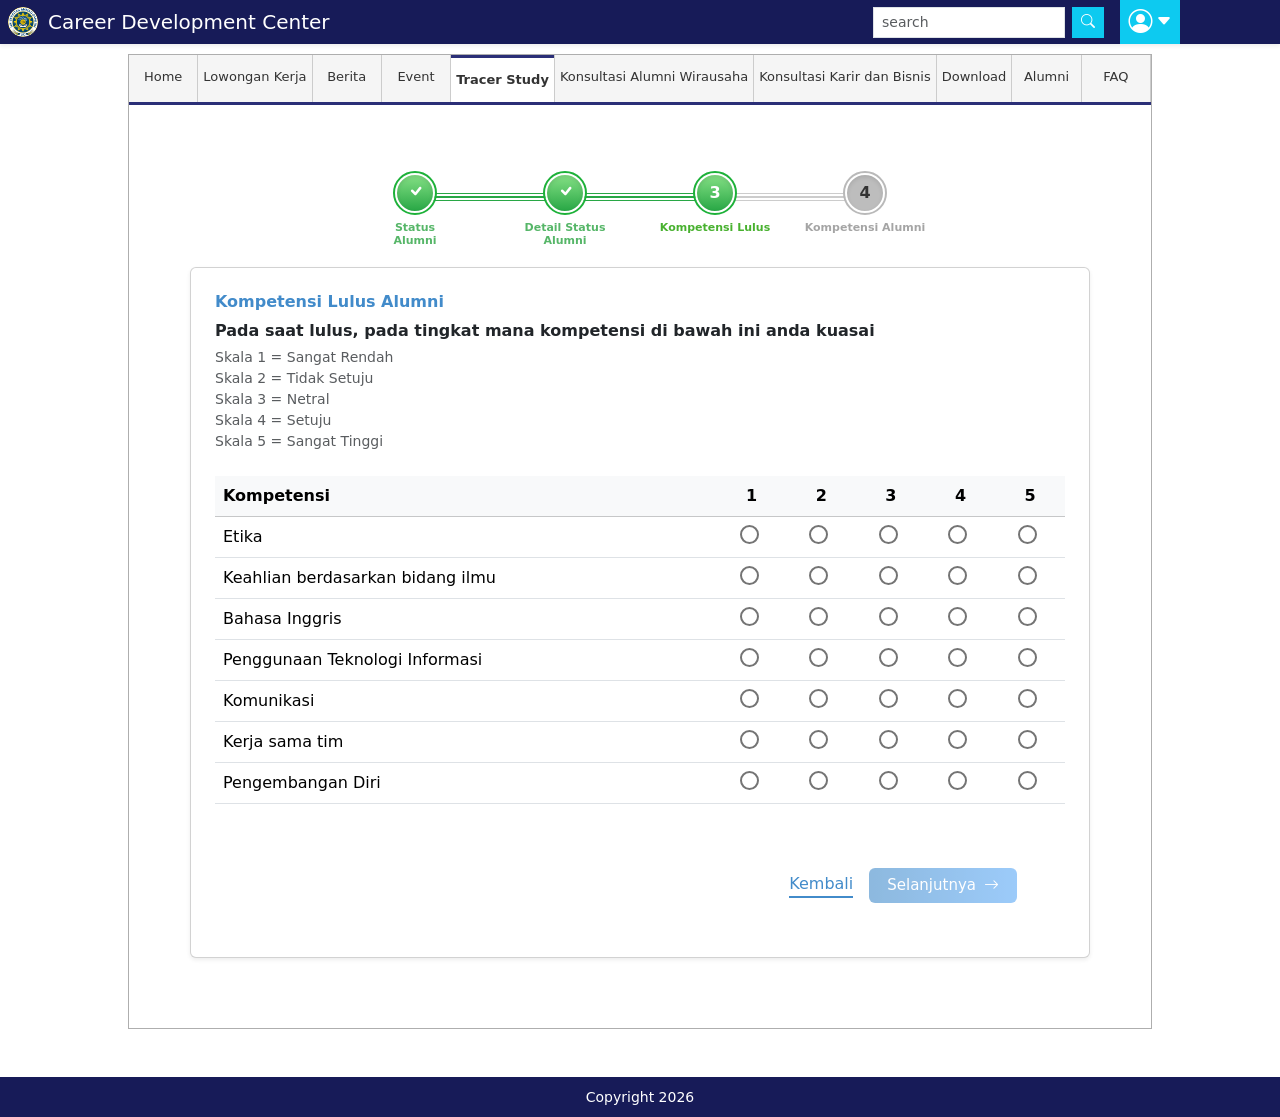
<file: tracer_form3.html>
<!DOCTYPE html>
<html lang="en">
<head>
    <meta charset="UTF-8">
    <meta name="viewport" content="width=device-width, initial-scale=1.0">
    <title>Tracer Study UAD Tahap II</title>
    <link rel="preconnect" href="https://fonts.googleapis.com">
    <link rel="preconnect" href="https://fonts.gstatic.com" crossorigin>
    <link href="https://fonts.googleapis.com/css2?family=Libre+Baskerville:ital,wght@0,400;0,700;1,400&family=Open+Sans:ital,wght@0,300..800;1,300..800&display=swap" rel="stylesheet">
    <link href="https://cdn.jsdelivr.net/npm/bootstrap@5.3.0/dist/css/bootstrap.min.css" rel="stylesheet">
    <link rel="stylesheet" href="https://cdn.jsdelivr.net/npm/bootstrap-icons@1.11.0/font/bootstrap-icons.css">
    <link rel="stylesheet" href="style.css">
</head>

<body>
    <nav class="navbar custom-navbar shadow-sm p-0">
        <div class="container-fluid p-0 ps-2">

            <a class="navbar-brand text-white d-flex align-items-center" href="#">
                <img src="asset/Logo-UAD-Berwarna.png" alt="logo" class="navbar-logo">
                <span class="fw-light d-none d-md-inline">Career Development Center</span>
                <span class="fw-light d-inline d-md-none">CDC</span>
            </a>

            <button class="navbar-toggler border-0 d-md-none me-3 my-custom-toggler" type="button" data-bs-toggle="collapse" style="background-color: #25CCF7;" data-bs-target="#navbarContent">
                <i class="bi bi-list text-white"></i>
            </button>

            <div class="d-flex align-items-center h-100 gap-3 d-none d-md-flex">
                <div class="input-group search-box">
                    <input type="text" class="form-control form-control-sm rounded-0" placeholder="search">
                    <button class="btn btn-info btn-sm text-white rounded-0" type="button">
                        <i class="bi bi-search"></i>
                    </button>
                </div>

                <div class="profile-dropdown bg-info rounded-cube px-2 py-1 d-flex align-items-center gap-1">
                    <i class="bi bi-person-circle text-white fs-4"></i>
                    <i class="bi bi-caret-down-fill text-white"></i>
                </div>

            </div>
        </div>
    </nav>

    <div class="container-tab tracer-form3">

        <div class="collapse navbar-collapse" id="navbarContent">
            <div class="menu-bar">
                <ul class="menu-list">
                    <li class="nav-item"><a href="#">Home</a></li>
                    <li class="nav-item"><a href="#">Lowongan Kerja</a></li>
                    <li class="nav-item"><a href="#">Berita</a></li>
                    <li class="nav-item"><a href="#">Event</a></li>
                    <li class="nav-item"><a class="active" href="#">Tracer Study</a></li>
                    <li class="nav-item"><a href="#">Konsultasi Alumni Wirausaha</a></li>
                    <li class="nav-item"><a href="#">Konsultasi Karir dan Bisnis</a></li>
                    <li class="nav-item"><a href="#">Download</a></li>
                    <li class="nav-item"><a href="#">Alumni</a></li>
                    <li class="nav-item"><a href="#">FAQ</a></li>
                </ul>
            </div>
        </div>

        <div class="container mt-5">

            <div class="stepper-container">

                <div class="stepper-line"></div>
                <div class="stepper-line-progress" style="width: 48%;"></div>

                <div class="step-item completed">
                    <a href="tracer_form1.html" style="text-decoration: none; cursor: pointer;">
                        <div class="step-circle">1</div>
                        <div class="step-label">
                            Status<br>Alumni
                        </div>
                    </a>
                </div>

                <div class="step-item completed">
                    <a href="tracer_form1.html" style="text-decoration: none; cursor: pointer;">
                        <div class="step-circle">2</div>
                        <div class="step-label">
                            Detail Status<br>Alumni
                        </div>
                    </a>
                </div>

                <div class="step-item active">
                    <div class="step-circle">3</div>
                    <div class="step-label">
                        Kompetensi Lulus
                    </div>
                </div>

                <div class="step-item">
                    <div class="step-circle">4</div>
                    <div class="step-label">
                        Kompetensi Alumni
                    </div>
                </div>

            </div>
        </div>

        <div class="card form-card shadow-sm border-1 mx-auto" style="max-width: 900px;">
            <div class="card-body p-4 p-md-4">
                <h6 class="text-primary-dark fw-bold mb-2 mt-0 pt-0">
                    Kompetensi Lulus Alumni
                </h6>

                <p class="fw-bold mb-1">
                    Pada saat lulus, pada tingkat mana kompetensi di bawah ini anda kuasai
                </p>

                <div class="text-muted small mb-4">
                    Skala 1 = Sangat Rendah<br>
                    Skala 2 = Tidak Setuju<br>
                    Skala 3 = Netral<br>
                    Skala 4 = Setuju<br>
                    Skala 5 = Sangat Tinggi
                </div>

                <form id="kompetensiForm">

                    <div class="table-responsive">

                        <table class="table align-middle">

                            <thead class="table-light">
                                <tr>
                                    <th class="kompetensi-title text-start">
                                        Kompetensi
                                    </th>

                                    <th>1</th>
                                    <th>2</th>
                                    <th>3</th>
                                    <th>4</th>
                                    <th>5</th>
                                </tr>
                            </thead>

                            <tbody id="tableBody">
                            </tbody>
                        </table>
                        <div id="error-message" class="text-danger small mt-2" style="display: none">
                            *Harap isi semua Kompetensi sebelum melanjutkan
                        </div>
                    </div>
                </form>

                <div class="d-flex justify-content-between justify-content-md-end align-items-center gap-3 mt-5 pe-md-5">
                    <a href="tracer_form1.html" class="text-decoration-none d-flex align-items-center" style="color: #428BCA;">
                        <i class="bi bi-arrow-left d-md-none btn-back fs-2"></i> <span class="d-none d-md-inline" style="border-bottom: 2px solid #428BCA;">Kembali</span> 
                    </a>
                    <button type="button" id="btnNext" class="btn btn-next d-flex align-items-center justify-content-center disabled" aria-disabled="true">
                        <span class="d-none d-md-inline me-2">Selanjutnya</span> <i class="bi bi-arrow-right"></i>
                    </button>
                </div>
                <div style="height: 30px;"></div>
            </div>
        </div>
        <div style="height: 70px;"></div>
    </div>

    <footer class="footer mt-5 py-2 text-center text-white" style="background-color: #171b58;">
        <div class="container">
            <span class="small">Copyright 2026</span>
        </div>
    </footer>
    
    <script src="https://cdn.jsdelivr.net/npm/bootstrap@5.3.0/dist/js/bootstrap.bundle.min.js"></script>

    <script>
        const kompetensi = [
            "Etika",
            "Keahlian berdasarkan bidang ilmu",
            "Bahasa Inggris",
            "Penggunaan Teknologi Informasi",
            "Komunikasi",
            "Kerja sama tim",
            "Pengembangan Diri"
        ];

        const tableBody = document.getElementById("tableBody");

        kompetensi.forEach((item, index) => {

            let row = `
                <tr>
                    <td class="fw-medium">
                        ${item}
                    </td>
            `;

            for (let i = 1; i <= 5; i++) {

                row += `
                    <td class="text-center">

                        <div class="form-check d-inline-block text-center m-0 p-0">
                            <input
                                class="form-check-input likert-radio float-none mx-auto"
                                type="radio"
                                name="kompetensi_${index}"
                                id="k${index}_${i}"
                                value="${i}"
                            >
                            <label for="k${index}_${i}"></label>

                        </div>

                    </td>
                `;
            }

            row += `</tr>`;

            tableBody.innerHTML += row;
        });

        const btnNext = document.getElementById('btnNext');
        const errorMessage = document.getElementById('error-message');

        function saveKompetensi() {
            let tracerData = JSON.parse(localStorage.getItem('tracerData')) || {};

            tracerData.kompetensiLulus = {};

            kompetensi.forEach((item, index) => {
                const selected = document.querySelector(
                    `input[name="kompetensi_${index}"]:checked`
                );

                tracerData.kompetensiLulus[`kompetensi_${index}`] =
                    selected ? selected.value : '';
            });

            localStorage.setItem('tracerData', JSON.stringify(tracerData));
        }

        const tracerData = JSON.parse(localStorage.getItem('tracerData')) || {};
        if (tracerData.kompetensiLulus) {
            kompetensi.forEach((item, index) => {
                const savedValue =
                    tracerData.kompetensiLulus[`kompetensi_${index}`];
                if (savedValue) {
                    const radio = document.querySelector(
                        `input[name="kompetensi_${index}"][value="${savedValue}"]`
                    );
                    if (radio) {
                        radio.checked = true;
                    }
                }
            });
        }

        function validateForm(){
            let allAnswered = true;
            kompetensi.forEach((item, index) => {
                const selected = document.querySelector(
                    `input[name="kompetensi_${index}"]:checked`
                );
                if(!selected){
                    allAnswered = false;
                }
            });

            if(allAnswered){
                btnNext.classList.remove('disabled');
                btnNext.removeAttribute('aria-disabled');
                errorMessage.style.display='none';
            }else{
                btnNext.classList.add('disabled');
                btnNext.setAttribute('aria-disabled', 'true');
            }
            return allAnswered;
        }

        document.querySelectorAll('.likert-radio').forEach(radio => {

            radio.addEventListener('change', () => {
                saveKompetensi();
                validateForm();
            });

        });

        function getNextPage() {

            const tracerData =
                JSON.parse(localStorage.getItem('tracerData')) || {};

            switch (tracerData.alumniStatus) {

                case 'employed':
                    return 'tracer_form4.html';

                case 'self_employed':
                    return 'tracer_form4.html';

                case 'continue_study':
                    return 'tracer_form4_skip.html';

                case 'job_search':
                    return 'tracer_form4_skip.html';

                case 'not_work':  
                    return 'tracer_form4_skip.html';
                default:
                    return 'tracer_form1.html';
            }
        }

        btnNext.addEventListener('click', function(){

            if (!validateForm()) {
                errorMessage.style.display = 'block';
                return;
            }

            saveKompetensi();

            window.location.href = getNextPage();
        });

        const btnBack = document.getElementById('btnBack');
        if (tracerData.alumniStatus === 'employed') {
            btnBack.href = 'tracer_form2_details.html';
        }
        else if (tracerData.alumniStatus === 'self_employed') {
            btnBack.href = 'tracer_form2_self_employed.html';
        }
        else if (tracerData.alumniStatus === 'continue_study') {
            btnBack.href = 'tracer_form2_continuing_study.html';
        }else if(tracerData.alumniStatus === 'job_search'){
            btnBack.href = 'tracer_form2_jobsearch.html';
        }
        validateForm();
    </script>
</body>
</html>
</file>
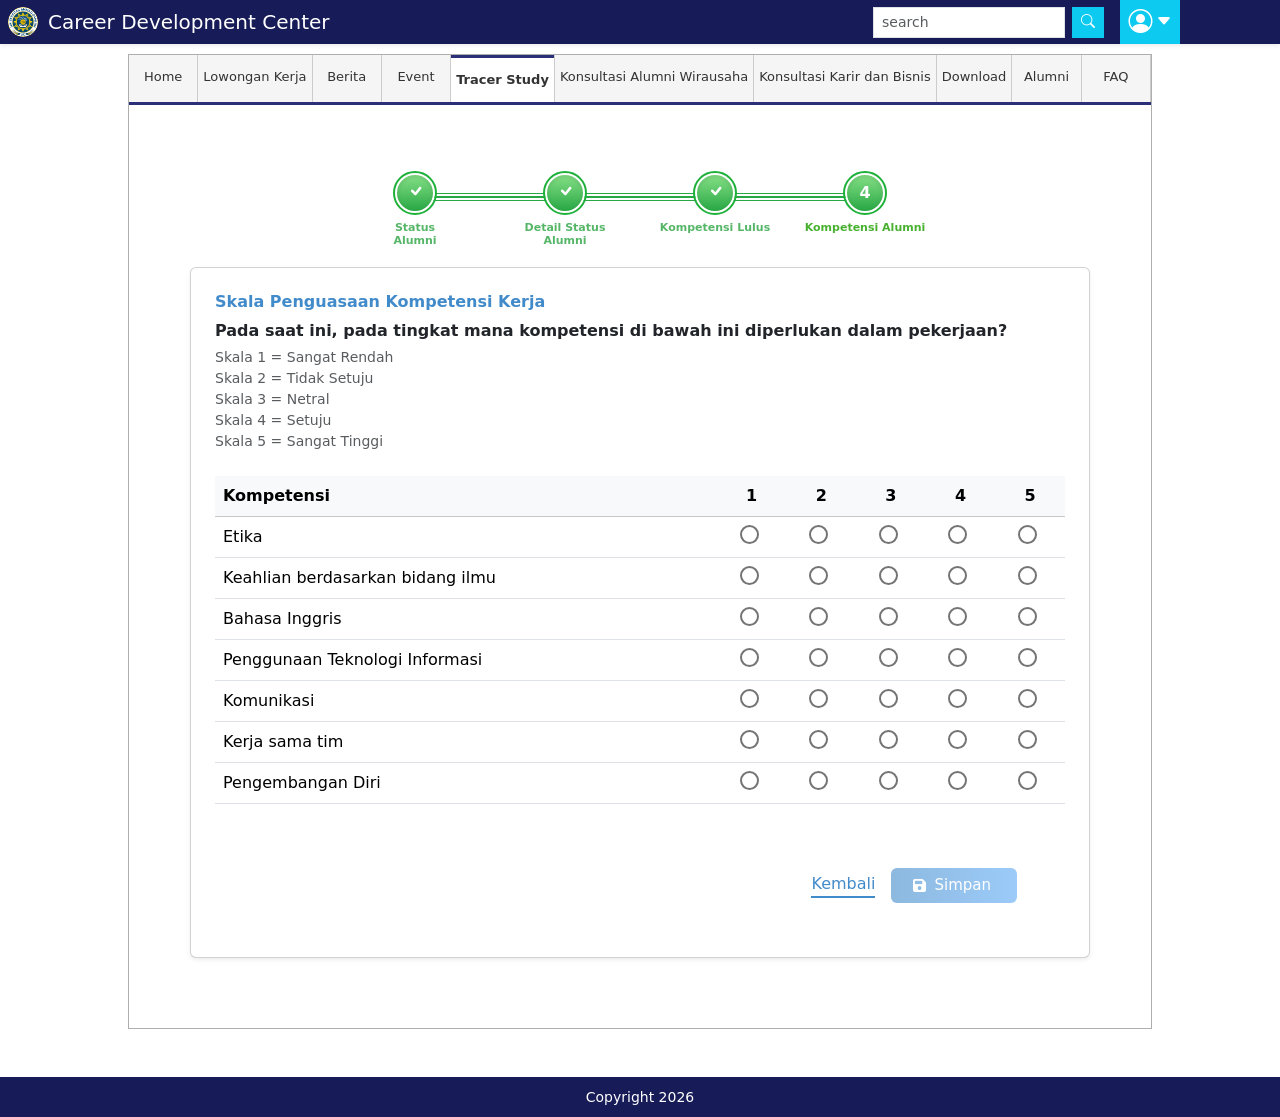
<file: tracer_form4.html>
<!DOCTYPE html>
<html lang="en">
<head>
    <meta charset="UTF-8">
    <meta name="viewport" content="width=device-width, initial-scale=1.0">
    <title>Tracer Study UAD Tahap II</title>
    <link rel="preconnect" href="https://fonts.googleapis.com">
    <link rel="preconnect" href="https://fonts.gstatic.com" crossorigin>
    <link href="https://fonts.googleapis.com/css2?family=Libre+Baskerville:ital,wght@0,400;0,700;1,400&family=Open+Sans:ital,wght@0,300..800;1,300..800&display=swap" rel="stylesheet">
    <link href="https://cdn.jsdelivr.net/npm/bootstrap@5.3.0/dist/css/bootstrap.min.css" rel="stylesheet">
    <link rel="stylesheet" href="https://cdn.jsdelivr.net/npm/bootstrap-icons@1.11.0/font/bootstrap-icons.css">
    <link rel="stylesheet" href="https://cdnjs.cloudflare.com/ajax/libs/font-awesome/6.5.1/css/all.min.css">
    <link rel="stylesheet" href="style.css">
</head>

<body>
    <nav class="navbar custom-navbar shadow-sm p-0">
        <div class="container-fluid p-0 ps-2">

            <a class="navbar-brand text-white d-flex align-items-center" href="#">
                <img src="asset/Logo-UAD-Berwarna.png" alt="logo" class="navbar-logo">
                <span class="fw-light d-none d-md-inline">Career Development Center</span>
                <span class="fw-light d-inline d-md-none">CDC</span>
            </a>

            <button class="navbar-toggler border-0 d-md-none me-3" type="button" style="background-color: #25CCF7; padding: 5px 10px; border-radius: 5px;" data-bs-toggle="collapse" data-bs-target="#navbarContent">
                <i class="bi bi-list text-white"></i>
            </button>

            <div class="d-flex align-items-center h-100 gap-3 d-none d-md-flex">

                <div class="input-group search-box">
                    <input type="text" class="form-control form-control-sm rounded-0" placeholder="search">

                    <button class="btn btn-info btn-sm text-white rounded-0" type="button">
                        <i class="bi bi-search"></i>
                    </button>
                </div>

                <div class="profile-dropdown bg-info rounded-cube px-2 py-1 d-flex align-items-center gap-1">
                    <i class="bi bi-person-circle text-white fs-4"></i>
                    <i class="bi bi-caret-down-fill text-white"></i>
                </div>
            </div>
        </div>
    </nav>

    
    <div class="container-tab tracer-form4">
        <div class="collapse navbar-collapse" id="navbarContent">
            <div class="menu-bar">
                <ul class="menu-list">
                    <li class="nav-item"><a href="#">Home</a></li>
                    <li class="nav-item"><a href="#">Lowongan Kerja</a></li>
                    <li class="nav-item"><a href="#">Berita</a></li>
                    <li class="nav-item"><a href="#">Event</a></li>
                    <li class="nav-item"><a class="active" href="#">Tracer Study</a></li>
                    <li class="nav-item"><a href="#">Konsultasi Alumni Wirausaha</a></li>
                    <li class="nav-item"><a href="#">Konsultasi Karir dan Bisnis</a></li>
                    <li class="nav-item"><a href="#">Download</a></li>
                    <li class="nav-item"><a href="#">Alumni</a></li>
                    <li class="nav-item"><a href="#">FAQ</a></li>
                </ul>
            </div>
        </div>

        <div class="container mt-5">

            <div class="stepper-container">

                <div class="stepper-line"></div>
                <div class="stepper-line-progress" style="width: 78%;"></div>

                <div class="step-item completed">
                    <a href="tracer_form1.html" style="text-decoration: none; cursor: pointer;">
                        <div class="step-circle">1</div>
                        <div class="step-label">
                            Status<br>Alumni
                        </div>
                    </a>
                </div>

                <div class="step-item completed">
                    <a href="tracer_form2.html" style="text-decoration: none; cursor: pointer;">
                        <div class="step-circle">2</div>
                        <div class="step-label">
                            Detail Status<br>Alumni
                        </div>
                    </a>
                </div>

                <div class="step-item completed">
                    <a href="tracer_form3.html" style="cursor: pointer; text-decoration: none;">
                        <div class="step-circle">3</div>
                        <div class="step-label">
                            Kompetensi Lulus
                        </div>
                    </a>
                </div>

                <div class="step-item active">
                    <div class="step-circle">4</div>
                    <div class="step-label">
                        Kompetensi Alumni
                    </div>
                </div>

            </div>
        </div>

        <div class="card form-card shadow-sm border-1 mx-auto" style="max-width: 900px;">
            <div class="card-body p-4 p-md-4">
                <h6 class="text-primary-dark fw-bold mb-2 mt-0 pt-0">
                    Skala Penguasaan Kompetensi Kerja
                </h6>

                <p class="fw-bold mb-1">
                    Pada saat ini, pada tingkat mana kompetensi di bawah ini diperlukan dalam pekerjaan?
                </p>

                <div class="text-muted small mb-4">
                    Skala 1 = Sangat Rendah<br>
                    Skala 2 = Tidak Setuju<br>
                    Skala 3 = Netral<br>
                    Skala 4 = Setuju<br>
                    Skala 5 = Sangat Tinggi
                </div>

                <form id="kompetensiForm">

                    <div class="table-responsive">

                        <table class="table align-middle">

                            <thead class="table-light">
                                <tr>
                                    <th class="kompetensi-title text-start">
                                        Kompetensi
                                    </th>

                                    <th>1</th>
                                    <th>2</th>
                                    <th>3</th>
                                    <th>4</th>
                                    <th>5</th>
                                </tr>
                            </thead>

                            <tbody id="tableBody">
                            </tbody>
                        </table>
                    </div>
                    <div id="error-message" class="text-danger small mt-2" style="display: none;">
                        *Harap isi semua kompetensi sebelum melanjutkan
                    </div>
                </form>

                <div class="d-flex justify-content-between justify-content-md-end align-items-center gap-3 mt-5 pe-md-5">
                    <a href="tracer_form3.html" class="text-decoration-none d-flex align-items-center" style="color: #428BCA;">
                        <i class="bi bi-arrow-left d-md-none btn-back fs-2"></i> <span class="d-none d-md-inline" style="border-bottom: 2px solid #428BCA;">Kembali</span> 
                    </a>
                    <button type="button" id="btnSave" class="btn btn-next d-flex align-items-center justify-content-center disabled" aria-disabled="true">
                        <i class="fa-solid fa-floppy-disk me-1 px-1"></i>
                        <span class="d-none d-md-inline me-2">Simpan</span> 
                    </button>
                </div>
                <div style="height: 30px;"></div>
            </div>
        </div>
        <div style="height: 70px;"></div>
    </div>
    
    <footer class="footer mt-5 py-2 text-center text-white" style="background-color: #171b58;">
        <div class="container">
            <span class="small">Copyright 2026</span>
        </div>
    </footer>
    
    <script src="https://cdn.jsdelivr.net/npm/bootstrap@5.3.0/dist/js/bootstrap.bundle.min.js"></script>

    
    <script>
        const kompetensi = [
            "Etika",
            "Keahlian berdasarkan bidang ilmu",
            "Bahasa Inggris",
            "Penggunaan Teknologi Informasi",
            "Komunikasi",
            "Kerja sama tim",
            "Pengembangan Diri"
        ];

        const tableBody = document.getElementById("tableBody");

        kompetensi.forEach((item, index) => {

            let row = `
                <tr>
                    <td class="fw-medium">
                        ${item}
                    </td>
            `;

            for (let i = 1; i <= 5; i++) {

                row += `
                    <td class="text-center">

                        <div class="form-check d-inline-block text-center m-0 p-0">
                            <input
                                class="form-check-input likert-radio float-none mx-auto"
                                type="radio"
                                name="kompetensi_${index}"
                                id="k${index}_${i}"
                                value="${i}"
                            >
                            <label for="k${index}_${i}"></label>

                        </div>

                    </td>
                `;
            }

            row += `</tr>`;

            tableBody.innerHTML += row;
        });

        // Submit Form
        const btnSave = document.getElementById('btnSave');
        const errorMessage = document.getElementById('error-message');

        function workCompetency(){
            let tracerData = JSON.parse(localStorage.getItem('tracerData')) || {};
            tracerData.workCompetency = {};
            
            kompetensi.forEach((item, index) => {
                const selected = document.querySelector(`input[name="kompetensi_${index}"]:checked`);
                tracerData.workCompetency[`kompetensi_${index}`] = selected ? selected.value: '';
            });

            localStorage.setItem('tracerData', JSON.stringify(tracerData));
        }

        const tracerData = JSON.parse(localStorage.getItem('tracerData')) || {};
        if(tracerData.workCompetency){
            kompetensi.forEach((item, index) =>{
                const savedValue = tracerData.workCompetency[`kompetensi_${index}`];

                if(savedValue){
                    const radio = document.querySelector(`input[name="kompetensi_${index}"][value="${savedValue}"]`);
                    if(radio){
                    radio.checked = true;
                    }
                }
                
            });
        }
            

        // validasi semua kompetensi
        function validateForm(){
            let allAnswered = true;

            kompetensi.forEach((item, index) => {
                const selected = document.querySelector(`input[name="kompetensi_${index}"]:checked`);

                if (!selected){
                    allAnswered = false;
                }   
            });

            if(allAnswered){
                btnSave.classList.remove('disabled');
                btnSave.removeAttribute('aria-disabled');
                errorMessage.style.display = 'none';
            }else{
                btnSave.classList.add('disabled');
                btnSave.setAttribute('aria-disabled', 'true');
            }
            return allAnswered;
        }

        document.querySelectorAll('.likert-radio').forEach(radio => {
            radio.addEventListener('change', () => {
                workCompetency();
                validateForm();
            });
        });

        btnSave.addEventListener('click', function () {
            if(!validateForm()){
                errorMessage.style.display = 'block';
                return;
            }

            workCompetency();
            console.log(JSON.parse(localStorage.getItem('tracerData')));
            window.location.href = 'tracer_complete.html';
        });

        validateForm();
    </script>
</body>
</html>
</file>
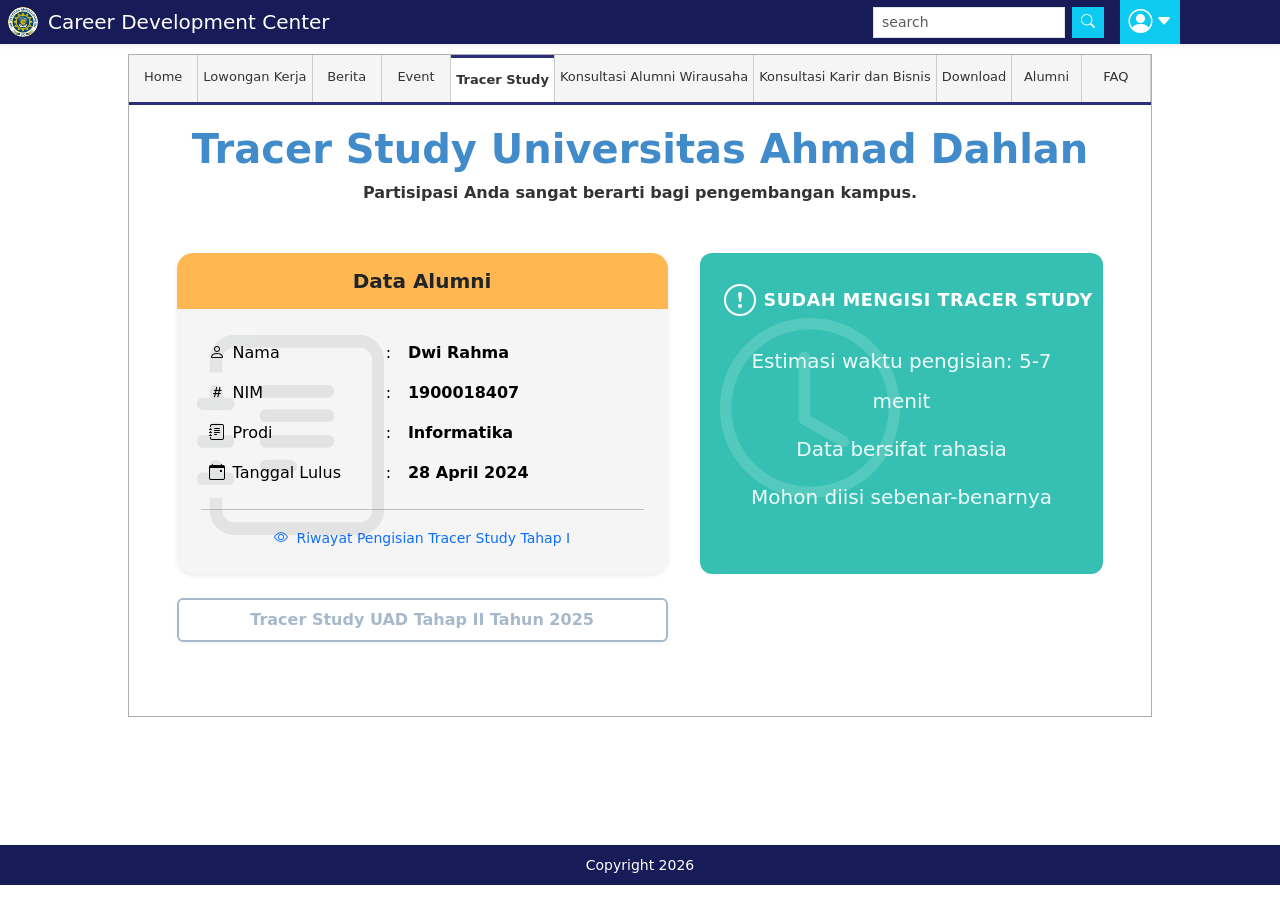
<file: tracer_success.html>
<!DOCTYPE html>
<html lang="en">

<head>
    <meta charset="UTF-8">
    <meta name="viewport" content="width=device-width, initial-scale=1.0">
    <title>Tracer Study UAD Tahap II</title>
    <link rel="preconnect" href="https://fonts.googleapis.com">
    <link rel="preconnect" href="https://fonts.gstatic.com" crossorigin>
    <link href="https://fonts.googleapis.com/css2?family=Libre+Baskerville:ital,wght@0,400;0,700;1,400&family=Open+Sans:ital,wght@0,300..800;1,300..800&display=swap" rel="stylesheet">
    <link href="https://cdn.jsdelivr.net/npm/bootstrap@5.3.0/dist/css/bootstrap.min.css" rel="stylesheet">
    <link rel="stylesheet" href="https://cdn.jsdelivr.net/npm/bootstrap-icons@1.11.0/font/bootstrap-icons.css">
    <link rel="stylesheet" href="style.css">
</head>

<body>
    <!-- navigation bar cdc -->
    <nav class="navbar custom-navbar shadow-sm p-0 navbar-expand-lg">
        <div class="container-fluid p-0 ps-2">
            <a class="navbar-brand text-white d-flex align-items-center" href="#">
                <img src="asset/Logo-UAD-Berwarna.png" alt="logo" class="navbar-logo">
                <span class="fw-light d-none d-md-inline">Career Development Center</span>
                <span class="fw-light d-inline d-md-none">CDC</span>
            </a>

            <button class="navbar-toggler border-0 d-md-none me-3 my-custom-toggler" type="button" data-bs-toggle="collapse" style="background-color: #25CCF7;" data-bs-target="#navbarContent">
                <i class="bi bi-list text-white"></i>
            </button>

            <div class="d-flex align-items-center h-100 gap-3 d-none d-md-flex">
                <div class="input-group search-box">
                    <input type="text" class="form-control form-control-sm rounded-0" placeholder="search">
                    <button class="btn btn-info btn-sm text-white rounded-0" type="button"><i class="bi bi-search"></i></button>
                </div>
                <div class="profile-dropdown bg-info rounded-cube px-2 py-1 d-flex align-items-center gap-1">
                    <i class="bi bi-person-circle text-white fs-4"></i>
                    <i class="bi bi-caret-down-fill text-white"></i>
                </div>
            </div>
        </div>
    </nav>

    <div class="container-tab">
        <!-- menu bar cdc -->
        <div class="collapse navbar-collapse" id="navbarContent">
            <div class="menu-bar">
                <ul class="menu-list">
                    <li class="nav-item"><a href="#">Home</a></li>
                    <li class="nav-item"><a href="#">Lowongan Kerja</a></li>
                    <li class="nav-item"><a href="#">Berita</a></li>
                    <li class="nav-item"><a href="#">Event</a></li>
                    <li class="nav-item"><a class="active" href="#">Tracer Study</a></li>
                    <li class="nav-item"><a href="#">Konsultasi Alumni Wirausaha</a></li>
                    <li class="nav-item"><a href="#">Konsultasi Karir dan Bisnis</a></li>
                    <li class="nav-item"><a href="#">Download</a></li>
                    <li class="nav-item"><a href="#">Alumni</a></li>
                    <li class="nav-item"><a href="#">FAQ</a></li>
                </ul>
            </div>
        </div>
        <div class="text-center mb-5">
            <h1 class="text-primary-dark fw-bold" style="color: #428BCA">Tracer Study Universitas Ahmad Dahlan</h1>
            <p class="fw-bold" style="color: #333333">Partisipasi Anda sangat berarti bagi pengembangan kampus.</p>
        </div>

        <!-- bagian card -->
        <div class="row row-cols-1 row-cols-md-2 g-4 justify-content-center mb-4">
            <div class="col-md-6 px-3">
                <!-- card data alumni -->
                <div class="card h-100 border-0 shadow-sm rounded-4 overflow-hidden" style="background-color: #f5f5f5">
                    <div class="card-header border-0 py-3 text-center" style="background-color: #ffb752;">
                        <h5 class="mb-0 fw-bold">Data Alumni</h5>
                    </div>
                    <div class="card-body p-4 position-relative">
                        <i class="bi bi-journal-text position-absolute" style="font-size: 200px; left: 20px; top: 50%; opacity: 0.08; z-index: 0; pointer-events: none; transform: translateY(-50%);"></i>
                        <table class="table table-borderless position-relative mb-0" style="z-index: 1; background-color: transparent;">
                            <tr style="background: transparent;">
                                <td width="40%" class="text-nowrap" style="background: transparent;"><i class="bi bi-person me-2"></i>Nama</td>
                                <td width="5%" style="background: transparent;">:</td>
                                <td class="fw-bold" style="background: transparent;">Dwi Rahma</td>
                            </tr>
                            <tr>
                                <td class="text-nowrap" style="background-color: transparent;"><i class="bi bi-hash me-2"></i>NIM</td>
                                <td style="background: transparent;">:</td>
                                <td class="fw-bold" style="background: transparent;">1900018407</td>
                            </tr>
                            <tr>
                                <td class="text-nowrap" style="background-color: transparent;"><i class="bi bi-journal-text me-2"></i>Prodi</td>
                                <td style="background: transparent;">:</td>
                                <td class="fw-bold" style="background: transparent;">Informatika</td>
                            </tr>
                            <tr>
                                <td class="text-nowrap" style="background-color: transparent;"><i class="bi bi-calendar-event me-2"></i>Tanggal Lulus</td>
                                <td style="background: transparent;">:</td>
                                <td class="fw-bold" style="background: transparent">28 April 2024</td>
                            </tr>
                        </table>
                        <hr>
                        <div class="text-center">
                            <a href="#" class="text-decoration-none small text-primary">
                                <i class="bi bi-eye me-1"></i> Riwayat Pengisian Tracer Study Tahap I
                            </a>
                        </div>
                    </div>
                </div>
            </div>
            <!-- card informasi tracer study -->
            <div class="col-md-5 px-3">
                <div class="card h-100 border-0 text-white position-relative overflow-hidden" style="background-color: #36C0B3; border-radius: 12px;">
                    <i class="bi bi-clock position-absolute" style="font-size: 180px; left: 5%; top: 50%; transform: translateY(-50%); opacity: 0.15; z-index: 0; pointer-events: none;"></i>
                    <div class="card-body p-4 position-relative" style="z-index: 1;">
                        <div class="d-flex align-items-center gap-2 mb-3">
                            <i class="bi bi-exclamation-circle fs-2"></i>
                            <span class="tracer-title text-md-nowrap text-md-wrap fw-bold fs-md-6" style="letter-spacing: 0.03em; white-space: nowrap; font-size: 1.1rem;">SUDAH MENGISI TRACER STUDY</span>
                        </div>
                        <div class="text-center d-flex flex-column gap-2" style="opacity: 0.92; font-size: 20px; line-height: 2; font-weight: 100;">
                            <p class="mb-0">Estimasi waktu pengisian: 5-7 menit</p>
                            <p class="mb-0">Data bersifat rahasia</p>
                            <p class="mb-0">Mohon diisi sebenar-benarnya</p>
                        </div>
                    </div>
                </div>
            </div>
        </div>

        <div class="row g-4 justify-content-center mb-4">
            <div class="tracer-button col-md-6 px-3">
                <button href="tracer_form1.html" class="btn-tracer rounded-2 p-2 text-center d-block shadow-sm" disabled>
                    <span class="mb-0 fw-bold d-block">Tracer Study UAD Tahap II Tahun 2025</span>
                </button>
            </div>
            <div class="col-md-5 d-none d-md-block"></div>
        </div>
        <div style="height: 50px;"></div>
    </div>

    <div style="height: 70px;"></div>
    <footer class="footer mt-5 py-2 text-center text-white" style="background-color: #171b58;">
        <div class="container">
            <span class="small">Copyright 2026</span>
        </div>
    </footer>
    <script src="https://cdn.jsdelivr.net/npm/bootstrap@5.3.0/dist/js/bootstrap.bundle.min.js"></script>
</body>

</html>
</file>
<file: style.css>
.libre-baskerville {
    font-family: "Libre Baskerville", serif;
    font-weight: 400;
    font-style: normal;
}

.text-primary-dark {
    margin-top: 20px;
    color: #428BCA;
}

/* navbar */
.custom-navbar {
    background-color: #171b58;
    padding-left: 5px;
}

.navbar-logo {
    width: 30px;
    height: 30px;
    margin-right: 10px;
    border-radius: 50%;
    object-fit: contain;
}

.profile-dropdown {
    margin-right: 100px;
    padding: 0 8px;
}

.search-box .form-control {
    margin-right: 8px;
}

/* menu bar */
.container-tab {
    width: 80%;
    border: 1px solid #AEAEAE;
    margin: 10px auto;
    padding: 0;
    overflow: hidden;
}

.menu-bar {
    background-color: #f5f5f5;
    border-bottom: 3px solid #2b2f77;
    width: 100%;
}

.menu-list {
    display: flex;
    margin: 0;
    padding: 0;
    list-style: none;
    width: 100%;
}

.menu-list li {
    flex: 1;
    text-align: center;
    border-right: 1px solid #ccc;
    display: flex;
}

.menu-list a {
    display: block;
    width: 100%;
    padding: 12px 5px;
    text-decoration: none;
    color: #333;
    font-size: 13px;
    white-space: nowrap;
    transition: background 0.2s;
}

.menu-list a:hover {
    background-color: #eaeaea;
}

.menu-list a.active {
    border-top: 4px solid #2b2f77;
    background-color: #fff;
    font-weight: 600;
    margin-top: -1px;
}

/* stepper progress */
.stepper-container {
    display: flex;
    justify-content: center;
    position: relative;
    padding: 20px 0;
    max-width: 600px;
    margin: 0 auto;
}

.stepper-line,
.stepper-line-progress {
    position: absolute;
    top: 40px;
    height: 8px;
    z-index: 0;
}

.stepper-line {
    left: 50%;
    transform: translateX(-50%);
    width: 75%;
    background: linear-gradient(to bottom, #ccc 0%, #ccc 15%, transparent 15%, transparent 35%, #ccc 35%, #ccc 65%, transparent 65%, transparent 85%, #ccc 85%, #ccc 100%);
}

.stepper-line-progress {
    left: 12.5%;
    background: linear-gradient(to bottom, #28A745 0%, #28A745 15%, transparent 15%, transparent 35%, #28A745 35%, #28A745 65%, transparent 65%, transparent 85%, #28A745 85%, #28A745 100%);
    transition: width 0.3s ease;
}

.step-item {
    position: relative;
    z-index: 1;
    flex: 1;
    text-align: center;
}

.step-circle {
    width: 40px;
    height: 40px;
    border-radius: 50%;
    background-color: #bdbdbd;
    color: #333;
    display: flex;
    align-items: center;
    justify-content: center;
    margin: 0 auto 8px;
    font-weight: bold;
    border: 2px solid #fff;
    outline: 2px solid #B9B9B9;
    box-shadow: inset 0 2px 4px rgba(0, 0, 0, 0.1);
}

.step-item.active .step-circle {
    background: linear-gradient(180deg, #85E085 0%, #28A745 100%);
    color: white;
    outline: 2px solid #1DB139;
}

.step-label {
    font-size: 11px;
    font-weight: bold;
    color: #a5a5a5;
    line-height: 1.2;
}

.step-item.active .step-label {
    color: #48b12f;
}

/* accordion */
.custom-accordion .accordion-item {
    border: 1px solid #919191;
    background-color: #D9D9D9;
    border-radius: 8px !important;
    overflow: hidden;
    margin-bottom: 12px;
    transition: border-color 0.3s ease, background-color 0.3s ease;
}

.accordion-header{
    margin-bottom: 3px;
}

.custom-accordion .accordion-button {
    background-color: #D9D9D9;
    color: #000;
    font-size: 14px;
    font-weight: 500;
    padding: 10px 20px 10px 20px !important;
    box-shadow: none !important;
    transition: background-color 0.3s ease, color 0.3s ease;
}

.custom-accordion .accordion-body {
    padding: 0px 20px 10px 20px !important;
    background-color: transparent;
    margin-top: 0px !important;
}

.custom-accordion .form-check {
    padding-left: 1.5em;
    margin-left: 0;
    font-size: small;
    margin-top: 0 !important;
}

.custom-accordion .accordion-collapse {
    transition: height 0.35s ease, background-color 0.3s ease;
    border-top: none !important;
}

/* accordion saat dibuka */
.custom-accordion .accordion-item:has(.accordion-button:not(.collapsed)),
.custom-accordion .accordion-item.is-answered {
    background-color: #E5F3FF !important;
    border: 1px solid #171B58 !important;
}

.custom-accordion .accordion-item.is-answered {
    border: 1px solid #171B58 !important;
}

.custom-accordion .accordion-button:not(.collapsed),
.custom-accordion .accordion-item.is-answered .accordion-button {
    background-color: #E5F3FF !important;
    color: #000 !important;
    border-bottom: none !important;
}

.custom-accordion .accordion-collapse.show {
    background-color: #E5F3FF !important;
}

.custom-accordion .accordion-collapse.show .accordion-body {
    background-color: #E5F3FF !important;
    padding-top: 0px !important; 
}

/* warna arrow */
.custom-accordion .accordion-button:not(.collapsed)::after,
.custom-accordion .accordion-item.is-answered .accordion-button::after {
    filter: brightness(0) saturate(100%)
            invert(11%) sepia(62%) saturate(1700%)
            hue-rotate(220deg) brightness(80%) contrast(120%);
}

.custom-accordion .accordion-button:focus {
    box-shadow: none !important;
}

.info-text-box{
    margin-top: 120px;
    margin-bottom: 120px;
    font-size: 18px;
    color: #111;
    line-height: 1.6;
}

button.btn-tracer:disabled {
    opacity: 0.6 !important;
    cursor: not-allowed !important;
    pointer-events: none !important;
    filter: grayscale(40%);
    
}



@keyframes shake {
    0% { transform: translateX(0); }
    20% { transform: translateX(-6px); }
    40% { transform: translateX(6px); }
    60% { transform: translateX(-4px); }
    80% { transform: translateX(4px); }
    100% { transform: translateX(0); }
}

.accordion-item.shake {
    animation: shake 0.35s ease;
    border: 1px solid #dc3545 !important;
}

/* custom radio */
.question-container {
    margin-left: 10%;
    padding-left: 50px;
}

.custom-circle-radio {
    position: absolute;
    width: 32px !important;
    height: 32px !important;
    margin: 0 !important;
    cursor: pointer;
    appearance: none;
    -webkit-appearance: none;
    border: 1px solid #ccc !important;
    border-radius: 50% !important;
    background-color: white;
    z-index: 1;
    transition: all 0.2s ease;
}

.custom-circle-radio:checked {
    background-color: #5D9CEC !important;
    border-color: #5D9CEC !important;
}

.custom-radio-label {
    position: relative;
    z-index: 2;
    cursor: pointer;
    font-size: 13px;
    color: #666;
    margin: 0;
    padding: 0;
    pointer-events: none;
    display: flex;
    align-items: center;
    justify-content: center;
}

/* button */
.btn-tracer {
    background-color: transparent;
    color: #578EBE;
    border: 2px solid #578EBE; 
    text-decoration: none;
    transition: all 0.3s ease;
    display: block;
    width: 100%;
}

.btn-tracer:hover {
    background-color: #578EBE; 
    color: #ffffff !important;  
    border-color: #578EBE;
}

.btn-tracer span {
    color: inherit; 
}

.btn-next {
    background: linear-gradient(to right, #428bca, #5ba9f7);
    color: white !important;
    padding: 6px 18px;
    border-radius: 6px;
    border: none;
    font-size: 15px;
    transition: opacity 0.2s;
}

.btn-next:hover {
    opacity: 0.9;
    color: white !important;
}

.btn-next.is-disabled {
    pointer-events: disable;
    opacity: 0.5;
    background-color: #cccccc !important; 
    cursor: not-allowed;
    color: white !important;
}

#error-message {
    font-weight: 600;
    transition: opacity 0.3s ease;
}

.btn-next.disabled, 
.btn-next[disabled] {
    background-color: #cccccc !important; 
    border-color: #cccccc !important;
    cursor: not-allowed !important; 
    opacity: 0.6; 
    pointer-events: auto; 
}

.form-check-input {
    border: 1px solid #747474 !important; 
    cursor: pointer; 
}

.likert-radio{
    width: 19px;
    height: 19px;
    border: 2px solid #747474 !important; 
    cursor: pointer;
    margin: 0 auto;
    transition: all 0.2s ease;
}

.form-check-input:checked {
    background-color: #61B6FF; 
    border-color: #61B6FF !important;
}

.table th:not(.kompetensi-title) {
    text-align: center;
}

#result {
    display: none;
}

.step-item.completed .step-circle{
    background: linear-gradient(180deg, #85E085 0%, #28A745 100%);
    color: white;
    outline: 2px solid #1DB139;
    font-size: 0;
}

.step-item.completed .step-circle::before{
    content: "\f26e";
    font-family: "bootstrap-icons" !important;
    font-size: 1.2rem;
    display: inline-block;
}

.step-item.completed .step-label{
    color: #56b668 !important;
}

.custom-number::-webkit-inner-spin-button,
.custom-number::-webkit-outer-spin-button {
    opacity: 1;
    height: 35px;
    width: 20px;
    cursor: pointer;
}

.other-radio, .input-field{
    border: 1px solid #BCBCBC;
}

#companyName::placeholder{
    color: #979797;
}

.input-field{
    border: 1px solid #BCBCBC; 
}

.custom-number{
    width: 70px;
}

.text-success{
    font-size: 4rem !important;
}

.btn-edit{
    background: linear-gradient(to right, #428bca, #5ba9f7);
    color: white;
    border: none;
    border-radius: 6px;
    padding: 6px 18px;
}


/* agar responsive */
@media (max-width: 768px) {
    .question-container {
        margin-left: 20px;
        padding-left: 10px;
    }
}

@media (min-width: 992px) {
    #navbarContent {
        display: block !important; 
    }
    
    .navbar-toggler {
        display: none !important;
    }

    .navbar-collapse.collapse {
        display: block !important; 
    }
    .navbar-toggler {
        display: none !important;
    }
}

/* tampilan mobile */
@media (max-width: 991px) {
    #navbarContent {
        position: absolute; 
        top: 60px;          
        left: 0;
        width: 100%;
        z-index: 9999;      
        background-color: #fff;
        box-shadow: 0 4px 6px rgba(0,0,0,0.1); 
    }
    .menu-bar {
        background-color: #f5f5f5;
        border-bottom: none !important; 
        width: 100%;
    }
    
    .menu-list {
        display: flex !important;
        flex-direction: column !important;
    }

    .menu-list li {
        width: 100%;
        border-bottom: 1px solid #dee2e6df;
        background-color: #f5f5f5;
    }

    .menu-list li a.active {
        background-color: #ffffff !important;
        color: #428BCA !important;
        border-top: none !important;
    }

    .menu-list a {
        text-align: left !important;
        padding: 15px 20px !important;
    }

    .text-primary-dark{
        font-size: 1.3rem !important; 
        margin-top: 15px !important;
        line-height: 1.2;
    }

    .container-tab {
        width: 100%;      
        padding-left: 5px;
        padding-right: 5px;
        height: 770px;
    }

    .tracer-form1{
        height: 560px;
    }

    .tracer-form2{
        height: 100%;
    }

    .tracer-form3{
        height: 1200px;
    }

    .tracer-form4{
        height: 100%;
    }

    .d-flex.justify-content-end {
        padding-right: 15px !important; 
    }

    .btn-next {
        width: 40px;
        height: 40px;
        border-radius: 50% !important;
        padding: 0 !important;
        width: 40px;
        height: 40px;
        border-radius: 50% !important;
        padding: 0 !important;
        display: flex;
        align-items: center;
        justify-content: center;
        margin-right: 10px;
    }

    .btn-back {
        width: 40px;
        height: 40px;
        border-radius: 50% !important;
        padding: 0 !important;
        background-color: #A9A9A9; 
        color: white;              
        border: none;
        display: flex;
        align-items: center;
        justify-content: center;
        transition: background-color 0.2s;
        margin-left: 10px;
    }

    .btn-back i, .btn-next i {
        margin: 0 !important;
        font-size: 1.2rem;
    }

    .btn-next i {
        margin: 0 !important;
    }

    .container-tab .text-center p {
        font-size: 0.9rem !important; 
        padding: 0 15px; 
    }

    .row.g-4 {
        margin-bottom: 1.5rem !important;
    }

    .card-body {
        padding: 1rem !important;
    }

    .fs-5 {
        font-size: 1.1rem !important;
    }

    .table td {
        font-size: 0.9rem !important;
        
    }

    .table td.text-nowrap {
        max-width: 100px;
        overflow: hidden;
        text-overflow: ellipsis;
    }

    .text-center a{
        font-size: 0.7rem;
    }

    .tracer-title{
        font-size: 0.75rem !important; 
        line-height: 1.4;             
        display: block;
    }

    .tracer-button a{
        font-size: 0.85rem;
    }

    h2.fw-bold {
        font-size: 1.2rem !important;
    }

    .text-success{
        font-size: 3rem;
    }

    .btn-edit{
        font-size: 0.8rem;
        padding: 5px 10px;
    }
}
</file>
